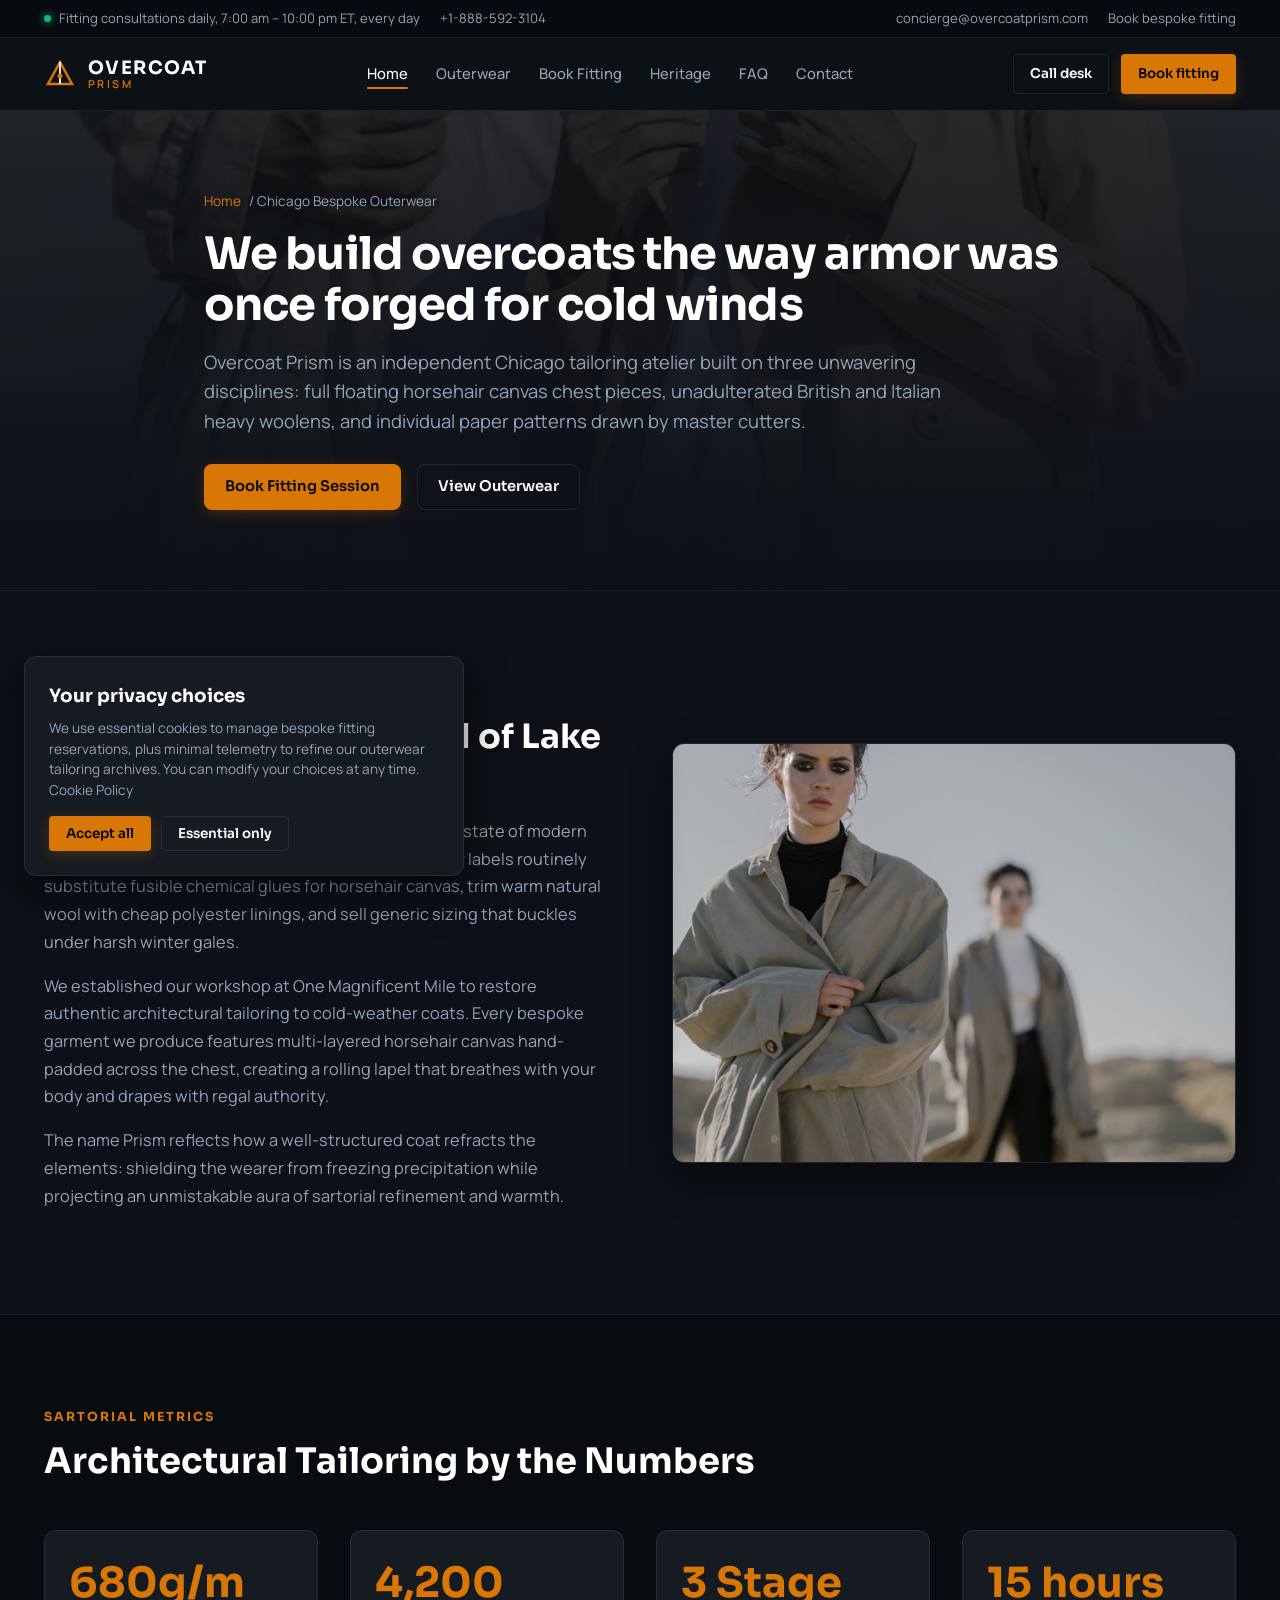
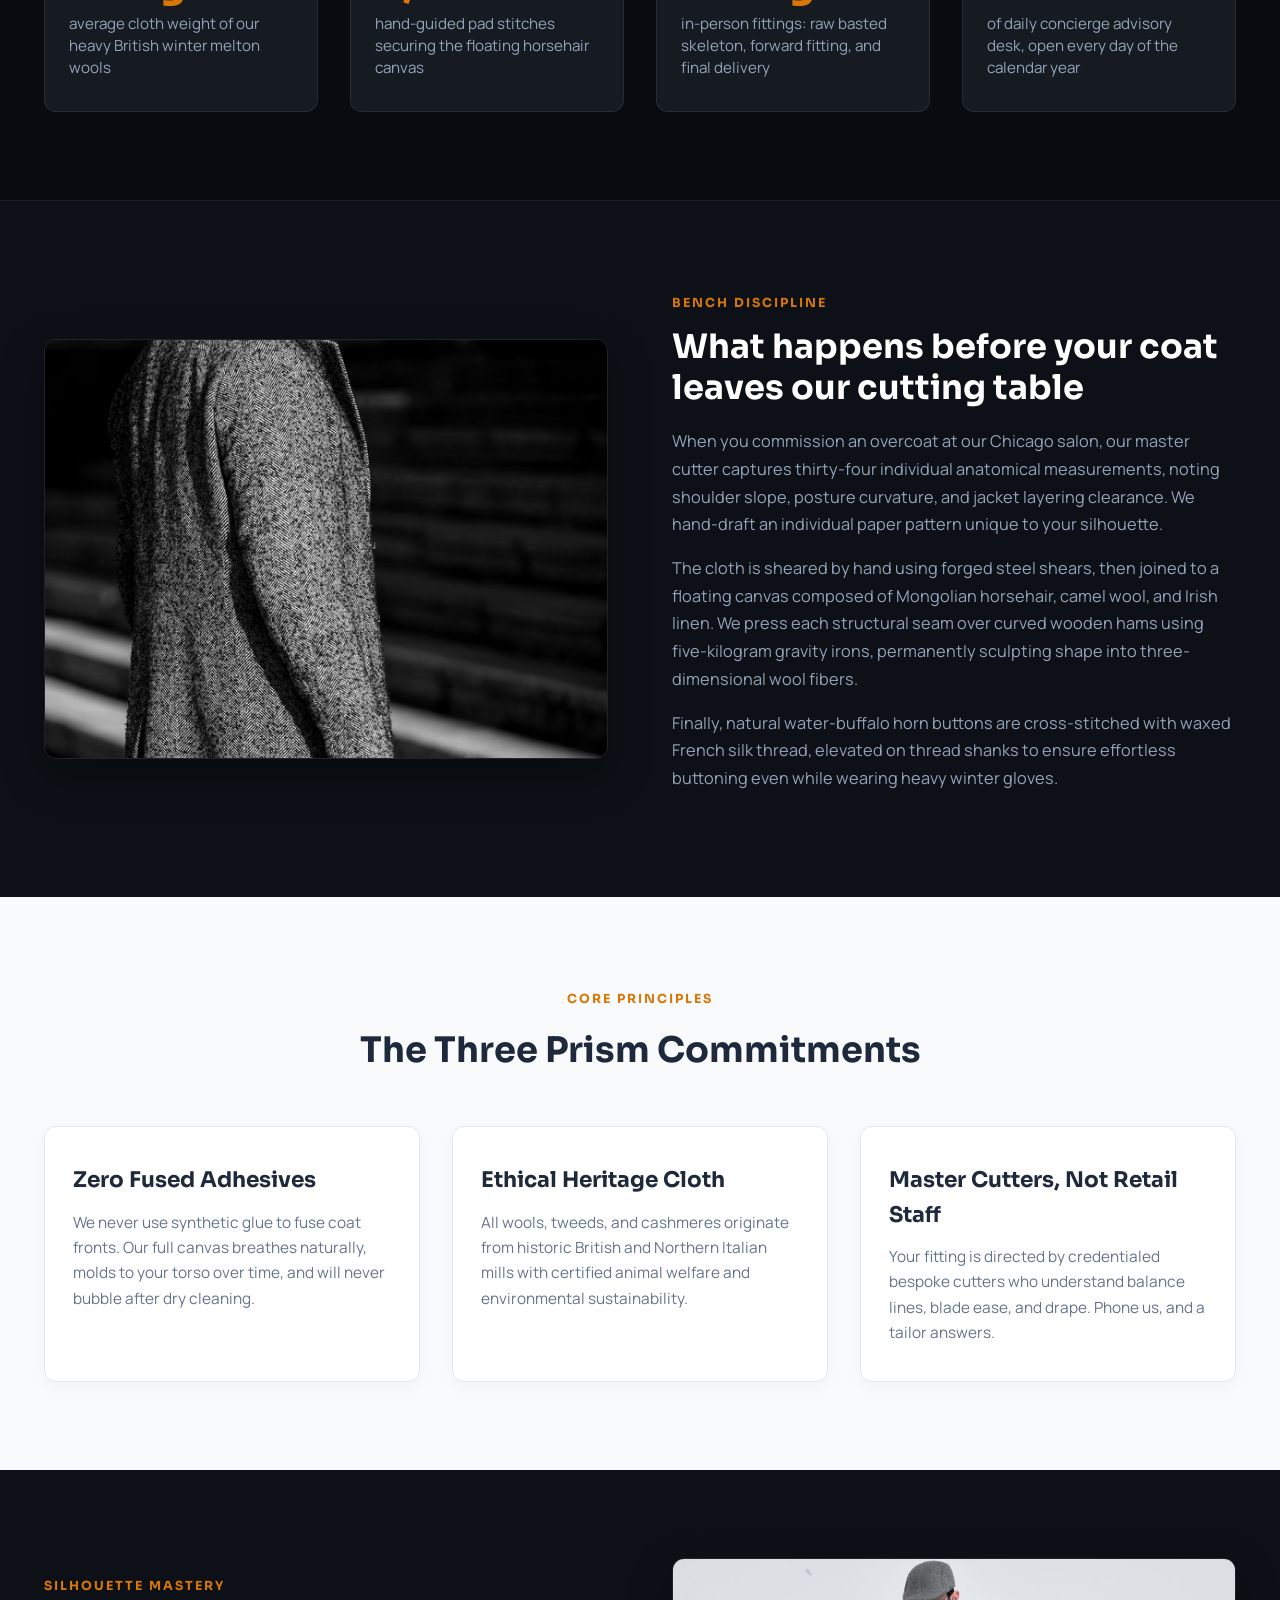
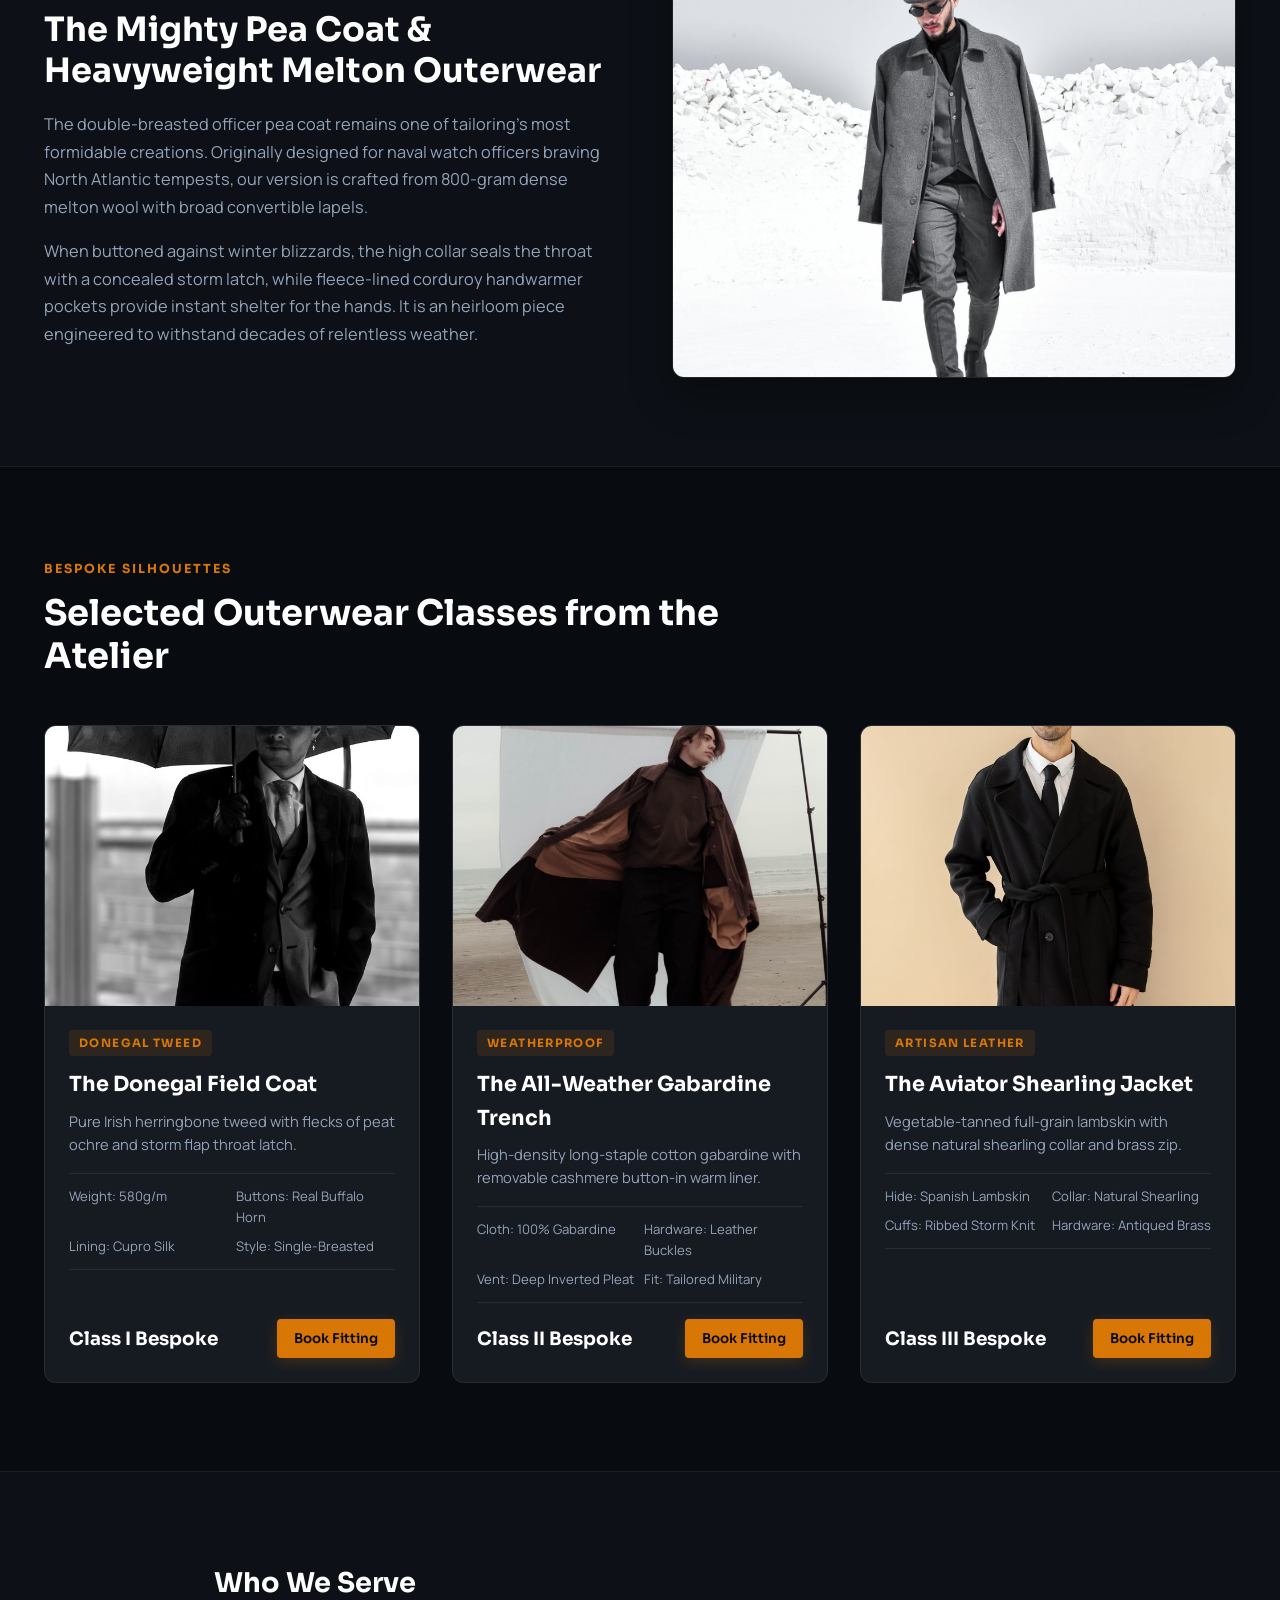
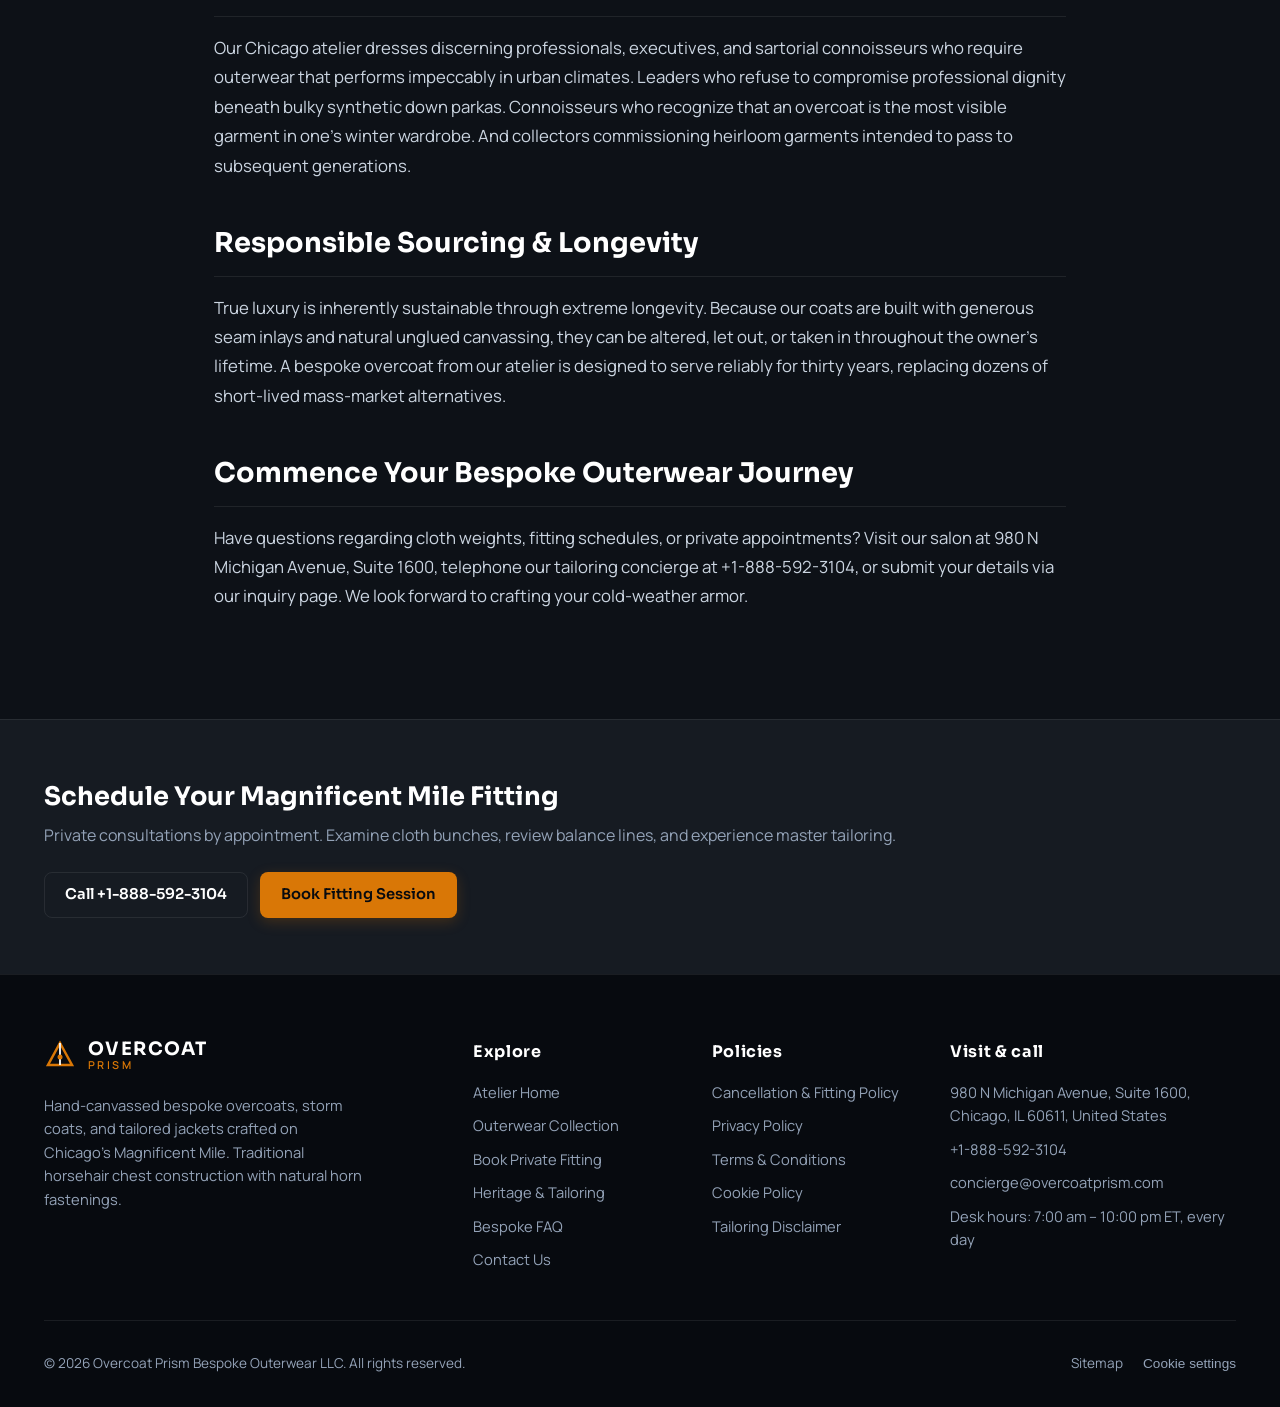
<file: index.html>
<!DOCTYPE html>
<html lang="en">
<head>
<meta charset="utf-8">
<meta name="viewport" content="width=device-width, initial-scale=1">
<title>Overcoat Prism | Bespoke Winter Overcoats &amp; Tailored Jackets Chicago</title>
<meta name="description" content="Discover Overcoat Prism: Chicago's premier bespoke outerwear atelier. Hand-canvassed melton wool greatcoats, cashmere balmacaans, and storm jackets.">
<meta name="robots" content="index, follow">
<link rel="canonical" href="https://overcoatprism.com/index.html">
<meta property="og:type" content="website">
<meta property="og:site_name" content="Overcoat Prism">
<meta property="og:title" content="Overcoat Prism | Bespoke Winter Overcoats &amp; Tailored Jackets">
<meta property="og:description" content="Handcrafted bespoke outerwear, storm overcoats, and wool tailoring from our Chicago Magnificent Mile atelier.">
<meta property="og:url" content="https://overcoatprism.com/index.html">
<meta property="og:image" content="https://overcoatprism.com/assets/images/overcoatprism_asset_1.jpg">
<meta name="theme-color" content="#0D1117">
<link rel="preconnect" href="https://fonts.googleapis.com">
<link rel="preconnect" href="https://fonts.gstatic.com" crossorigin>
<link href="https://fonts.googleapis.com/css2?family=Manrope:wght@400;500;600;700&family=Sora:wght@500;600;700&display=swap" rel="stylesheet">
<link rel="stylesheet" href="assets/css/style.css">
<!-- Google tag (gtag.js) -->
<script async src="https://www.googletagmanager.com/gtag/js?id=G-0LY0HY7L01"></script>
<script>
  window.dataLayer = window.dataLayer || [];
  function gtag(){dataLayer.push(arguments);}
  gtag('js', new Date());
  gtag('config', 'G-0LY0HY7L01');
</script>
</head>
<body>
<a class="skip" href="#main">Skip to content</a>
<div class="utility"><div class="wrap">
  <div class="u-left"><span><span class="dot" aria-hidden="true"></span>Fitting consultations daily, 7:00 am – 10:00 pm ET, every day</span><a href="tel:+18885923104">+1-888-592-3104</a></div>
  <div class="u-right"><a href="mailto:concierge@overcoatprism.com">concierge@overcoatprism.com</a><a href="booking.html">Book bespoke fitting</a></div>
</div></div>
<header class="site-header"><div class="wrap">
  <a class="brand" href="index.html" aria-label="Overcoat Prism home"><span class="brand-mark"><svg viewBox="0 0 32 32" aria-hidden="true"><polygon points="16,4 28,26 4,26" fill="none" stroke="#D97706" stroke-width="2.5"/><line x1="16" y1="4" x2="16" y2="26" stroke="#fff" stroke-width="1.8"/><circle cx="16" cy="18" r="2.5" fill="#D97706"/></svg></span><span class="brand-text"><strong>OVERCOAT</strong><span>PRISM</span></span></a>
  <nav class="main-nav" id="main-nav" aria-label="Main"><ul><li><a href="index.html" aria-current="page">Home</a></li><li><a href="products.html">Outerwear</a></li><li><a href="booking.html">Book Fitting</a></li><li><a href="about.html">Heritage</a></li><li><a href="faq.html">FAQ</a></li><li><a href="contact.html">Contact</a></li><li class="nav-only-mobile"><a href="booking.html">Book Fitting</a></li></ul></nav>
  <div class="header-cta"><a class="btn btn-ghost btn-sm" href="tel:+18885923104">Call desk</a><a class="btn btn-accent btn-sm" href="booking.html">Book fitting</a>
  <button class="nav-toggle" type="button" aria-label="Open menu" aria-controls="main-nav" aria-expanded="false"><span></span></button></div>
</div></header>
<main id="main">

<section class="page-hero">
  <img src="assets/images/overcoatprism_asset_1.jpg" alt="Man and woman in tailored camel wool overcoats posing in outdoor winter daylight" width="1400" height="900" fetchpriority="high">
  <div class="wrap">
    <nav class="crumbs" aria-label="Breadcrumb"><a href="index.html">Home</a> / Chicago Bespoke Outerwear</nav>
    <h1>We build overcoats the way armor was once forged for cold winds</h1>
    <p>Overcoat Prism is an independent Chicago tailoring atelier built on three unwavering disciplines: full floating horsehair canvas chest pieces, unadulterated British and Italian heavy woolens, and individual paper patterns drawn by master cutters.</p>
    <div style="display:flex;gap:16px;margin-top:28px;flex-wrap:wrap">
      <a class="btn btn-accent" href="booking.html">Book Fitting Session</a>
      <a class="btn btn-ghost" href="products.html">View Outerwear</a>
    </div>
  </div>
</section>

<section class="section">
  <div class="wrap split">
    <div>
      <span class="kicker">Atelier Genesis</span>
      <h2>Born from the bitter chill of Lake Michigan winds</h2>
      <p>Overcoat Prism was founded in response to the fragile state of modern commercial outerwear. High-street coats and designer labels routinely substitute fusible chemical glues for horsehair canvas, trim warm natural wool with cheap polyester linings, and sell generic sizing that buckles under harsh winter gales.</p>
      <p>We established our workshop at One Magnificent Mile to restore authentic architectural tailoring to cold-weather coats. Every bespoke garment we produce features multi-layered horsehair canvas hand-padded across the chest, creating a rolling lapel that breathes with your body and drapes with regal authority.</p>
      <p>The name Prism reflects how a well-structured coat refracts the elements: shielding the wearer from freezing precipitation while projecting an unmistakable aura of sartorial refinement and warmth.</p>
    </div>
    <img src="assets/images/overcoatprism_asset_2.jpg" alt="Bespoke tailored wool overcoat showing hand-sewn lapel pick stitching and structure" width="1000" height="667" loading="lazy">
  </div>
</section>

<section class="section section-dark">
  <div class="wrap">
    <div class="sec-head"><div class="intro"><span class="kicker">Sartorial Metrics</span><h2 style="color:#fff">Architectural Tailoring by the Numbers</h2></div></div>
    <div class="numbers">
      <div class="number"><b>680g/m</b><span>average cloth weight of our heavy British winter melton wools</span></div>
      <div class="number"><b>4,200</b><span>hand-guided pad stitches securing the floating horsehair canvas</span></div>
      <div class="number"><b>3 Stage</b><span>in-person fittings: raw basted skeleton, forward fitting, and final delivery</span></div>
      <div class="number"><b>15 hours</b><span>of daily concierge advisory desk, open every day of the calendar year</span></div>
    </div>
  </div>
</section>

<section class="section">
  <div class="wrap split">
    <img src="assets/images/overcoatprism_asset_3.jpg" alt="Master tailor fitting a structured cashmere jacket on canvas mannequin in atelier" width="1000" height="667" loading="lazy">
    <div>
      <span class="kicker">Bench Discipline</span>
      <h2>What happens before your coat leaves our cutting table</h2>
      <p>When you commission an overcoat at our Chicago salon, our master cutter captures thirty-four individual anatomical measurements, noting shoulder slope, posture curvature, and jacket layering clearance. We hand-draft an individual paper pattern unique to your silhouette.</p>
      <p>The cloth is sheared by hand using forged steel shears, then joined to a floating canvas composed of Mongolian horsehair, camel wool, and Irish linen. We press each structural seam over curved wooden hams using five-kilogram gravity irons, permanently sculpting shape into three-dimensional wool fibers.</p>
      <p>Finally, natural water-buffalo horn buttons are cross-stitched with waxed French silk thread, elevated on thread shanks to ensure effortless buttoning even while wearing heavy winter gloves.</p>
    </div>
  </div>
</section>

<section class="section section-white">
  <div class="wrap">
    <div class="sec-center"><span class="kicker">Core Principles</span><h2>The Three Prism Commitments</h2></div>
    <div class="values">
      <div class="value"><h3>Zero Fused Adhesives</h3><p>We never use synthetic glue to fuse coat fronts. Our full canvas breathes naturally, molds to your torso over time, and will never bubble after dry cleaning.</p></div>
      <div class="value"><h3>Ethical Heritage Cloth</h3><p>All wools, tweeds, and cashmeres originate from historic British and Northern Italian mills with certified animal welfare and environmental sustainability.</p></div>
      <div class="value"><h3>Master Cutters, Not Retail Staff</h3><p>Your fitting is directed by credentialed bespoke cutters who understand balance lines, blade ease, and drape. Phone us, and a tailor answers.</p></div>
    </div>
  </div>
</section>

<section class="section">
  <div class="wrap split">
    <div>
      <span class="kicker">Silhouette Mastery</span>
      <h2>The Mighty Pea Coat &amp; Heavyweight Melton Outerwear</h2>
      <p>The double-breasted officer pea coat remains one of tailoring's most formidable creations. Originally designed for naval watch officers braving North Atlantic tempests, our version is crafted from 800-gram dense melton wool with broad convertible lapels.</p>
      <p>When buttoned against winter blizzards, the high collar seals the throat with a concealed storm latch, while fleece-lined corduroy handwarmer pockets provide instant shelter for the hands. It is an heirloom piece engineered to withstand decades of relentless weather.</p>
    </div>
    <img src="assets/images/overcoatprism_asset_4.jpg" alt="Heavyweight charcoal melton wool pea coat with double-breasted horn button closure" width="1000" height="667" loading="lazy">
  </div>
</section>

<section class="section section-dark">
  <div class="wrap">
    <div class="sec-head"><div class="intro"><span class="kicker">Bespoke Silhouettes</span><h2 style="color:#fff">Selected Outerwear Classes from the Atelier</h2></div></div>
    <div class="jacket-grid">
      <div class="jacket-card">
        <img class="jacket-img" src="assets/images/overcoatprism_asset_5.jpg" alt="Tailored herringbone tweed overcoat draped over arm of client" loading="lazy">
        <div class="jacket-body">
          <span class="jacket-badge">Donegal Tweed</span>
          <h3>The Donegal Field Coat</h3>
          <p style="color:var(--text-muted);font-size:0.92rem">Pure Irish herringbone tweed with flecks of peat ochre and storm flap throat latch.</p>
          <div class="jacket-specs">
            <span>Weight: 580g/m</span>
            <span>Buttons: Real Buffalo Horn</span>
            <span>Lining: Cupro Silk</span>
            <span>Style: Single-Breasted</span>
          </div>
          <div class="jacket-footer">
            <span class="jacket-tier">Class I Bespoke</span>
            <a class="btn btn-accent btn-sm" href="booking.html">Book Fitting</a>
          </div>
        </div>
      </div>
      <div class="jacket-card">
        <img class="jacket-img" src="assets/images/overcoatprism_asset_6.jpg" alt="Classic trench coat with storm flap, buckled waist belt, and water-repellent gabardine" loading="lazy">
        <div class="jacket-body">
          <span class="jacket-badge">Weatherproof</span>
          <h3>The All-Weather Gabardine Trench</h3>
          <p style="color:var(--text-muted);font-size:0.92rem">High-density long-staple cotton gabardine with removable cashmere button-in warm liner.</p>
          <div class="jacket-specs">
            <span>Cloth: 100% Gabardine</span>
            <span>Hardware: Leather Buckles</span>
            <span>Vent: Deep Inverted Pleat</span>
            <span>Fit: Tailored Military</span>
          </div>
          <div class="jacket-footer">
            <span class="jacket-tier">Class II Bespoke</span>
            <a class="btn btn-accent btn-sm" href="booking.html">Book Fitting</a>
          </div>
        </div>
      </div>
      <div class="jacket-card">
        <img class="jacket-img" src="assets/images/overcoatprism_asset_7.jpg" alt="Handcrafted leather flight jacket with shearling fur collar and ribbed storm cuffs" loading="lazy">
        <div class="jacket-body">
          <span class="jacket-badge">Artisan Leather</span>
          <h3>The Aviator Shearling Jacket</h3>
          <p style="color:var(--text-muted);font-size:0.92rem">Vegetable-tanned full-grain lambskin with dense natural shearling collar and brass zip.</p>
          <div class="jacket-specs">
            <span>Hide: Spanish Lambskin</span>
            <span>Collar: Natural Shearling</span>
            <span>Cuffs: Ribbed Storm Knit</span>
            <span>Hardware: Antiqued Brass</span>
          </div>
          <div class="jacket-footer">
            <span class="jacket-tier">Class III Bespoke</span>
            <a class="btn btn-accent btn-sm" href="booking.html">Book Fitting</a>
          </div>
        </div>
      </div>
    </div>
  </div>
</section>

<section class="section">
  <div class="wrap" style="max-width:900px">
    <div class="prose">
      <h2>Who We Serve</h2>
      <p>Our Chicago atelier dresses discerning professionals, executives, and sartorial connoisseurs who require outerwear that performs impeccably in urban climates. Leaders who refuse to compromise professional dignity beneath bulky synthetic down parkas. Connoisseurs who recognize that an overcoat is the most visible garment in one's winter wardrobe. And collectors commissioning heirloom garments intended to pass to subsequent generations.</p>
      <h2>Responsible Sourcing &amp; Longevity</h2>
      <p>True luxury is inherently sustainable through extreme longevity. Because our coats are built with generous seam inlays and natural unglued canvassing, they can be altered, let out, or taken in throughout the owner's lifetime. A bespoke overcoat from our atelier is designed to serve reliably for thirty years, replacing dozens of short-lived mass-market alternatives.</p>
      <h2>Commence Your Bespoke Outerwear Journey</h2>
      <p>Have questions regarding cloth weights, fitting schedules, or private appointments? Visit our salon at 980 N Michigan Avenue, Suite 1600, telephone our tailoring concierge at <a href="tel:+18885923104">+1-888-592-3104</a>, or submit your details via our <a href="contact.html">inquiry page</a>. We look forward to crafting your cold-weather armor.</p>
    </div>
  </div>
</section>

<section class="section-tight" style="background:var(--surface);border-top:1px solid var(--surface-border)">
  <div class="wrap" style="display:flex;justify-content:space-between;align-items:center;flex-wrap:wrap;gap:24px">
    <div>
      <h3 style="font-family:var(--font-heading);font-size:1.6rem;color:#fff;margin-bottom:6px">Schedule Your Magnificent Mile Fitting</h3>
      <p style="color:var(--text-muted)">Private consultations by appointment. Examine cloth bunches, review balance lines, and experience master tailoring.</p>
    </div>
    <div style="display:flex;gap:12px">
      <a class="btn btn-ghost" href="tel:+18885923104">Call +1-888-592-3104</a>
      <a class="btn btn-accent" href="booking.html">Book Fitting Session</a>
    </div>
  </div>
</section>

</main>
<footer class="site-footer"><div class="wrap">
  <div class="f-top">
    <div>
      <a class="brand" href="index.html" aria-label="Overcoat Prism home"><span class="brand-mark"><svg viewBox="0 0 32 32" aria-hidden="true"><polygon points="16,4 28,26 4,26" fill="none" stroke="#D97706" stroke-width="2.5"/><line x1="16" y1="4" x2="16" y2="26" stroke="#fff" stroke-width="1.8"/><circle cx="16" cy="18" r="2.5" fill="#D97706"/></svg></span><span class="brand-text"><strong>OVERCOAT</strong><span>PRISM</span></span></a>
      <p class="f-about">Hand-canvassed bespoke overcoats, storm coats, and tailored jackets crafted on Chicago's Magnificent Mile. Traditional horsehair chest construction with natural horn fastenings.</p>
    </div>
    <div><h2>Explore</h2><ul>
      <li><a href="index.html">Atelier Home</a></li><li><a href="products.html">Outerwear Collection</a></li><li><a href="booking.html">Book Private Fitting</a></li>
      <li><a href="about.html">Heritage &amp; Tailoring</a></li><li><a href="faq.html">Bespoke FAQ</a></li><li><a href="contact.html">Contact Us</a></li></ul></div>
    <div><h2>Policies</h2><ul>
      <li><a href="cancellation-refund-policy.html">Cancellation &amp; Fitting Policy</a></li><li><a href="privacy-policy.html">Privacy Policy</a></li>
      <li><a href="terms-and-conditions.html">Terms &amp; Conditions</a></li><li><a href="cookie-policy.html">Cookie Policy</a></li>
      <li><a href="disclaimer.html">Tailoring Disclaimer</a></li></ul></div>
    <div><h2>Visit &amp; call</h2><ul>
      <li>980 N Michigan Avenue, Suite 1600, Chicago, IL 60611, United States</li>
      <li><a href="tel:+18885923104">+1-888-592-3104</a></li><li><a href="mailto:concierge@overcoatprism.com">concierge@overcoatprism.com</a></li>
      <li>Desk hours: 7:00 am – 10:00 pm ET, every day</li></ul></div>
  </div>
  <div class="f-bottom"><span>&copy; <span data-year>2026</span> Overcoat Prism Bespoke Outerwear LLC. All rights reserved.</span>
    <ul><li><a href="sitemap.xml">Sitemap</a></li><li><button class="link-btn" type="button" data-open-cookies>Cookie settings</button></li></ul></div>
</div></footer>
<div class="cookie" role="dialog" aria-labelledby="cookie-title" aria-live="polite">
  <h2 id="cookie-title">Your privacy choices</h2>
  <p>We use essential cookies to manage bespoke fitting reservations, plus minimal telemetry to refine our outerwear tailoring archives. You can modify your choices at any time. <a href="cookie-policy.html">Cookie Policy</a></p>
  <div class="row"><button class="btn btn-accent btn-sm" type="button" data-consent="all">Accept all</button><button class="btn btn-ghost btn-sm" type="button" data-consent="essential">Essential only</button></div>
</div>
<button class="to-top" type="button" aria-label="Back to top"><svg width="20" height="20" viewBox="0 0 24 24" fill="none" stroke="currentColor" stroke-width="2.5" aria-hidden="true"><path d="M12 19V5M5 12l7-7 7 7"/></svg></button>
<script src="assets/js/main.js" defer></script>
</body>
</html>
</file>
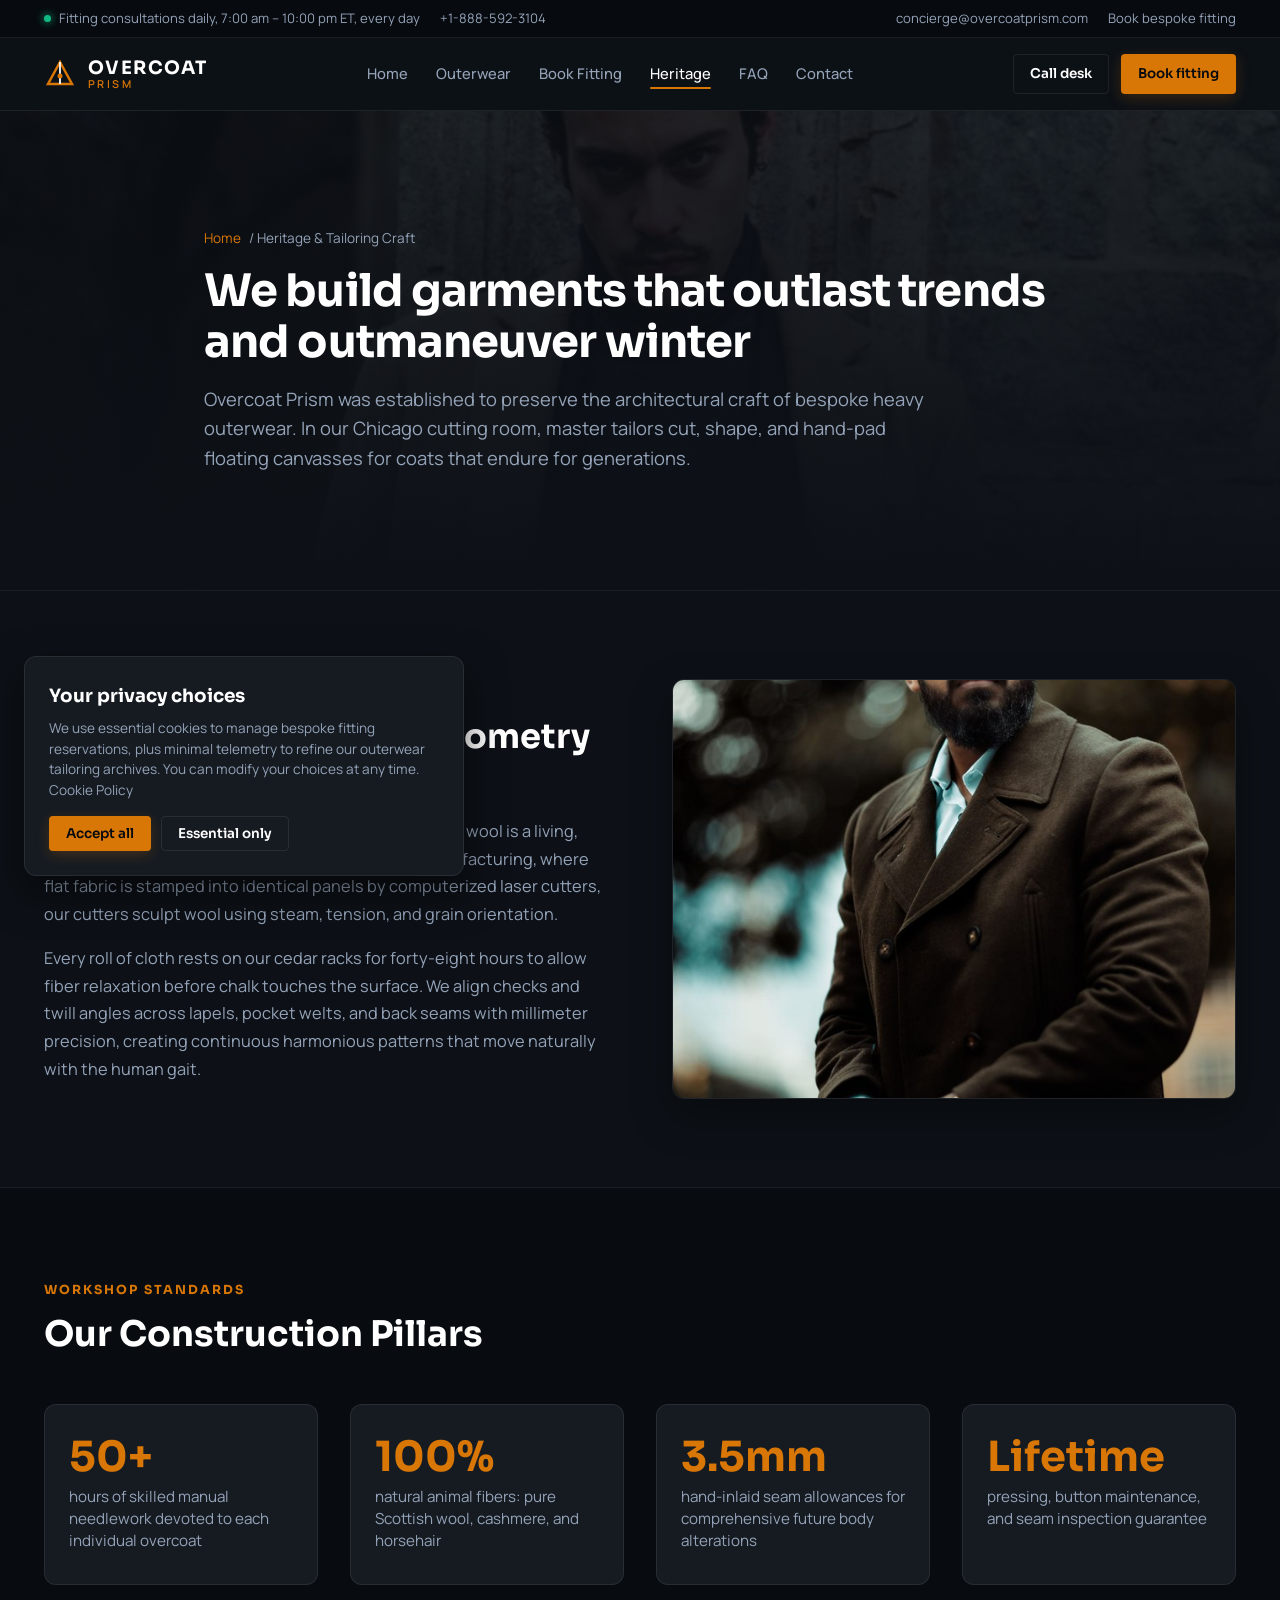
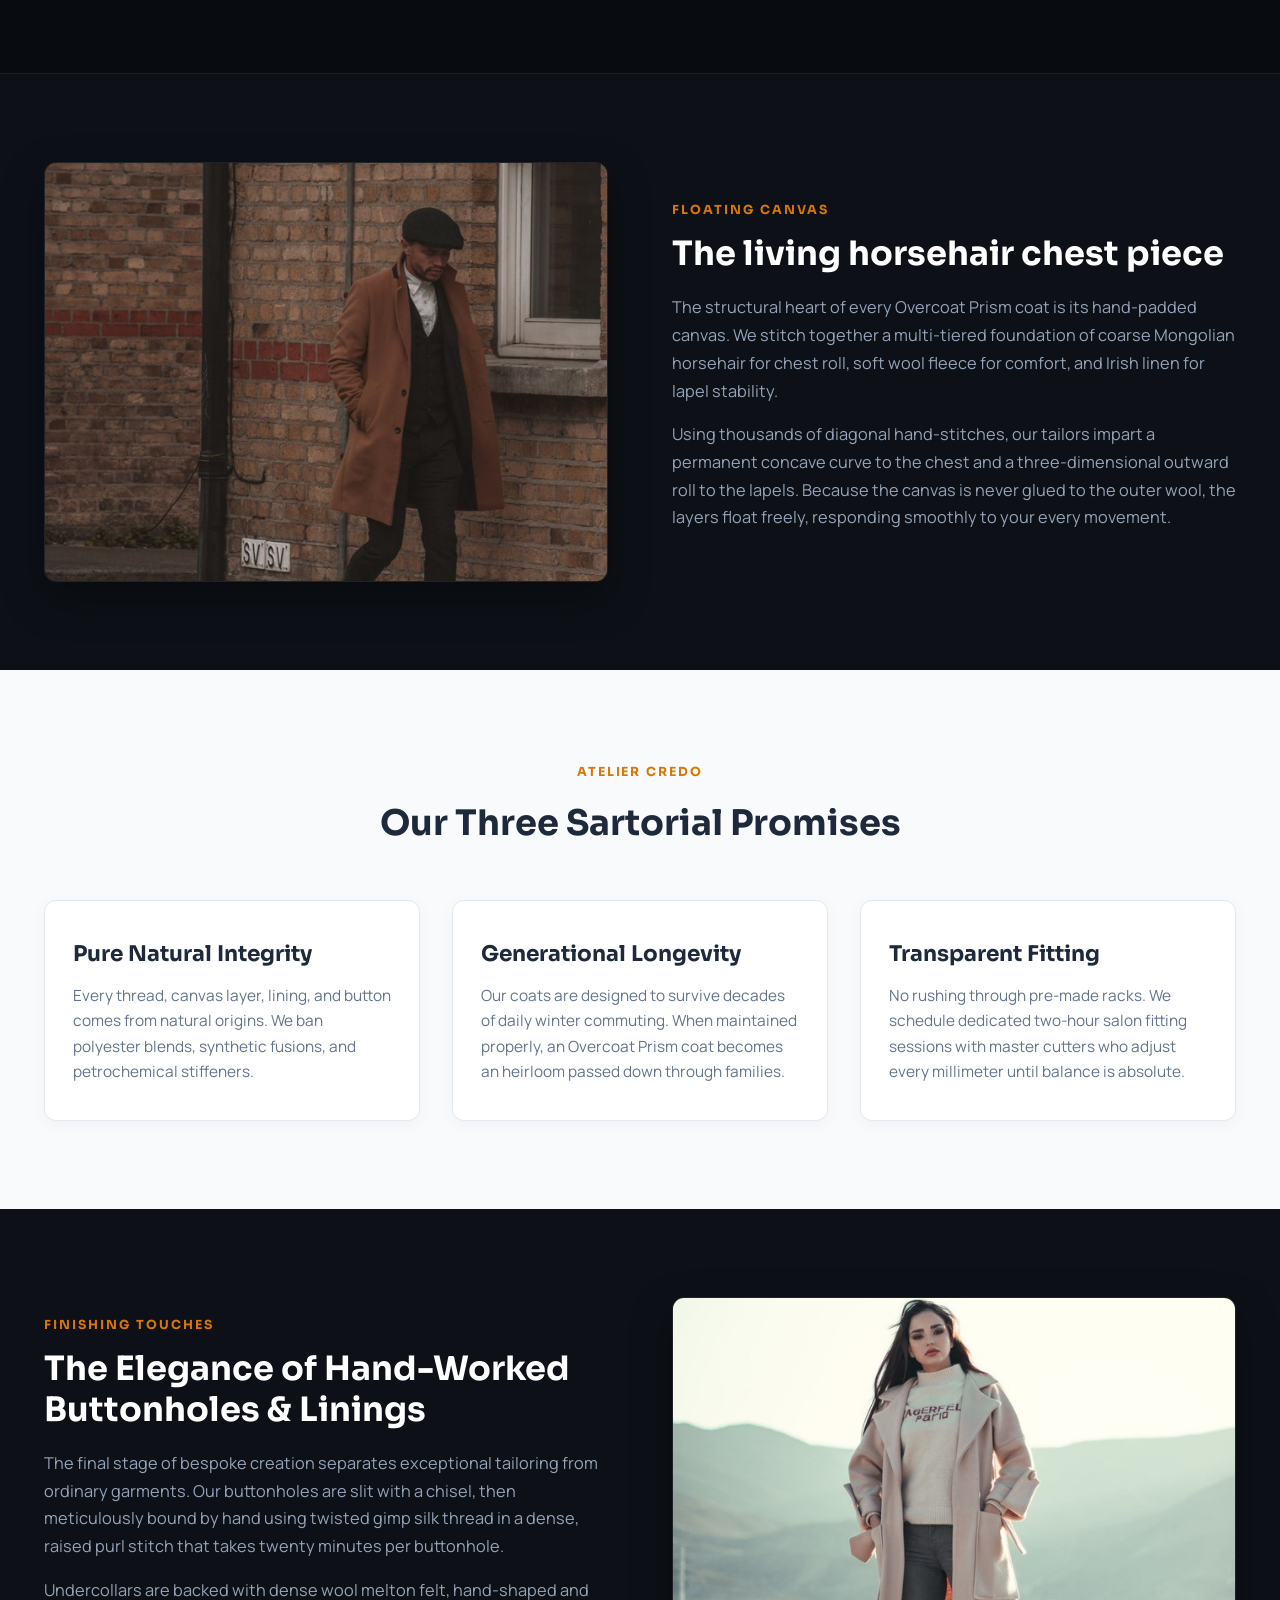
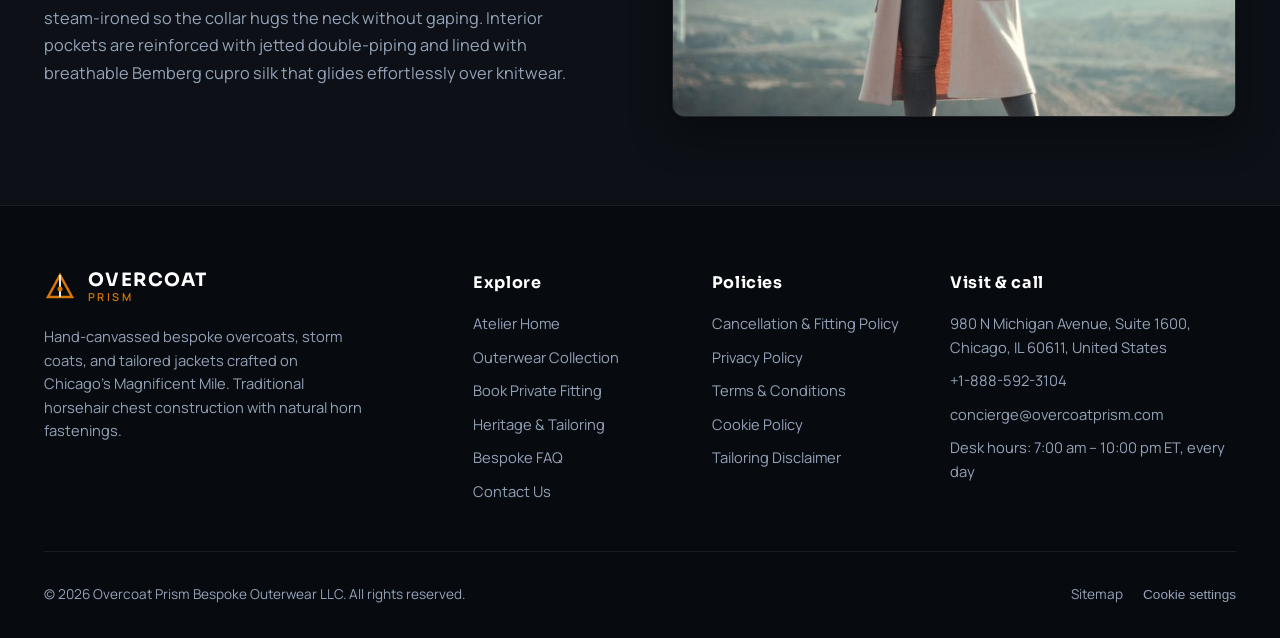
<file: about.html>
<!DOCTYPE html>
<html lang="en">
<head>
<meta charset="utf-8">
<meta name="viewport" content="width=device-width, initial-scale=1">
<title>Heritage &amp; Tailoring Craft | Overcoat Prism Chicago</title>
<meta name="description" content="Discover the bespoke tailoring heritage, floating horsehair canvas craftsmanship, and wool provenance of Overcoat Prism in Chicago.">
<meta name="robots" content="index, follow">
<link rel="canonical" href="https://overcoatprism.com/about.html">
<meta property="og:type" content="website">
<meta property="og:site_name" content="Overcoat Prism">
<meta property="og:title" content="Heritage &amp; Tailoring Craft | Overcoat Prism">
<meta property="og:description" content="Learn about our Chicago bespoke tailoring workshop, British wool provenance, and hand-canvassed overcoats.">
<meta property="og:url" content="https://overcoatprism.com/about.html">
<meta property="og:image" content="https://overcoatprism.com/assets/images/overcoatprism_asset_8.jpg">
<meta name="theme-color" content="#0D1117">
<link rel="preconnect" href="https://fonts.googleapis.com">
<link rel="preconnect" href="https://fonts.gstatic.com" crossorigin>
<link href="https://fonts.googleapis.com/css2?family=Manrope:wght@400;500;600;700&family=Sora:wght@500;600;700&display=swap" rel="stylesheet">
<link rel="stylesheet" href="assets/css/style.css">
<!-- Google tag (gtag.js) -->
<script async src="https://www.googletagmanager.com/gtag/js?id=G-0LY0HY7L01"></script>
<script>
  window.dataLayer = window.dataLayer || [];
  function gtag(){dataLayer.push(arguments);}
  gtag('js', new Date());
  gtag('config', 'G-0LY0HY7L01');
</script>
</head>
<body>
<a class="skip" href="#main">Skip to content</a>
<div class="utility"><div class="wrap">
  <div class="u-left"><span><span class="dot" aria-hidden="true"></span>Fitting consultations daily, 7:00 am – 10:00 pm ET, every day</span><a href="tel:+18885923104">+1-888-592-3104</a></div>
  <div class="u-right"><a href="mailto:concierge@overcoatprism.com">concierge@overcoatprism.com</a><a href="booking.html">Book bespoke fitting</a></div>
</div></div>
<header class="site-header"><div class="wrap">
  <a class="brand" href="index.html" aria-label="Overcoat Prism home"><span class="brand-mark"><svg viewBox="0 0 32 32" aria-hidden="true"><polygon points="16,4 28,26 4,26" fill="none" stroke="#D97706" stroke-width="2.5"/><line x1="16" y1="4" x2="16" y2="26" stroke="#fff" stroke-width="1.8"/><circle cx="16" cy="18" r="2.5" fill="#D97706"/></svg></span><span class="brand-text"><strong>OVERCOAT</strong><span>PRISM</span></span></a>
  <nav class="main-nav" id="main-nav" aria-label="Main"><ul><li><a href="index.html">Home</a></li><li><a href="products.html">Outerwear</a></li><li><a href="booking.html">Book Fitting</a></li><li><a href="about.html" aria-current="page">Heritage</a></li><li><a href="faq.html">FAQ</a></li><li><a href="contact.html">Contact</a></li><li class="nav-only-mobile"><a href="booking.html">Book Fitting</a></li></ul></nav>
  <div class="header-cta"><a class="btn btn-ghost btn-sm" href="tel:+18885923104">Call desk</a><a class="btn btn-accent btn-sm" href="booking.html">Book fitting</a>
  <button class="nav-toggle" type="button" aria-label="Open menu" aria-controls="main-nav" aria-expanded="false"><span></span></button></div>
</div></header>
<main id="main">

<section class="page-hero">
  <img src="assets/images/overcoatprism_asset_8.jpg" alt="Bespoke navy cashmere overcoat tailored with sharp roped shoulders and ticket pocket" width="1400" height="900" fetchpriority="high">
  <div class="wrap">
    <nav class="crumbs" aria-label="Breadcrumb"><a href="index.html">Home</a> / Heritage &amp; Tailoring Craft</nav>
    <h1>We build garments that outlast trends and outmaneuver winter</h1>
    <p>Overcoat Prism was established to preserve the architectural craft of bespoke heavy outerwear. In our Chicago cutting room, master tailors cut, shape, and hand-pad floating canvasses for coats that endure for generations.</p>
  </div>
</section>

<section class="section">
  <div class="wrap split">
    <div>
      <span class="kicker">The Cutting Bench</span>
      <h2>Honoring the ancient geometry of cloth manipulation</h2>
      <p>True bespoke tailoring begins with understanding that wool is a living, responsive organic fiber. Unlike automated mass manufacturing, where flat fabric is stamped into identical panels by computerized laser cutters, our cutters sculpt wool using steam, tension, and grain orientation.</p>
      <p>Every roll of cloth rests on our cedar racks for forty-eight hours to allow fiber relaxation before chalk touches the surface. We align checks and twill angles across lapels, pocket welts, and back seams with millimeter precision, creating continuous harmonious patterns that move naturally with the human gait.</p>
    </div>
    <img src="assets/images/overcoatprism_asset_9.jpg" alt="Tailoring workbench flat lay: heavy forged fabric shears, chalk, measuring tape, and wool swatches" width="1000" height="667" loading="lazy">
  </div>
</section>

<section class="section section-dark">
  <div class="wrap">
    <div class="sec-head"><div class="intro"><span class="kicker">Workshop Standards</span><h2 style="color:#fff">Our Construction Pillars</h2></div></div>
    <div class="numbers">
      <div class="number"><b>50+</b><span>hours of skilled manual needlework devoted to each individual overcoat</span></div>
      <div class="number"><b>100%</b><span>natural animal fibers: pure Scottish wool, cashmere, and horsehair</span></div>
      <div class="number"><b>3.5mm</b><span>hand-inlaid seam allowances for comprehensive future body alterations</span></div>
      <div class="number"><b>Lifetime</b><span>pressing, button maintenance, and seam inspection guarantee</span></div>
    </div>
  </div>
</section>

<section class="section">
  <div class="wrap split">
    <img src="assets/images/overcoatprism_asset_10.jpg" alt="Tailor hand-basting canvas chest piece into wool overcoat body with contrast silk thread" width="1000" height="667" loading="lazy">
    <div>
      <span class="kicker">Floating Canvas</span>
      <h2>The living horsehair chest piece</h2>
      <p>The structural heart of every Overcoat Prism coat is its hand-padded canvas. We stitch together a multi-tiered foundation of coarse Mongolian horsehair for chest roll, soft wool fleece for comfort, and Irish linen for lapel stability.</p>
      <p>Using thousands of diagonal hand-stitches, our tailors impart a permanent concave curve to the chest and a three-dimensional outward roll to the lapels. Because the canvas is never glued to the outer wool, the layers float freely, responding smoothly to your every movement.</p>
    </div>
  </div>
</section>

<section class="section section-white">
  <div class="wrap">
    <div class="sec-center"><span class="kicker">Atelier Credo</span><h2>Our Three Sartorial Promises</h2></div>
    <div class="values">
      <div class="value"><h3>Pure Natural Integrity</h3><p>Every thread, canvas layer, lining, and button comes from natural origins. We ban polyester blends, synthetic fusions, and petrochemical stiffeners.</p></div>
      <div class="value"><h3>Generational Longevity</h3><p>Our coats are designed to survive decades of daily winter commuting. When maintained properly, an Overcoat Prism coat becomes an heirloom passed down through families.</p></div>
      <div class="value"><h3>Transparent Fitting</h3><p>No rushing through pre-made racks. We schedule dedicated two-hour salon fitting sessions with master cutters who adjust every millimeter until balance is absolute.</p></div>
    </div>
  </div>
</section>

<section class="section">
  <div class="wrap split">
    <div>
      <span class="kicker">Finishing Touches</span>
      <h2>The Elegance of Hand-Worked Buttonholes &amp; Linings</h2>
      <p>The final stage of bespoke creation separates exceptional tailoring from ordinary garments. Our buttonholes are slit with a chisel, then meticulously bound by hand using twisted gimp silk thread in a dense, raised purl stitch that takes twenty minutes per buttonhole.</p>
      <p>Undercollars are backed with dense wool melton felt, hand-shaped and steam-ironed so the collar hugs the neck without gaping. Interior pockets are reinforced with jetted double-piping and lined with breathable Bemberg cupro silk that glides effortlessly over knitwear.</p>
    </div>
    <img src="assets/images/overcoatprism_asset_11.jpg" alt="Elegant camel cashmere coat with notched lapels and hand-finished buttonholes" width="1000" height="667" loading="lazy">
  </div>
</section>

</main>
<footer class="site-footer"><div class="wrap">
  <div class="f-top">
    <div>
      <a class="brand" href="index.html" aria-label="Overcoat Prism home"><span class="brand-mark"><svg viewBox="0 0 32 32" aria-hidden="true"><polygon points="16,4 28,26 4,26" fill="none" stroke="#D97706" stroke-width="2.5"/><line x1="16" y1="4" x2="16" y2="26" stroke="#fff" stroke-width="1.8"/><circle cx="16" cy="18" r="2.5" fill="#D97706"/></svg></span><span class="brand-text"><strong>OVERCOAT</strong><span>PRISM</span></span></a>
      <p class="f-about">Hand-canvassed bespoke overcoats, storm coats, and tailored jackets crafted on Chicago's Magnificent Mile. Traditional horsehair chest construction with natural horn fastenings.</p>
    </div>
    <div><h2>Explore</h2><ul>
      <li><a href="index.html">Atelier Home</a></li><li><a href="products.html">Outerwear Collection</a></li><li><a href="booking.html">Book Private Fitting</a></li>
      <li><a href="about.html">Heritage &amp; Tailoring</a></li><li><a href="faq.html">Bespoke FAQ</a></li><li><a href="contact.html">Contact Us</a></li></ul></div>
    <div><h2>Policies</h2><ul>
      <li><a href="cancellation-refund-policy.html">Cancellation &amp; Fitting Policy</a></li><li><a href="privacy-policy.html">Privacy Policy</a></li>
      <li><a href="terms-and-conditions.html">Terms &amp; Conditions</a></li><li><a href="cookie-policy.html">Cookie Policy</a></li>
      <li><a href="disclaimer.html">Tailoring Disclaimer</a></li></ul></div>
    <div><h2>Visit &amp; call</h2><ul>
      <li>980 N Michigan Avenue, Suite 1600, Chicago, IL 60611, United States</li>
      <li><a href="tel:+18885923104">+1-888-592-3104</a></li><li><a href="mailto:concierge@overcoatprism.com">concierge@overcoatprism.com</a></li>
      <li>Desk hours: 7:00 am – 10:00 pm ET, every day</li></ul></div>
  </div>
  <div class="f-bottom"><span>&copy; <span data-year>2026</span> Overcoat Prism Bespoke Outerwear LLC. All rights reserved.</span>
    <ul><li><a href="sitemap.xml">Sitemap</a></li><li><button class="link-btn" type="button" data-open-cookies>Cookie settings</button></li></ul></div>
</div></footer>
<div class="cookie" role="dialog" aria-labelledby="cookie-title" aria-live="polite">
  <h2 id="cookie-title">Your privacy choices</h2>
  <p>We use essential cookies to manage bespoke fitting reservations, plus minimal telemetry to refine our outerwear tailoring archives. You can modify your choices at any time. <a href="cookie-policy.html">Cookie Policy</a></p>
  <div class="row"><button class="btn btn-accent btn-sm" type="button" data-consent="all">Accept all</button><button class="btn btn-ghost btn-sm" type="button" data-consent="essential">Essential only</button></div>
</div>
<button class="to-top" type="button" aria-label="Back to top"><svg width="20" height="20" viewBox="0 0 24 24" fill="none" stroke="currentColor" stroke-width="2.5" aria-hidden="true"><path d="M12 19V5M5 12l7-7 7 7"/></svg></button>
<script src="assets/js/main.js" defer></script>
</body>
</html>
</file>
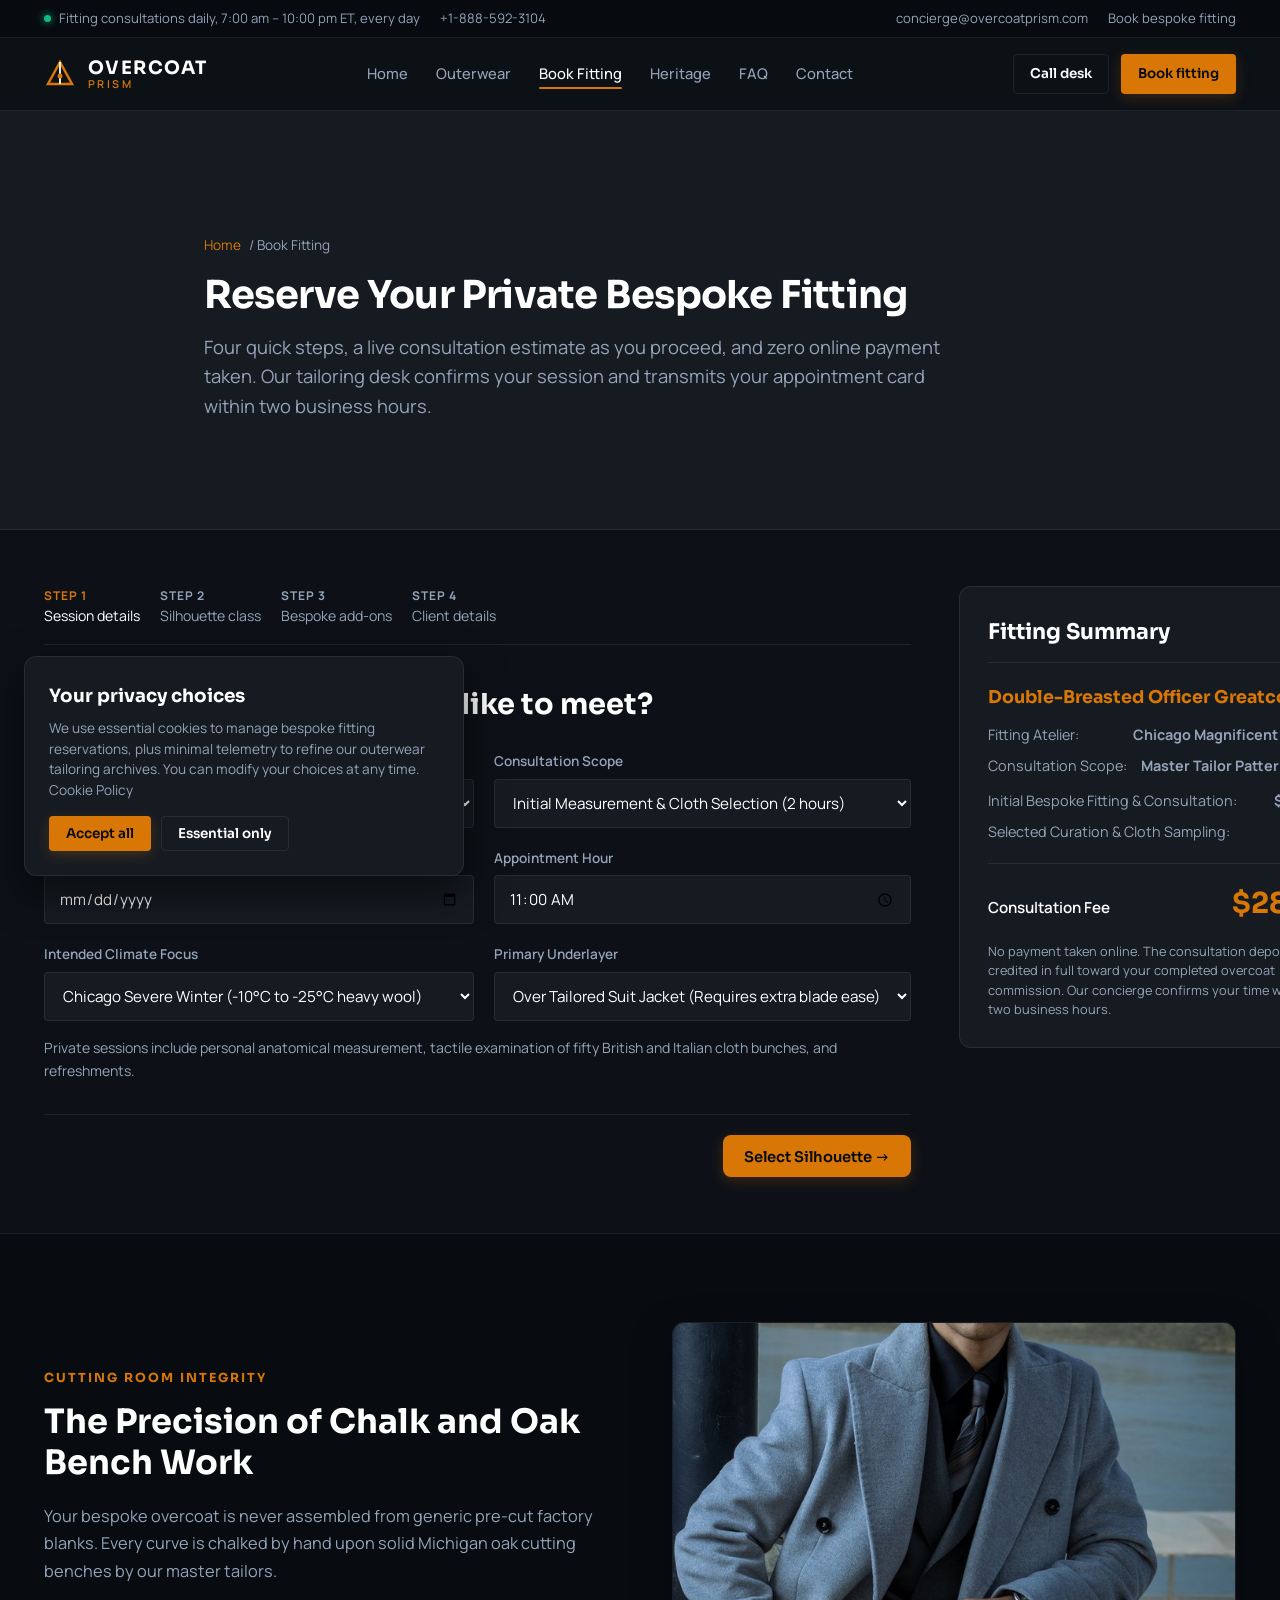
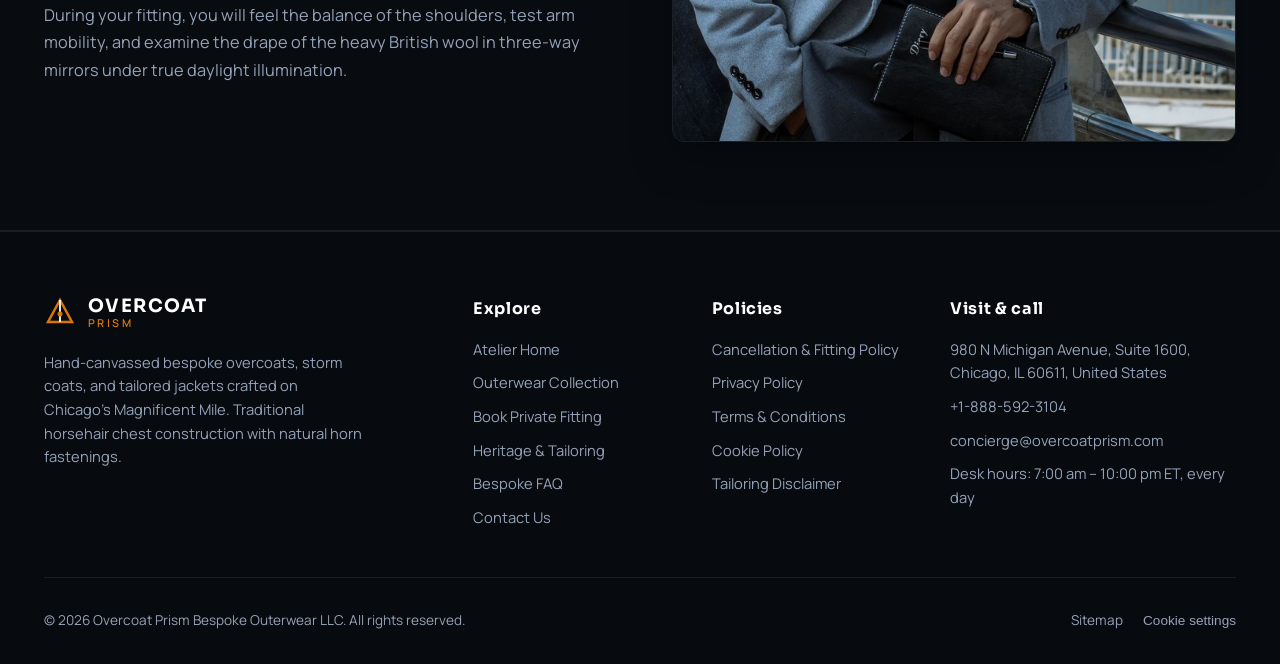
<file: booking.html>
<!DOCTYPE html>
<html lang="en">
<head>
<meta charset="utf-8">
<meta name="viewport" content="width=device-width, initial-scale=1">
<title>Book a Bespoke Fitting Appointment | Overcoat Prism Chicago</title>
<meta name="description" content="Reserve a private bespoke fitting session at our Chicago Magnificent Mile atelier in four simple steps with real-time consultation estimate. No payment taken online.">
<meta name="robots" content="index, follow">
<link rel="canonical" href="https://overcoatprism.com/booking.html">
<meta property="og:type" content="website">
<meta property="og:site_name" content="Overcoat Prism">
<meta property="og:title" content="Book a Bespoke Fitting Appointment | Overcoat Prism">
<meta property="og:description" content="Schedule your private bespoke fitting and wool consultation with master tailors on Chicago's Magnificent Mile.">
<meta property="og:url" content="https://overcoatprism.com/booking.html">
<meta property="og:image" content="https://overcoatprism.com/assets/images/overcoatprism_asset_18.jpg">
<meta name="theme-color" content="#0D1117">
<link rel="preconnect" href="https://fonts.googleapis.com">
<link rel="preconnect" href="https://fonts.gstatic.com" crossorigin>
<link href="https://fonts.googleapis.com/css2?family=Manrope:wght@400;500;600;700&family=Sora:wght@500;600;700&display=swap" rel="stylesheet">
<link rel="stylesheet" href="assets/css/style.css">
<!-- Google tag (gtag.js) -->
<script async src="https://www.googletagmanager.com/gtag/js?id=G-0LY0HY7L01"></script>
<script>
  window.dataLayer = window.dataLayer || [];
  function gtag(){dataLayer.push(arguments);}
  gtag('js', new Date());
  gtag('config', 'G-0LY0HY7L01');
</script>
</head>
<body>
<a class="skip" href="#main">Skip to content</a>
<div class="utility"><div class="wrap">
  <div class="u-left"><span><span class="dot" aria-hidden="true"></span>Fitting consultations daily, 7:00 am – 10:00 pm ET, every day</span><a href="tel:+18885923104">+1-888-592-3104</a></div>
  <div class="u-right"><a href="mailto:concierge@overcoatprism.com">concierge@overcoatprism.com</a><a href="booking.html">Book bespoke fitting</a></div>
</div></div>
<header class="site-header"><div class="wrap">
  <a class="brand" href="index.html" aria-label="Overcoat Prism home"><span class="brand-mark"><svg viewBox="0 0 32 32" aria-hidden="true"><polygon points="16,4 28,26 4,26" fill="none" stroke="#D97706" stroke-width="2.5"/><line x1="16" y1="4" x2="16" y2="26" stroke="#fff" stroke-width="1.8"/><circle cx="16" cy="18" r="2.5" fill="#D97706"/></svg></span><span class="brand-text"><strong>OVERCOAT</strong><span>PRISM</span></span></a>
  <nav class="main-nav" id="main-nav" aria-label="Main"><ul><li><a href="index.html">Home</a></li><li><a href="products.html">Outerwear</a></li><li><a href="booking.html" aria-current="page">Book Fitting</a></li><li><a href="about.html">Heritage</a></li><li><a href="faq.html">FAQ</a></li><li><a href="contact.html">Contact</a></li><li class="nav-only-mobile"><a href="booking.html">Book Fitting</a></li></ul></nav>
  <div class="header-cta"><a class="btn btn-ghost btn-sm" href="tel:+18885923104">Call desk</a><a class="btn btn-accent btn-sm" href="booking.html">Book fitting</a>
  <button class="nav-toggle" type="button" aria-label="Open menu" aria-controls="main-nav" aria-expanded="false"><span></span></button></div>
</div></header>
<main id="main">

<section class="page-hero plain">
  <div class="wrap">
    <nav class="crumbs" aria-label="Breadcrumb"><a href="index.html">Home</a> / Book Fitting</nav>
    <h1>Reserve Your Private Bespoke Fitting</h1>
    <p>Four quick steps, a live consultation estimate as you proceed, and zero online payment taken. Our tailoring desk confirms your session and transmits your appointment card within two business hours.</p>
  </div>
</section>

<section class="section-tight">
  <div class="wrap booking-layout">
    <form id="booking-form" novalidate>
      <ol class="stepper" aria-label="Fitting progress">
        <li data-step="1" class="active"><b>Step 1</b>Session details</li>
        <li data-step="2"><b>Step 2</b>Silhouette class</li>
        <li data-step="3"><b>Step 3</b>Bespoke add-ons</li>
        <li data-step="4"><b>Step 4</b>Client details</li>
      </ol>

      <fieldset class="b-panel active" data-step="1" style="margin:0">
        <h2>When and where would you like to meet?</h2>
        <div class="form-grid">
          <div class="field"><label for="b-loc">Fitting Location</label><select id="b-loc"><option>Chicago Magnificent Mile Salon (980 N Michigan Ave)</option><option>Private Residence Fitting (Greater Chicago Area)</option><option>Executive Office Consultation (The Loop / River North)</option></select></div>
          <div class="field"><label for="b-party">Consultation Scope</label><select id="b-party"><option>Initial Measurement &amp; Cloth Selection (2 hours)</option><option>Skeleton Baste Fitting (Existing Client)</option><option>Forward Fitting &amp; Hemming (Existing Commission)</option></select></div>
          <div class="field"><label for="b-date">Preferred Date</label><input type="date" id="b-date" required><span class="err-msg">Please choose an upcoming calendar date.</span></div>
          <div class="field"><label for="b-time">Appointment Hour</label><input type="time" id="b-time" value="11:00" step="1800"></div>
          <div class="field"><label for="b-climate">Intended Climate Focus</label><select id="b-climate"><option>Chicago Severe Winter (-10&deg;C to -25&deg;C heavy wool)</option><option>Moderate Mid-Season &amp; Rain (Trench / Gabardine)</option><option>Mild Autumn &amp; Evening Cashmere (5&deg;C to 15&deg;C)</option></select></div>
          <div class="field"><label for="b-layer">Primary Underlayer</label><select id="b-layer"><option>Over Tailored Suit Jacket (Requires extra blade ease)</option><option>Over Heavy Knitwear / Chunky Cardigan</option><option>Over Light Dress Shirt Only</option></select></div>
        </div>
        <p style="font-size:.88rem;color:var(--text-muted);margin:16px 0 0">Private sessions include personal anatomical measurement, tactile examination of fifty British and Italian cloth bunches, and refreshments.</p>
        <div class="b-nav"><span></span><button type="button" class="btn btn-accent" data-next>Select Silhouette &rarr;</button></div>
      </fieldset>

      <fieldset class="b-panel" data-step="2" style="margin:0">
        <h2>Select outerwear class</h2>
        <p style="color:var(--text-muted)">Compare weights and design details on our <a href="products.html">outerwear page</a>.</p>
        <div class="vehicle-pick" id="vehicle-pick" role="group" aria-label="Silhouette classes">
          <div class="pick-card selected" data-rate="280">
            <h4>Double-Breasted Officer Greatcoat</h4>
            <p style="font-size:0.85rem;color:var(--text-muted);margin-top:4px">Heavy 750g melton wool with peak lapels and back martingala. $280 consultation.</p>
          </div>
          <div class="pick-card" data-rate="250">
            <h4>Raglan Balmacaan Coat</h4>
            <p style="font-size:0.85rem;color:var(--text-muted);margin-top:4px">Seamless raglan shoulders in Irish tweed with fly front. $250 consultation.</p>
          </div>
          <div class="pick-card" data-rate="290">
            <h4>Single-Breasted Chesterfield</h4>
            <p style="font-size:0.85rem;color:var(--text-muted);margin-top:4px">Formal wool-cashmere with velvet collar and clean lines. $290 consultation.</p>
          </div>
          <div class="pick-card" data-rate="350">
            <h4>Pure Cashmere Polo Coat</h4>
            <p style="font-size:0.85rem;color:var(--text-muted);margin-top:4px">Double-faced Italian cashmere with envelope patch pockets. $350 consultation.</p>
          </div>
        </div>
        <div class="b-nav"><button type="button" class="btn btn-ghost" data-prev>&larr; Back</button><button type="button" class="btn btn-accent" data-next>Add Bespoke Details &rarr;</button></div>
      </fieldset>

      <fieldset class="b-panel" data-step="3" style="margin:0">
        <h2>Optional curatorial details</h2>
        <p style="color:var(--text-muted)">All optional. Full floating horsehair canvas and Bemberg cupro lining are already standard.</p>
        <div class="extras" id="extras-list">
          <div class="extra-item">
            <label class="check"><input type="checkbox" value="95"> <span><b>Removable Button-In Cashmere Storm Lining</b><br><small style="color:var(--text-muted)">Detachable pure cashmere insulated liner for extreme sub-zero weather versatility.</small></span></label>
            <span style="font-weight:700;color:var(--accent)">+$95</span>
          </div>
          <div class="extra-item">
            <label class="check"><input type="checkbox" value="65"> <span><b>Hand-Carved Water Buffalo Horn Buttons</b><br><small style="color:var(--text-muted)">Bespoke genuine horn buttons individually laser-engraved with your initials on the underside.</small></span></label>
            <span style="font-weight:700;color:var(--accent)">+$65</span>
          </div>
          <div class="extra-item">
            <label class="check"><input type="checkbox" value="45"> <span><b>Corduroy Lined Handwarmer Pockets</b><br><small style="color:var(--text-muted)">English heavy needlecord lining inside upper slash pockets for instant hand warmth.</small></span></label>
            <span style="font-weight:700;color:var(--accent)">+$45</span>
          </div>
        </div>
        <div class="b-nav"><button type="button" class="btn btn-ghost" data-prev>&larr; Back</button><button type="button" class="btn btn-accent" data-next>Client Details &rarr;</button></div>
      </fieldset>

      <fieldset class="b-panel" data-step="4" style="margin:0">
        <h2>Client coordinates</h2>
        <div class="form-grid">
          <div class="field"><label for="b-name">Full Name (as on fitting record)</label><input id="b-name" autocomplete="name" required><span class="err-msg">Please enter your full name.</span></div>
          <div class="field"><label for="b-email">Email Address</label><input id="b-email" type="email" autocomplete="email" required><span class="err-msg">Please enter a valid email.</span></div>
          <div class="field"><label for="b-phone">Mobile Phone</label><input id="b-phone" type="tel" autocomplete="tel" required><span class="err-msg">Please provide a phone number for appointment confirmations.</span></div>
          <div class="field"><label for="b-height">Approximate Height &amp; Weight</label><input id="b-height" placeholder="e.g. 6 ft 1 in, 185 lbs"></div>
          <div class="field full"><label for="b-notes">Special posture or fit considerations (optional)</label><textarea id="b-notes" placeholder="e.g. Broad athletic shoulders, preference for deep interior cigar pocket, travel coat needs…"></textarea></div>
          <div class="full"><label class="check"><input type="checkbox" id="b-terms"> <span>I confirm that I have reviewed and agree to the <a href="cancellation-refund-policy.html" target="_blank">Cancellation &amp; Fitting Policy</a>, <a href="terms-and-conditions.html" target="_blank">Terms &amp; Conditions</a>, and <a href="privacy-policy.html" target="_blank">Privacy Policy</a>.</span></label></div>
        </div>
        <div class="b-nav"><button type="button" class="btn btn-ghost" data-prev>&larr; Back</button><button type="submit" class="btn btn-accent" id="b-submit">Request Bespoke Fitting</button></div>
      </fieldset>
    </form>

    <aside class="summary" aria-labelledby="sum-title" aria-live="polite">
      <h2 id="sum-title">Fitting Summary</h2>
      <div class="sum-car" id="sum-car">Double-Breasted Officer Greatcoat</div>
      <ul class="sum-lines" id="sum-trip">
        <li><span>Fitting Atelier:</span> <b>Chicago Magnificent Mile</b></li>
        <li><span>Consultation Scope:</span> <b>Master Tailor Patterning</b></li>
      </ul>
      <ul class="sum-lines" id="sum-lines" style="margin-top:12px">
        <li><span>Initial Bespoke Consultation:</span> <b>$280</b></li>
        <li><span>Cloth swatch presentation:</span> <b>Included</b></li>
      </ul>
      <div class="sum-total"><span>Consultation Fee</span><b id="sum-total">$280</b></div>
      <p class="sum-note">No payment taken online. The consultation deposit is credited in full toward your completed overcoat commission. Our concierge confirms your time within two business hours.</p>
    </aside>
  </div>
</section>

<section class="section section-dark">
  <div class="wrap split">
    <div>
      <span class="kicker">Cutting Room Integrity</span>
      <h2>The Precision of Chalk and Oak Bench Work</h2>
      <p>Your bespoke overcoat is never assembled from generic pre-cut factory blanks. Every curve is chalked by hand upon solid Michigan oak cutting benches by our master tailors.</p>
      <p>During your fitting, you will feel the balance of the shoulders, test arm mobility, and examine the drape of the heavy British wool in three-way mirrors under true daylight illumination.</p>
    </div>
    <img src="assets/images/overcoatprism_asset_18.jpg" alt="Tailor chalking cutting lines on heavy melton wool cloth on solid oak cutting table" width="1000" height="667" loading="lazy">
  </div>
</section>

</main>
<footer class="site-footer"><div class="wrap">
  <div class="f-top">
    <div>
      <a class="brand" href="index.html" aria-label="Overcoat Prism home"><span class="brand-mark"><svg viewBox="0 0 32 32" aria-hidden="true"><polygon points="16,4 28,26 4,26" fill="none" stroke="#D97706" stroke-width="2.5"/><line x1="16" y1="4" x2="16" y2="26" stroke="#fff" stroke-width="1.8"/><circle cx="16" cy="18" r="2.5" fill="#D97706"/></svg></span><span class="brand-text"><strong>OVERCOAT</strong><span>PRISM</span></span></a>
      <p class="f-about">Hand-canvassed bespoke overcoats, storm coats, and tailored jackets crafted on Chicago's Magnificent Mile. Traditional horsehair chest construction with natural horn fastenings.</p>
    </div>
    <div><h2>Explore</h2><ul>
      <li><a href="index.html">Atelier Home</a></li><li><a href="products.html">Outerwear Collection</a></li><li><a href="booking.html">Book Private Fitting</a></li>
      <li><a href="about.html">Heritage &amp; Tailoring</a></li><li><a href="faq.html">Bespoke FAQ</a></li><li><a href="contact.html">Contact Us</a></li></ul></div>
    <div><h2>Policies</h2><ul>
      <li><a href="cancellation-refund-policy.html">Cancellation &amp; Fitting Policy</a></li><li><a href="privacy-policy.html">Privacy Policy</a></li>
      <li><a href="terms-and-conditions.html">Terms &amp; Conditions</a></li><li><a href="cookie-policy.html">Cookie Policy</a></li>
      <li><a href="disclaimer.html">Tailoring Disclaimer</a></li></ul></div>
    <div><h2>Visit &amp; call</h2><ul>
      <li>980 N Michigan Avenue, Suite 1600, Chicago, IL 60611, United States</li>
      <li><a href="tel:+18885923104">+1-888-592-3104</a></li><li><a href="mailto:concierge@overcoatprism.com">concierge@overcoatprism.com</a></li>
      <li>Desk hours: 7:00 am – 10:00 pm ET, every day</li></ul></div>
  </div>
  <div class="f-bottom"><span>&copy; <span data-year>2026</span> Overcoat Prism Bespoke Outerwear LLC. All rights reserved.</span>
    <ul><li><a href="sitemap.xml">Sitemap</a></li><li><button class="link-btn" type="button" data-open-cookies>Cookie settings</button></li></ul></div>
</div></footer>
<div class="cookie" role="dialog" aria-labelledby="cookie-title" aria-live="polite">
  <h2 id="cookie-title">Your privacy choices</h2>
  <p>We use essential cookies to manage bespoke fitting reservations, plus minimal telemetry to refine our outerwear tailoring archives. You can modify your choices at any time. <a href="cookie-policy.html">Cookie Policy</a></p>
  <div class="row"><button class="btn btn-accent btn-sm" type="button" data-consent="all">Accept all</button><button class="btn btn-ghost btn-sm" type="button" data-consent="essential">Essential only</button></div>
</div>
<button class="to-top" type="button" aria-label="Back to top"><svg width="20" height="20" viewBox="0 0 24 24" fill="none" stroke="currentColor" stroke-width="2.5" aria-hidden="true"><path d="M12 19V5M5 12l7-7 7 7"/></svg></button>
<script src="assets/js/main.js" defer></script>
</body>
</html>
</file>
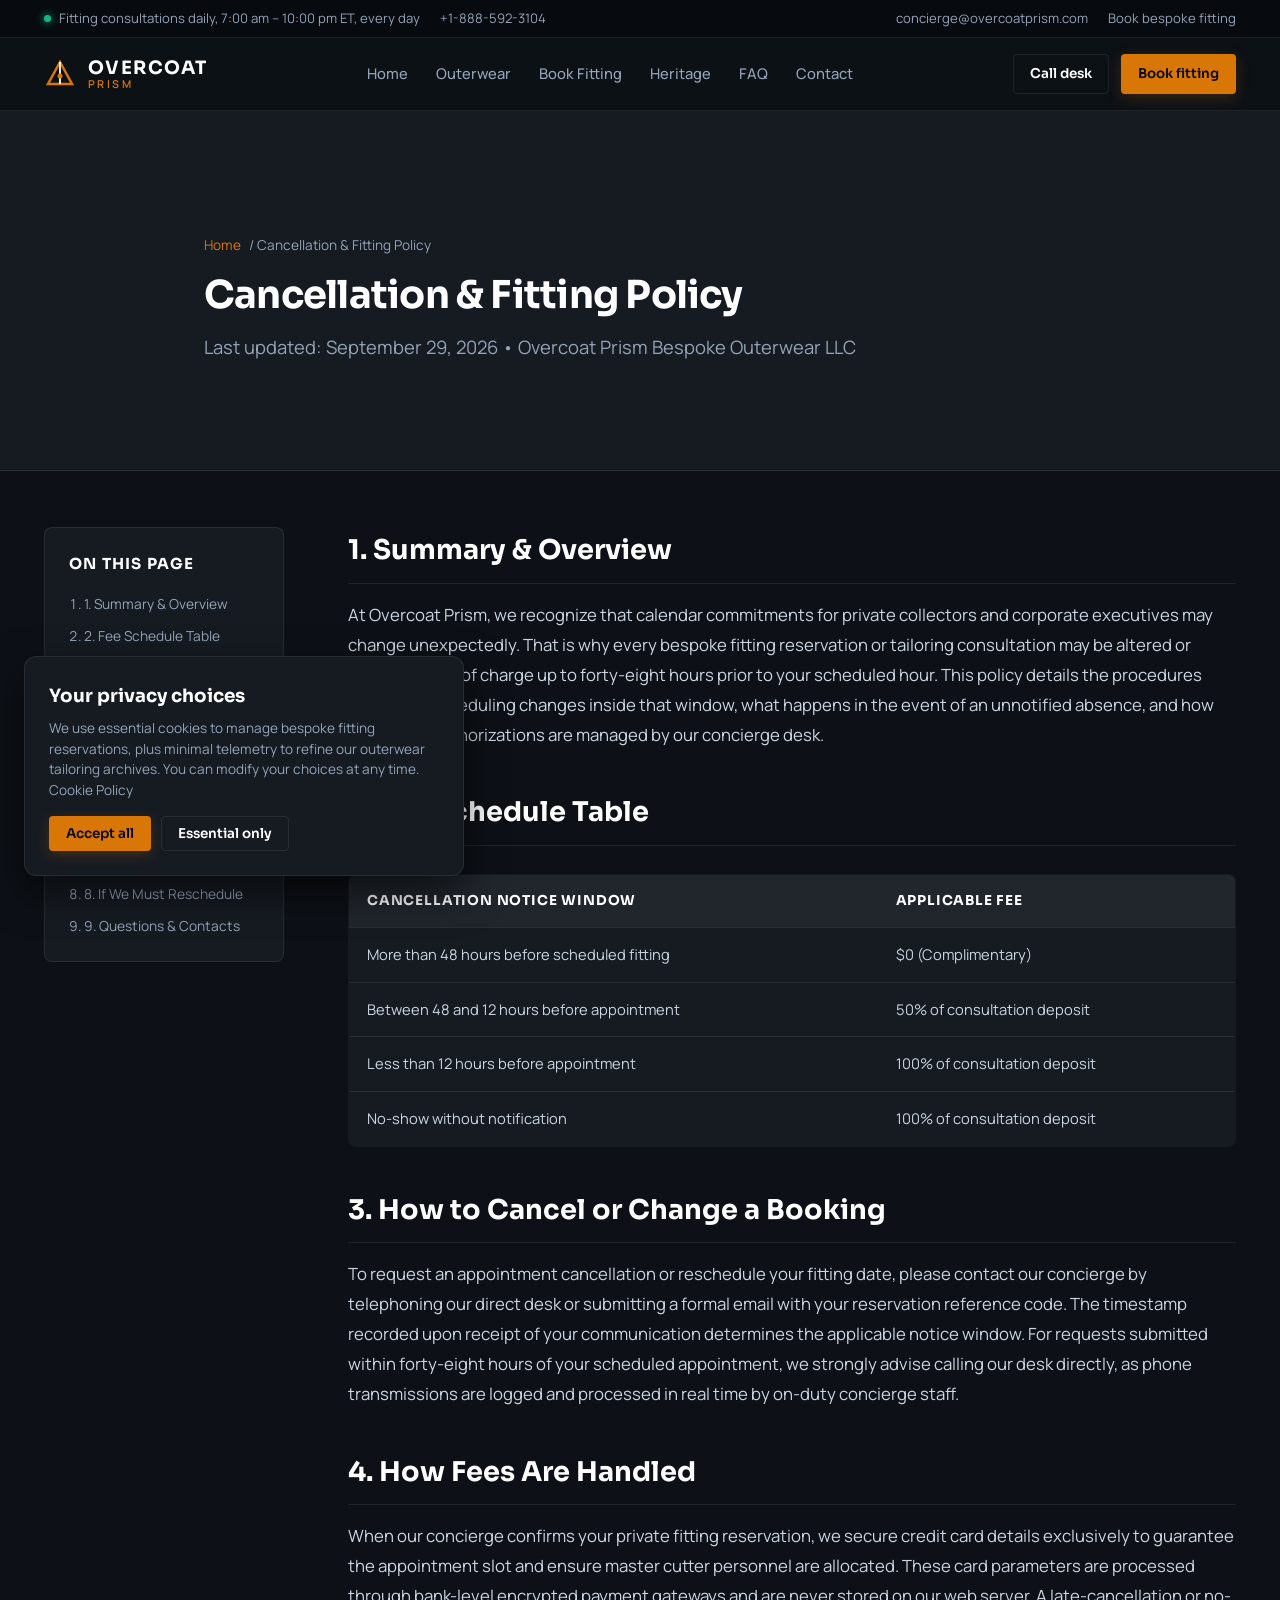
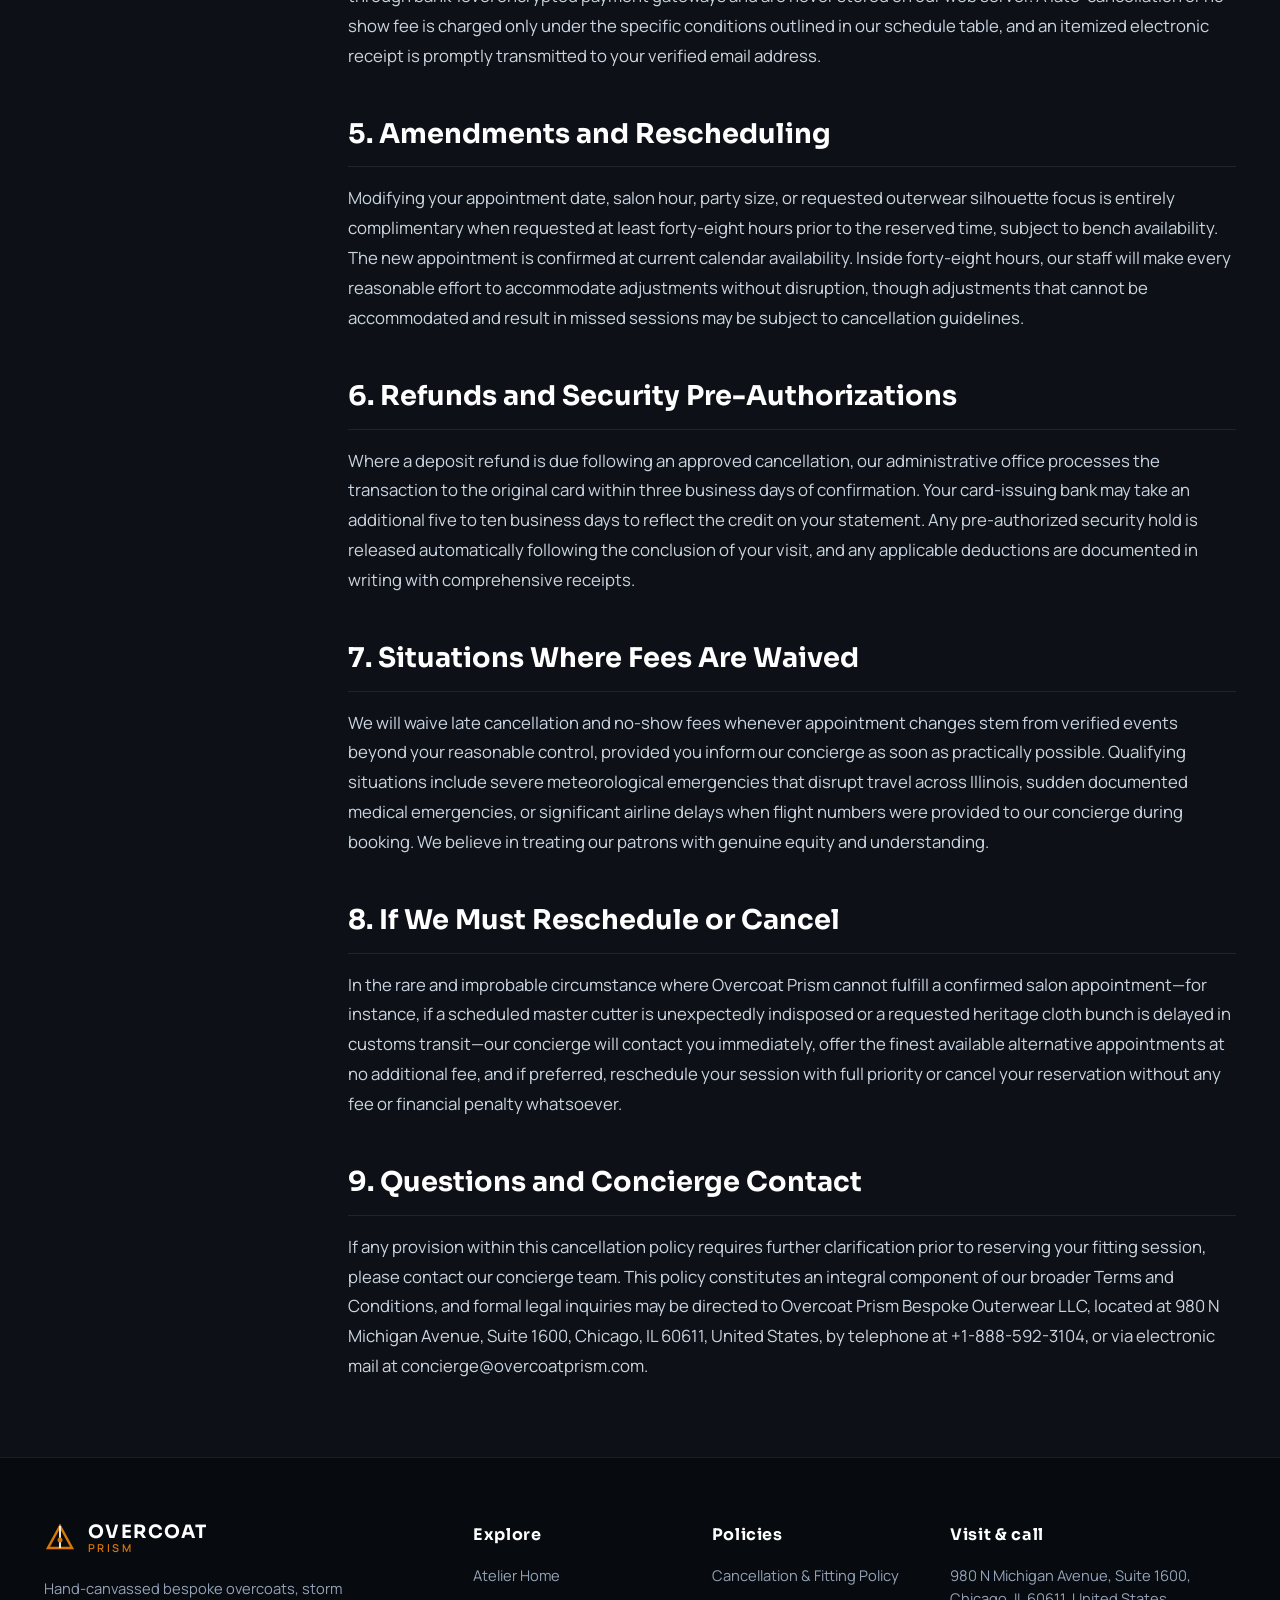
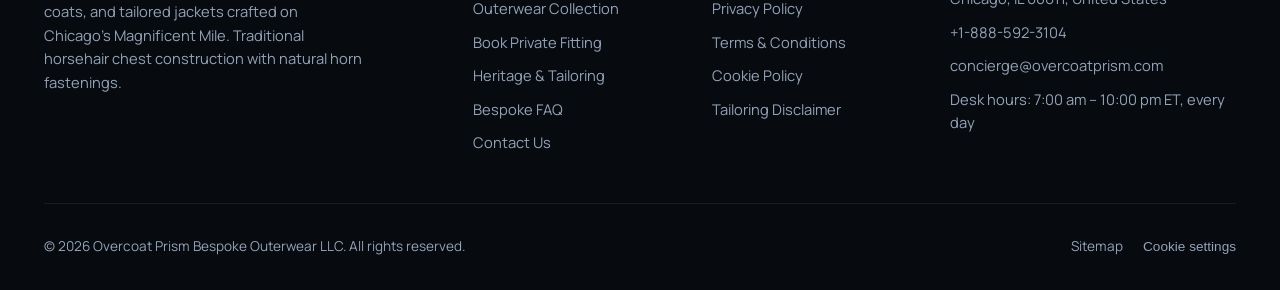
<file: cancellation-refund-policy.html>
<!DOCTYPE html>
<html lang="en">
<head>
<meta charset="utf-8">
<meta name="viewport" content="width=device-width, initial-scale=1">
<title>Cancellation &amp; Fitting Policy | Overcoat Prism Chicago</title>
<meta name="description" content="Free changes and cancellations up to 48 hours before your bespoke fitting. Review rescheduling terms, waivers, and refund timelines at Overcoat Prism.">
<meta name="robots" content="index, follow">
<link rel="canonical" href="https://overcoatprism.com/cancellation-refund-policy.html">
<meta property="og:type" content="website">
<meta property="og:site_name" content="Overcoat Prism">
<meta property="og:title" content="Cancellation &amp; Fitting Policy | Overcoat Prism">
<meta property="og:description" content="Cancellation &amp; Fitting Policy for bespoke outerwear appointments at Overcoat Prism in Chicago.">
<meta property="og:url" content="https://overcoatprism.com/cancellation-refund-policy.html">
<meta property="og:image" content="https://overcoatprism.com/assets/images/overcoatprism_asset_1.jpg">
<meta name="theme-color" content="#0D1117">
<link rel="preconnect" href="https://fonts.googleapis.com">
<link rel="preconnect" href="https://fonts.gstatic.com" crossorigin>
<link href="https://fonts.googleapis.com/css2?family=Manrope:wght@400;500;600;700&family=Sora:wght@500;600;700&display=swap" rel="stylesheet">
<link rel="stylesheet" href="assets/css/style.css">
<!-- Google tag (gtag.js) -->
<script async src="https://www.googletagmanager.com/gtag/js?id=G-0LY0HY7L01"></script>
<script>
  window.dataLayer = window.dataLayer || [];
  function gtag(){dataLayer.push(arguments);}
  gtag('js', new Date());
  gtag('config', 'G-0LY0HY7L01');
</script>
</head>
<body>
<a class="skip" href="#main">Skip to content</a>
<div class="utility"><div class="wrap">
  <div class="u-left"><span><span class="dot" aria-hidden="true"></span>Fitting consultations daily, 7:00 am – 10:00 pm ET, every day</span><a href="tel:+18885923104">+1-888-592-3104</a></div>
  <div class="u-right"><a href="mailto:concierge@overcoatprism.com">concierge@overcoatprism.com</a><a href="booking.html">Book bespoke fitting</a></div>
</div></div>
<header class="site-header"><div class="wrap">
  <a class="brand" href="index.html" aria-label="Overcoat Prism home"><span class="brand-mark"><svg viewBox="0 0 32 32" aria-hidden="true"><polygon points="16,4 28,26 4,26" fill="none" stroke="#D97706" stroke-width="2.5"/><line x1="16" y1="4" x2="16" y2="26" stroke="#fff" stroke-width="1.8"/><circle cx="16" cy="18" r="2.5" fill="#D97706"/></svg></span><span class="brand-text"><strong>OVERCOAT</strong><span>PRISM</span></span></a>
  <nav class="main-nav" id="main-nav" aria-label="Main"><ul><li><a href="index.html">Home</a></li><li><a href="products.html">Outerwear</a></li><li><a href="booking.html">Book Fitting</a></li><li><a href="about.html">Heritage</a></li><li><a href="faq.html">FAQ</a></li><li><a href="contact.html">Contact</a></li><li class="nav-only-mobile"><a href="booking.html">Book Fitting</a></li></ul></nav>
  <div class="header-cta"><a class="btn btn-ghost btn-sm" href="tel:+18885923104">Call desk</a><a class="btn btn-accent btn-sm" href="booking.html">Book fitting</a>
  <button class="nav-toggle" type="button" aria-label="Open menu" aria-controls="main-nav" aria-expanded="false"><span></span></button></div>
</div></header>
<main id="main">

<section class="page-hero plain">
  <div class="wrap">
    <nav class="crumbs" aria-label="Breadcrumb"><a href="index.html">Home</a> / Cancellation &amp; Fitting Policy</nav>
    <h1>Cancellation &amp; Fitting Policy</h1>
    <p>Last updated: September 29, 2026 &bull; Overcoat Prism Bespoke Outerwear LLC</p>
  </div>
</section>

<section class="section-tight">
  <div class="wrap prose-wrap">
    <nav class="toc" aria-label="On this page">
      <b>On this page</b>
      <ol>
        <li><a href="#summary">1. Summary &amp; Overview</a></li>
        <li><a href="#table">2. Fee Schedule Table</a></li>
        <li><a href="#how">3. How to Cancel or Change</a></li>
        <li><a href="#guarantee">4. How Fees Are Handled</a></li>
        <li><a href="#amend">5. Amendments &amp; Rescheduling</a></li>
        <li><a href="#refunds">6. Refunds &amp; Security Hold</a></li>
        <li><a href="#exceptions">7. Situations Where Fees Are Waived</a></li>
        <li><a href="#atelier-cancel">8. If We Must Reschedule</a></li>
        <li><a href="#inquiries-canc">9. Questions &amp; Contacts</a></li>
      </ol>
    </nav>
    <article class="prose">
      <h2 id="summary">1. Summary &amp; Overview</h2>
      <p class="op-policy-p">At Overcoat Prism, we recognize that calendar commitments for private collectors and corporate executives may change unexpectedly. That is why every bespoke fitting reservation or tailoring consultation may be altered or cancelled free of charge up to forty-eight hours prior to your scheduled hour. This policy details the procedures governing scheduling changes inside that window, what happens in the event of an unnotified absence, and how guarantee authorizations are managed by our concierge desk.</p>

      <h2 id="table">2. Fee Schedule Table</h2>
      <table>
        <thead><tr><th>Cancellation Notice Window</th><th>Applicable Fee</th></tr></thead>
        <tbody>
          <tr><td>More than 48 hours before scheduled fitting</td><td>$0 (Complimentary)</td></tr>
          <tr><td>Between 48 and 12 hours before appointment</td><td>50% of consultation deposit</td></tr>
          <tr><td>Less than 12 hours before appointment</td><td>100% of consultation deposit</td></tr>
          <tr><td>No-show without notification</td><td>100% of consultation deposit</td></tr>
        </tbody>
      </table>

      <h2 id="how">3. How to Cancel or Change a Booking</h2>
      <p class="op-policy-p">To request an appointment cancellation or reschedule your fitting date, please contact our concierge by telephoning our direct desk or submitting a formal email with your reservation reference code. The timestamp recorded upon receipt of your communication determines the applicable notice window. For requests submitted within forty-eight hours of your scheduled appointment, we strongly advise calling our desk directly, as phone transmissions are logged and processed in real time by on-duty concierge staff.</p>

      <h2 id="guarantee">4. How Fees Are Handled</h2>
      <p class="op-policy-p">When our concierge confirms your private fitting reservation, we secure credit card details exclusively to guarantee the appointment slot and ensure master cutter personnel are allocated. These card parameters are processed through bank-level encrypted payment gateways and are never stored on our web server. A late-cancellation or no-show fee is charged only under the specific conditions outlined in our schedule table, and an itemized electronic receipt is promptly transmitted to your verified email address.</p>

      <h2 id="amend">5. Amendments and Rescheduling</h2>
      <p class="op-policy-p">Modifying your appointment date, salon hour, party size, or requested outerwear silhouette focus is entirely complimentary when requested at least forty-eight hours prior to the reserved time, subject to bench availability. The new appointment is confirmed at current calendar availability. Inside forty-eight hours, our staff will make every reasonable effort to accommodate adjustments without disruption, though adjustments that cannot be accommodated and result in missed sessions may be subject to cancellation guidelines.</p>

      <h2 id="refunds">6. Refunds and Security Pre-Authorizations</h2>
      <p class="op-policy-p">Where a deposit refund is due following an approved cancellation, our administrative office processes the transaction to the original card within three business days of confirmation. Your card-issuing bank may take an additional five to ten business days to reflect the credit on your statement. Any pre-authorized security hold is released automatically following the conclusion of your visit, and any applicable deductions are documented in writing with comprehensive receipts.</p>

      <h2 id="exceptions">7. Situations Where Fees Are Waived</h2>
      <p class="op-policy-p">We will waive late cancellation and no-show fees whenever appointment changes stem from verified events beyond your reasonable control, provided you inform our concierge as soon as practically possible. Qualifying situations include severe meteorological emergencies that disrupt travel across Illinois, sudden documented medical emergencies, or significant airline delays when flight numbers were provided to our concierge during booking. We believe in treating our patrons with genuine equity and understanding.</p>

      <h2 id="atelier-cancel">8. If We Must Reschedule or Cancel</h2>
      <p class="op-policy-p">In the rare and improbable circumstance where Overcoat Prism cannot fulfill a confirmed salon appointment—for instance, if a scheduled master cutter is unexpectedly indisposed or a requested heritage cloth bunch is delayed in customs transit—our concierge will contact you immediately, offer the finest available alternative appointments at no additional fee, and if preferred, reschedule your session with full priority or cancel your reservation without any fee or financial penalty whatsoever.</p>

      <h2 id="inquiries-canc">9. Questions and Concierge Contact</h2>
      <p class="op-policy-p">If any provision within this cancellation policy requires further clarification prior to reserving your fitting session, please contact our concierge team. This policy constitutes an integral component of our broader Terms and Conditions, and formal legal inquiries may be directed to Overcoat Prism Bespoke Outerwear LLC, located at 980 N Michigan Avenue, Suite 1600, Chicago, IL 60611, United States, by telephone at +1-888-592-3104, or via electronic mail at concierge@overcoatprism.com.</p>
    </article>
  </div>
</section>

</main>
<footer class="site-footer"><div class="wrap">
  <div class="f-top">
    <div>
      <a class="brand" href="index.html" aria-label="Overcoat Prism home"><span class="brand-mark"><svg viewBox="0 0 32 32" aria-hidden="true"><polygon points="16,4 28,26 4,26" fill="none" stroke="#D97706" stroke-width="2.5"/><line x1="16" y1="4" x2="16" y2="26" stroke="#fff" stroke-width="1.8"/><circle cx="16" cy="18" r="2.5" fill="#D97706"/></svg></span><span class="brand-text"><strong>OVERCOAT</strong><span>PRISM</span></span></a>
      <p class="f-about">Hand-canvassed bespoke overcoats, storm coats, and tailored jackets crafted on Chicago's Magnificent Mile. Traditional horsehair chest construction with natural horn fastenings.</p>
    </div>
    <div><h2>Explore</h2><ul>
      <li><a href="index.html">Atelier Home</a></li><li><a href="products.html">Outerwear Collection</a></li><li><a href="booking.html">Book Private Fitting</a></li>
      <li><a href="about.html">Heritage &amp; Tailoring</a></li><li><a href="faq.html">Bespoke FAQ</a></li><li><a href="contact.html">Contact Us</a></li></ul></div>
    <div><h2>Policies</h2><ul>
      <li><a href="cancellation-refund-policy.html">Cancellation &amp; Fitting Policy</a></li><li><a href="privacy-policy.html">Privacy Policy</a></li>
      <li><a href="terms-and-conditions.html">Terms &amp; Conditions</a></li><li><a href="cookie-policy.html">Cookie Policy</a></li>
      <li><a href="disclaimer.html">Tailoring Disclaimer</a></li></ul></div>
    <div><h2>Visit &amp; call</h2><ul>
      <li>980 N Michigan Avenue, Suite 1600, Chicago, IL 60611, United States</li>
      <li><a href="tel:+18885923104">+1-888-592-3104</a></li><li><a href="mailto:concierge@overcoatprism.com">concierge@overcoatprism.com</a></li>
      <li>Desk hours: 7:00 am – 10:00 pm ET, every day</li></ul></div>
  </div>
  <div class="f-bottom"><span>&copy; <span data-year>2026</span> Overcoat Prism Bespoke Outerwear LLC. All rights reserved.</span>
    <ul><li><a href="sitemap.xml">Sitemap</a></li><li><button class="link-btn" type="button" data-open-cookies>Cookie settings</button></li></ul></div>
</div></footer>
<div class="cookie" role="dialog" aria-labelledby="cookie-title" aria-live="polite">
  <h2 id="cookie-title">Your privacy choices</h2>
  <p>We use essential cookies to manage bespoke fitting reservations, plus minimal telemetry to refine our outerwear tailoring archives. You can modify your choices at any time. <a href="cookie-policy.html">Cookie Policy</a></p>
  <div class="row"><button class="btn btn-accent btn-sm" type="button" data-consent="all">Accept all</button><button class="btn btn-ghost btn-sm" type="button" data-consent="essential">Essential only</button></div>
</div>
<button class="to-top" type="button" aria-label="Back to top"><svg width="20" height="20" viewBox="0 0 24 24" fill="none" stroke="currentColor" stroke-width="2.5" aria-hidden="true"><path d="M12 19V5M5 12l7-7 7 7"/></svg></button>
<script src="assets/js/main.js" defer></script>
</body>
</html>
</file>
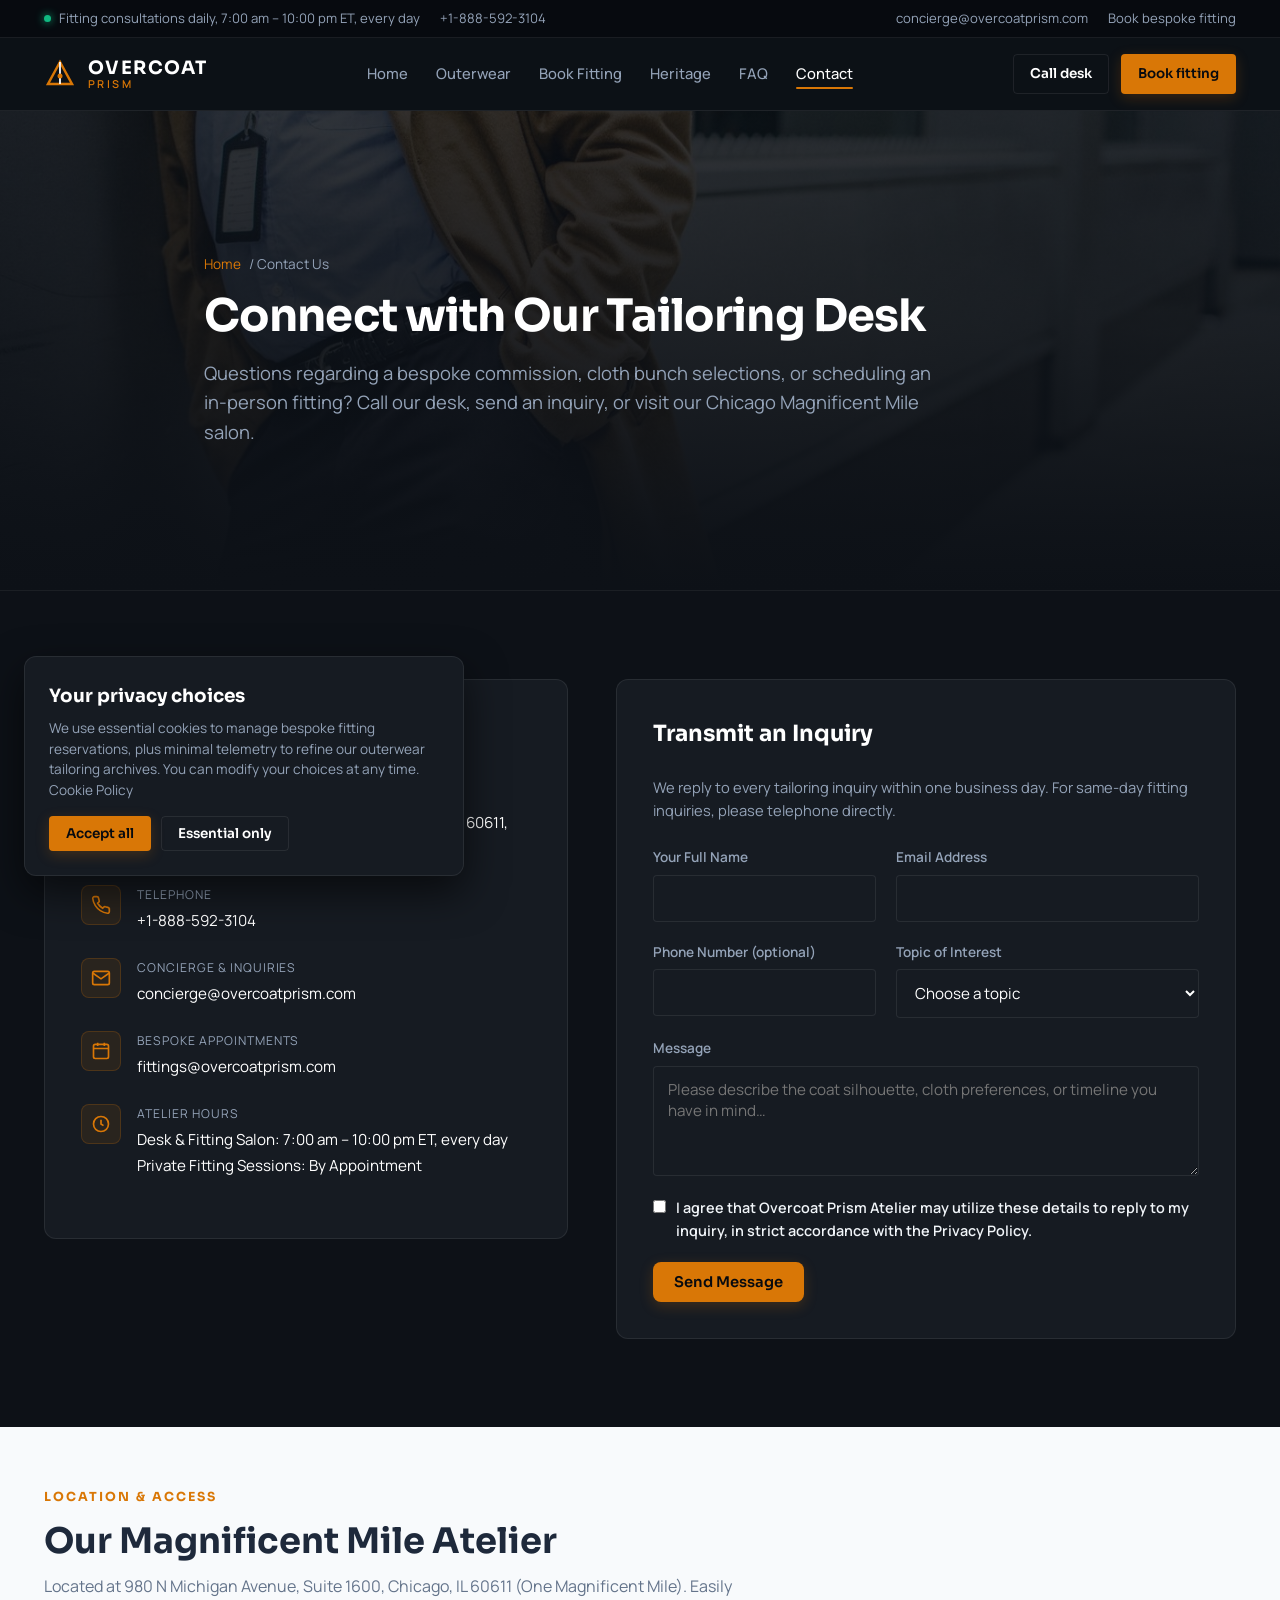
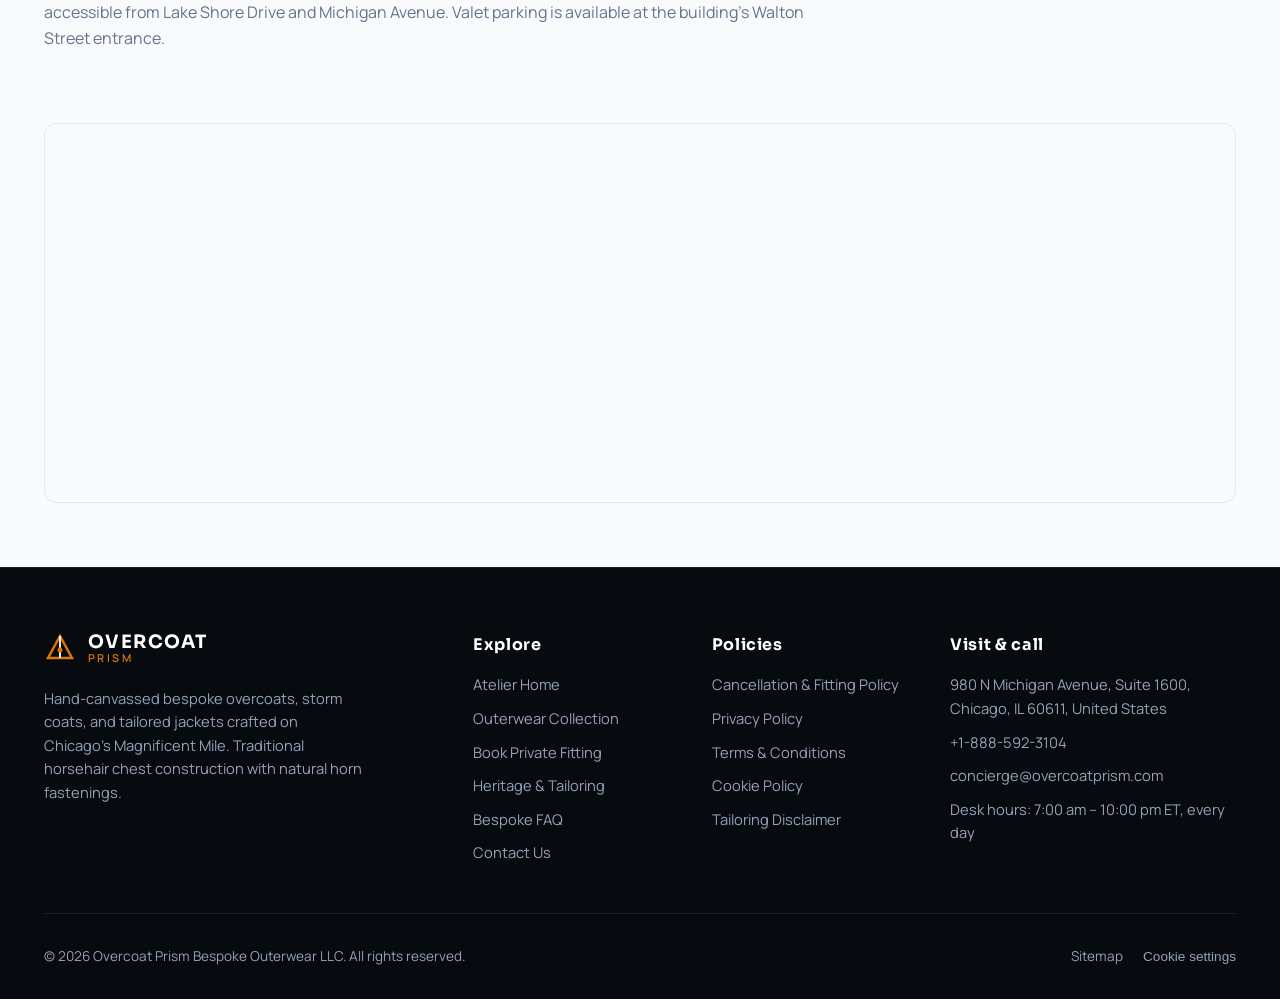
<file: contact.html>
<!DOCTYPE html>
<html lang="en">
<head>
<meta charset="utf-8">
<meta name="viewport" content="width=device-width, initial-scale=1">
<title>Contact Us | Overcoat Prism Bespoke Outerwear Chicago</title>
<meta name="description" content="Contact Overcoat Prism by phone, email, or visit our Chicago Magnificent Mile atelier at 980 N Michigan Avenue, Suite 1600. Open daily 7 am – 10 pm ET.">
<meta name="robots" content="index, follow">
<link rel="canonical" href="https://overcoatprism.com/contact.html">
<meta property="og:type" content="website">
<meta property="og:site_name" content="Overcoat Prism">
<meta property="og:title" content="Contact Us | Overcoat Prism Chicago">
<meta property="og:description" content="Contact Overcoat Prism bespoke tailors at One Magnificent Mile, Chicago. Telephone, email, atelier address, and contact form.">
<meta property="og:url" content="https://overcoatprism.com/contact.html">
<meta property="og:image" content="https://overcoatprism.com/assets/images/overcoatprism_asset_19.jpg">
<meta name="theme-color" content="#0D1117">
<link rel="preconnect" href="https://fonts.googleapis.com">
<link rel="preconnect" href="https://fonts.gstatic.com" crossorigin>
<link href="https://fonts.googleapis.com/css2?family=Manrope:wght@400;500;600;700&family=Sora:wght@500;600;700&display=swap" rel="stylesheet">
<link rel="stylesheet" href="assets/css/style.css">
<!-- Google tag (gtag.js) -->
<script async src="https://www.googletagmanager.com/gtag/js?id=G-0LY0HY7L01"></script>
<script>
  window.dataLayer = window.dataLayer || [];
  function gtag(){dataLayer.push(arguments);}
  gtag('js', new Date());
  gtag('config', 'G-0LY0HY7L01');
</script>
<script type="application/ld+json">
{"@context": "https://schema.org", "@type": "ClothingStore", "name": "Overcoat Prism Bespoke Outerwear", "url": "https://overcoatprism.com/", "telephone": "+1-888-592-3104", "email": "concierge@overcoatprism.com", "priceRange": "$$$$", "address": {"@type": "PostalAddress", "streetAddress": "980 N Michigan Avenue, Suite 1600", "addressLocality": "Chicago", "addressRegion": "IL", "postalCode": "60611", "addressCountry": "US"}, "openingHoursSpecification": [{"@type": "OpeningHoursSpecification", "dayOfWeek": ["Monday", "Tuesday", "Wednesday", "Thursday", "Friday", "Saturday", "Sunday"], "opens": "07:00", "closes": "22:00"}]}
</script>
</head>
<body>
<a class="skip" href="#main">Skip to content</a>
<div class="utility"><div class="wrap">
  <div class="u-left"><span><span class="dot" aria-hidden="true"></span>Fitting consultations daily, 7:00 am – 10:00 pm ET, every day</span><a href="tel:+18885923104">+1-888-592-3104</a></div>
  <div class="u-right"><a href="mailto:concierge@overcoatprism.com">concierge@overcoatprism.com</a><a href="booking.html">Book bespoke fitting</a></div>
</div></div>
<header class="site-header"><div class="wrap">
  <a class="brand" href="index.html" aria-label="Overcoat Prism home"><span class="brand-mark"><svg viewBox="0 0 32 32" aria-hidden="true"><polygon points="16,4 28,26 4,26" fill="none" stroke="#D97706" stroke-width="2.5"/><line x1="16" y1="4" x2="16" y2="26" stroke="#fff" stroke-width="1.8"/><circle cx="16" cy="18" r="2.5" fill="#D97706"/></svg></span><span class="brand-text"><strong>OVERCOAT</strong><span>PRISM</span></span></a>
  <nav class="main-nav" id="main-nav" aria-label="Main"><ul><li><a href="index.html">Home</a></li><li><a href="products.html">Outerwear</a></li><li><a href="booking.html">Book Fitting</a></li><li><a href="about.html">Heritage</a></li><li><a href="faq.html">FAQ</a></li><li><a href="contact.html" aria-current="page">Contact</a></li><li class="nav-only-mobile"><a href="booking.html">Book Fitting</a></li></ul></nav>
  <div class="header-cta"><a class="btn btn-ghost btn-sm" href="tel:+18885923104">Call desk</a><a class="btn btn-accent btn-sm" href="booking.html">Book fitting</a>
  <button class="nav-toggle" type="button" aria-label="Open menu" aria-controls="main-nav" aria-expanded="false"><span></span></button></div>
</div></header>
<main id="main">

<section class="page-hero">
  <img src="assets/images/overcoatprism_asset_19.jpg" alt="Hand-stitched undercollar melton felt and collar shaping on bespoke overcoat" width="1400" height="900" fetchpriority="high">
  <div class="wrap">
    <nav class="crumbs" aria-label="Breadcrumb"><a href="index.html">Home</a> / Contact Us</nav>
    <h1>Connect with Our Tailoring Desk</h1>
    <p>Questions regarding a bespoke commission, cloth bunch selections, or scheduling an in-person fitting? Call our desk, send an inquiry, or visit our Chicago Magnificent Mile salon.</p>
  </div>
</section>

<section class="section">
  <div class="wrap contact-grid">
    <div class="contact-card">
      <h2>Reach Our Chicago Salon</h2>
      <div class="c-item"><span class="ic"><svg width="20" height="20" viewBox="0 0 24 24" fill="none" stroke="currentColor" stroke-width="2" aria-hidden="true"><path d="M12 22s7-6.5 7-12a7 7 0 1 0-14 0c0 5.5 7 12 7 12z"/><circle cx="12" cy="10" r="2.5"/></svg></span><div><small>Atelier Address</small><span>980 N Michigan Avenue, Suite 1600, Chicago, IL 60611, United States</span></div></div>
      <div class="c-item"><span class="ic"><svg width="20" height="20" viewBox="0 0 24 24" fill="none" stroke="currentColor" stroke-width="2" aria-hidden="true"><path d="M22 16.9v3a2 2 0 0 1-2.2 2 19.8 19.8 0 0 1-8.6-3.1 19.5 19.5 0 0 1-6-6A19.8 19.8 0 0 1 2.1 4.2 2 2 0 0 1 4.1 2h3a2 2 0 0 1 2 1.7c.1 1 .4 1.9.7 2.8a2 2 0 0 1-.5 2.1L8 9.9a16 16 0 0 0 6 6l1.3-1.3a2 2 0 0 1 2.1-.4c.9.3 1.8.6 2.8.7a2 2 0 0 1 1.7 2z"/></svg></span><div><small>Telephone</small><a href="tel:+18885923104">+1-888-592-3104</a></div></div>
      <div class="c-item"><span class="ic"><svg width="20" height="20" viewBox="0 0 24 24" fill="none" stroke="currentColor" stroke-width="2" aria-hidden="true"><rect x="2" y="4" width="20" height="16" rx="2"/><path d="m22 6-10 7L2 6"/></svg></span><div><small>Concierge &amp; Inquiries</small><a href="mailto:concierge@overcoatprism.com">concierge@overcoatprism.com</a></div></div>
      <div class="c-item"><span class="ic"><svg width="20" height="20" viewBox="0 0 24 24" fill="none" stroke="currentColor" stroke-width="2" aria-hidden="true"><rect x="3" y="4" width="18" height="17" rx="2"/><path d="M3 9h18M8 2v4M16 2v4"/></svg></span><div><small>Bespoke Appointments</small><a href="mailto:fittings@overcoatprism.com">fittings@overcoatprism.com</a></div></div>
      <div class="c-item"><span class="ic"><svg width="20" height="20" viewBox="0 0 24 24" fill="none" stroke="currentColor" stroke-width="2" aria-hidden="true"><circle cx="12" cy="12" r="9"/><path d="M12 7v5l3 2"/></svg></span><div><small>Atelier Hours</small><span>Desk &amp; Fitting Salon: 7:00 am – 10:00 pm ET, every day<br>Private Fitting Sessions: By Appointment</span></div></div>
    </div>
    <form class="form-card" id="contact-form" novalidate>
      <h2 style="font-size:1.4rem">Transmit an Inquiry</h2>
      <p style="color:var(--text-muted);font-size:0.92rem;margin-bottom:20px">We reply to every tailoring inquiry within one business day. For same-day fitting inquiries, please telephone directly.</p>
      <div class="form-grid">
        <div class="field"><label for="c-name">Your Full Name</label><input id="c-name" autocomplete="name" required><span class="err-msg">Please provide your name.</span></div>
        <div class="field"><label for="c-email">Email Address</label><input id="c-email" type="email" autocomplete="email" required><span class="err-msg">Please enter a valid email address.</span></div>
        <div class="field"><label for="c-phone">Phone Number (optional)</label><input id="c-phone" type="tel" autocomplete="tel"></div>
        <div class="field"><label for="c-topic">Topic of Interest</label><select id="c-topic" required><option value="">Choose a topic</option><option>New Bespoke Overcoat Commission</option><option>Cloth Bunches &amp; Fabric Advice</option><option>Existing Commission Fitting Status</option><option>Alterations &amp; Lifetime Servicing</option><option>Other Tailoring Inquiries</option></select><span class="err-msg">Please select a topic.</span></div>
        <div class="field full"><label for="c-message">Message</label><textarea id="c-message" required rows="4" placeholder="Please describe the coat silhouette, cloth preferences, or timeline you have in mind…"></textarea><span class="err-msg">Please write a short message.</span></div>
        <div class="full field"><label class="check" style="color:var(--text-main);font-size:.9rem"><input type="checkbox" required id="c-consent"> <span>I agree that Overcoat Prism Atelier may utilize these details to reply to my inquiry, in strict accordance with the <a href="privacy-policy.html">Privacy Policy</a>.</span></label><span class="err-msg">Please accept the consent terms.</span></div>
        <div class="full"><button class="btn btn-accent" type="submit">Send Message</button></div>
      </div>
    </form>
  </div>
</section>

<section class="section-tight section-white">
  <div class="wrap">
    <div class="sec-head"><div class="intro"><span class="kicker">Location &amp; Access</span><h2>Our Magnificent Mile Atelier</h2><p>Located at 980 N Michigan Avenue, Suite 1600, Chicago, IL 60611 (One Magnificent Mile). Easily accessible from Lake Shore Drive and Michigan Avenue. Valet parking is available at the building's Walton Street entrance.</p></div></div>
    <iframe class="map-frame" title="Map showing 980 N Michigan Avenue, Chicago" loading="lazy" referrerpolicy="no-referrer-when-downgrade" src="https://www.google.com/maps?q=980+N+Michigan+Avenue,+Chicago,+IL+60611&amp;output=embed"></iframe>
  </div>
</section>

</main>
<footer class="site-footer"><div class="wrap">
  <div class="f-top">
    <div>
      <a class="brand" href="index.html" aria-label="Overcoat Prism home"><span class="brand-mark"><svg viewBox="0 0 32 32" aria-hidden="true"><polygon points="16,4 28,26 4,26" fill="none" stroke="#D97706" stroke-width="2.5"/><line x1="16" y1="4" x2="16" y2="26" stroke="#fff" stroke-width="1.8"/><circle cx="16" cy="18" r="2.5" fill="#D97706"/></svg></span><span class="brand-text"><strong>OVERCOAT</strong><span>PRISM</span></span></a>
      <p class="f-about">Hand-canvassed bespoke overcoats, storm coats, and tailored jackets crafted on Chicago's Magnificent Mile. Traditional horsehair chest construction with natural horn fastenings.</p>
    </div>
    <div><h2>Explore</h2><ul>
      <li><a href="index.html">Atelier Home</a></li><li><a href="products.html">Outerwear Collection</a></li><li><a href="booking.html">Book Private Fitting</a></li>
      <li><a href="about.html">Heritage &amp; Tailoring</a></li><li><a href="faq.html">Bespoke FAQ</a></li><li><a href="contact.html">Contact Us</a></li></ul></div>
    <div><h2>Policies</h2><ul>
      <li><a href="cancellation-refund-policy.html">Cancellation &amp; Fitting Policy</a></li><li><a href="privacy-policy.html">Privacy Policy</a></li>
      <li><a href="terms-and-conditions.html">Terms &amp; Conditions</a></li><li><a href="cookie-policy.html">Cookie Policy</a></li>
      <li><a href="disclaimer.html">Tailoring Disclaimer</a></li></ul></div>
    <div><h2>Visit &amp; call</h2><ul>
      <li>980 N Michigan Avenue, Suite 1600, Chicago, IL 60611, United States</li>
      <li><a href="tel:+18885923104">+1-888-592-3104</a></li><li><a href="mailto:concierge@overcoatprism.com">concierge@overcoatprism.com</a></li>
      <li>Desk hours: 7:00 am – 10:00 pm ET, every day</li></ul></div>
  </div>
  <div class="f-bottom"><span>&copy; <span data-year>2026</span> Overcoat Prism Bespoke Outerwear LLC. All rights reserved.</span>
    <ul><li><a href="sitemap.xml">Sitemap</a></li><li><button class="link-btn" type="button" data-open-cookies>Cookie settings</button></li></ul></div>
</div></footer>
<div class="cookie" role="dialog" aria-labelledby="cookie-title" aria-live="polite">
  <h2 id="cookie-title">Your privacy choices</h2>
  <p>We use essential cookies to manage bespoke fitting reservations, plus minimal telemetry to refine our outerwear tailoring archives. You can modify your choices at any time. <a href="cookie-policy.html">Cookie Policy</a></p>
  <div class="row"><button class="btn btn-accent btn-sm" type="button" data-consent="all">Accept all</button><button class="btn btn-ghost btn-sm" type="button" data-consent="essential">Essential only</button></div>
</div>
<button class="to-top" type="button" aria-label="Back to top"><svg width="20" height="20" viewBox="0 0 24 24" fill="none" stroke="currentColor" stroke-width="2.5" aria-hidden="true"><path d="M12 19V5M5 12l7-7 7 7"/></svg></button>
<script src="assets/js/main.js" defer></script>
</body>
</html>
</file>
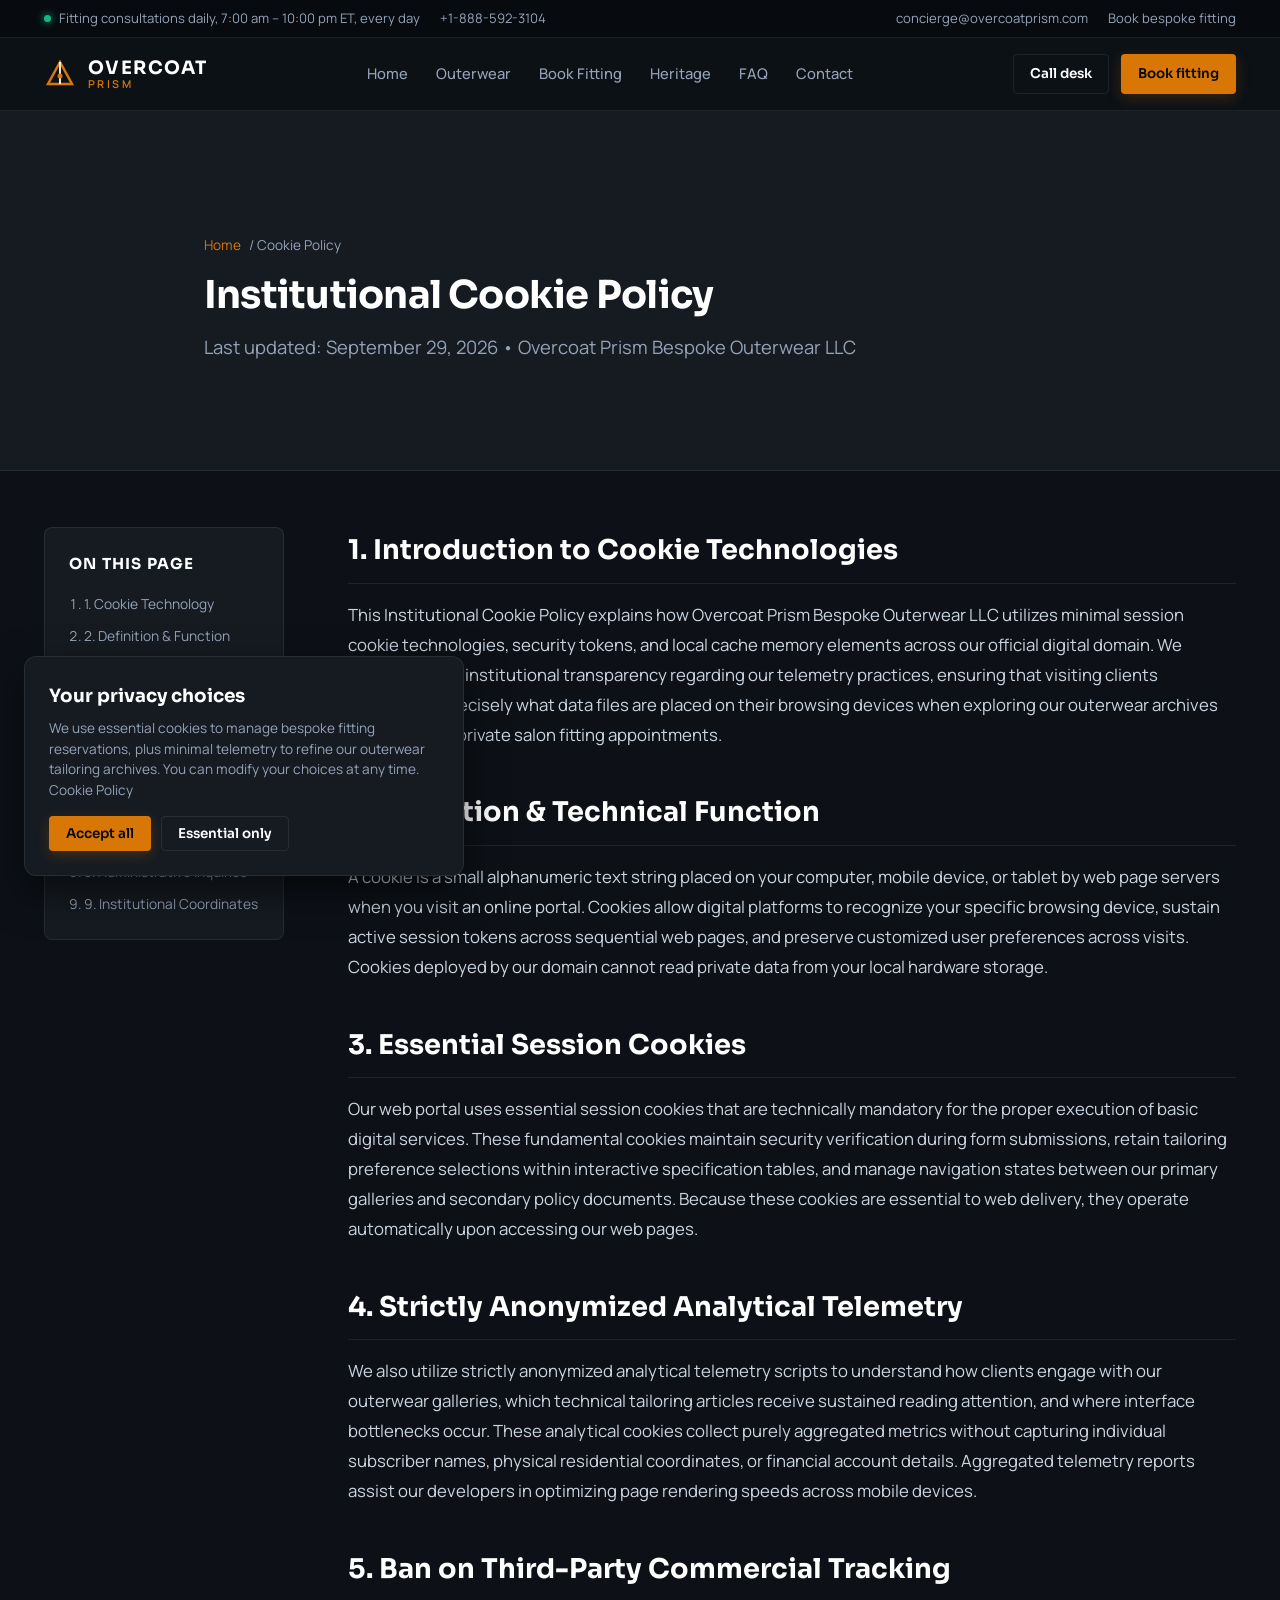
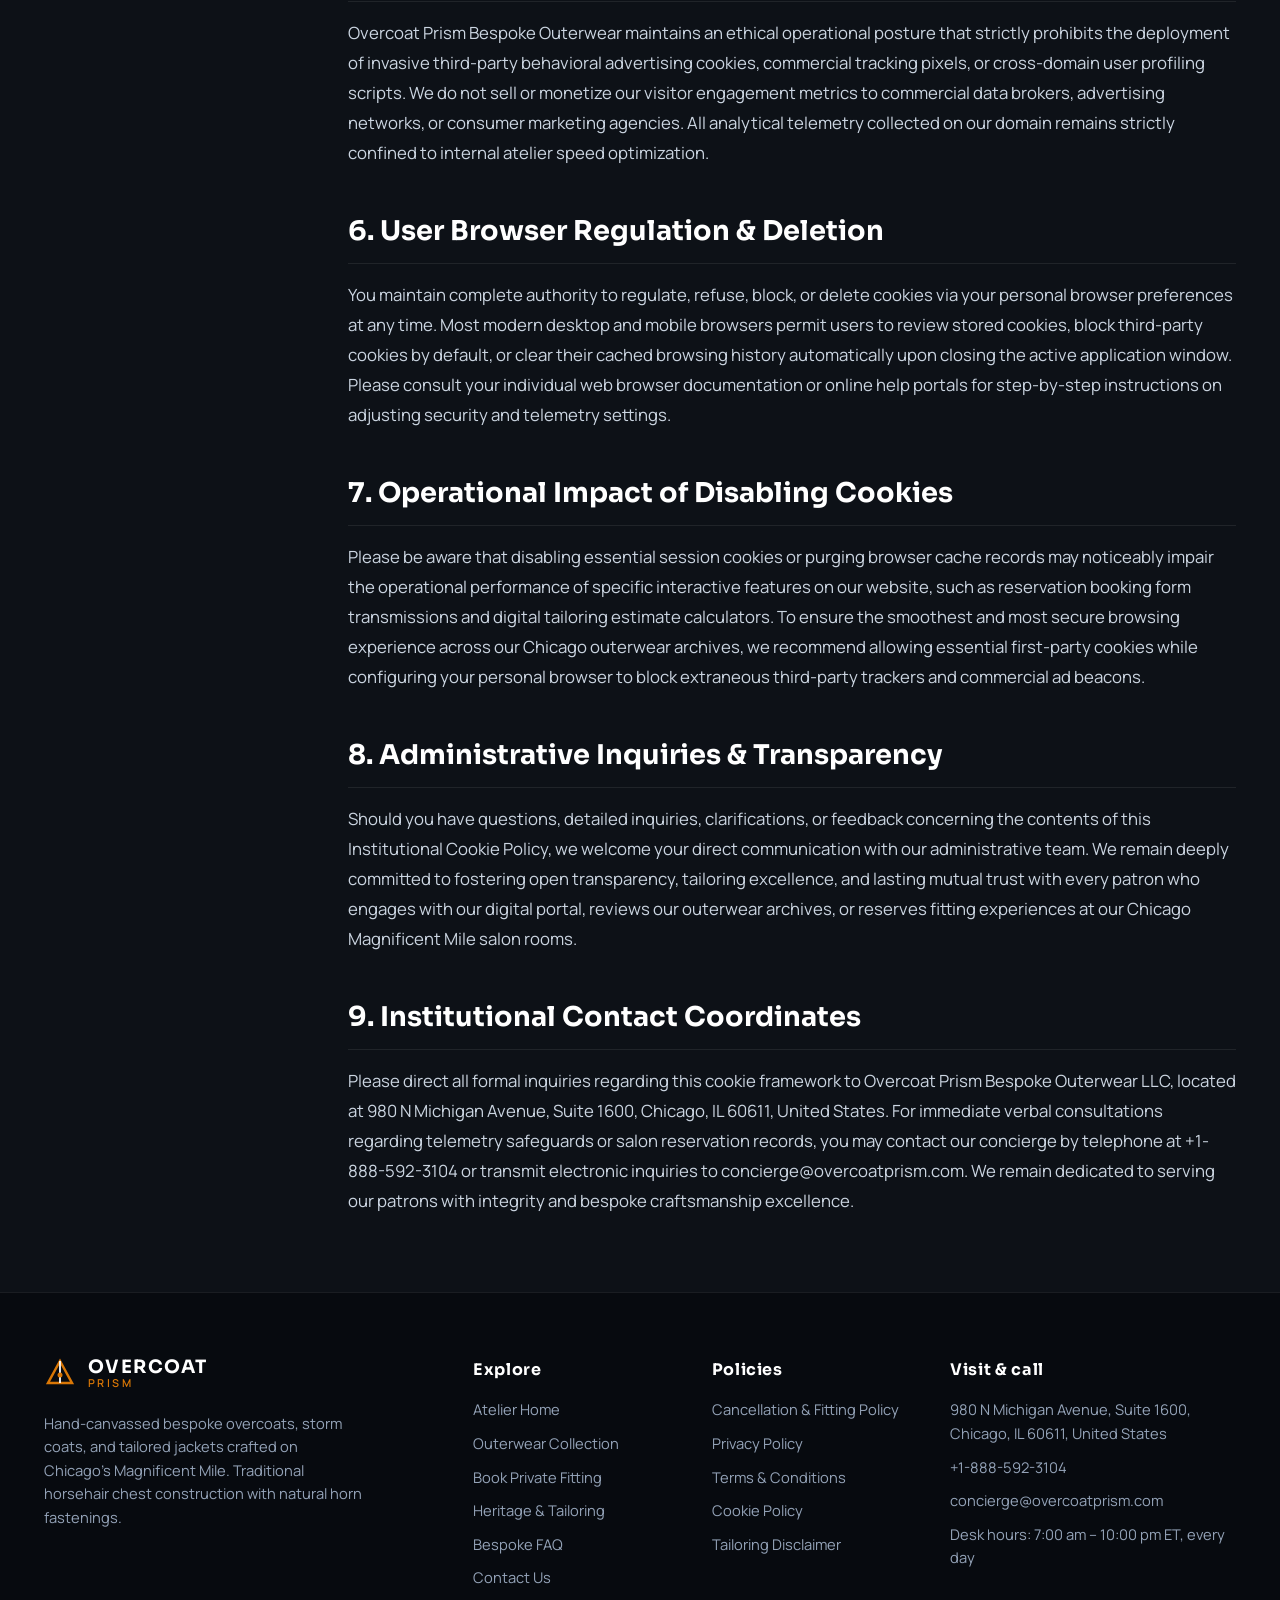
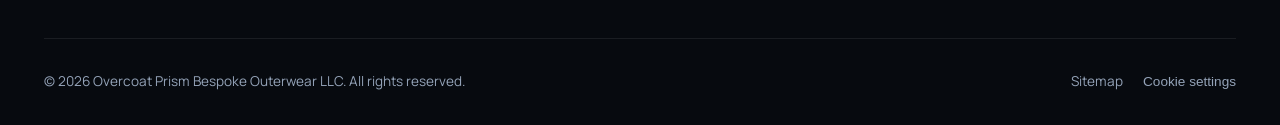
<file: cookie-policy.html>
<!DOCTYPE html>
<html lang="en">
<head>
<meta charset="utf-8">
<meta name="viewport" content="width=device-width, initial-scale=1">
<title>Cookie Policy | Overcoat Prism Bespoke Outerwear</title>
<meta name="description" content="Cookie Policy for Overcoat Prism Bespoke Outerwear LLC. Learn about our minimal session cookies, zero tracking sale policy, and consent options.">
<meta name="robots" content="index, follow">
<link rel="canonical" href="https://overcoatprism.com/cookie-policy.html">
<meta property="og:type" content="website">
<meta property="og:site_name" content="Overcoat Prism">
<meta property="og:title" content="Cookie Policy | Overcoat Prism">
<meta property="og:description" content="Institutional Cookie Policy for Overcoat Prism Bespoke Outerwear in Chicago, Illinois.">
<meta property="og:url" content="https://overcoatprism.com/cookie-policy.html">
<meta property="og:image" content="https://overcoatprism.com/assets/images/overcoatprism_asset_1.jpg">
<meta name="theme-color" content="#0D1117">
<link rel="preconnect" href="https://fonts.googleapis.com">
<link rel="preconnect" href="https://fonts.gstatic.com" crossorigin>
<link href="https://fonts.googleapis.com/css2?family=Manrope:wght@400;500;600;700&family=Sora:wght@500;600;700&display=swap" rel="stylesheet">
<link rel="stylesheet" href="assets/css/style.css">
<!-- Google tag (gtag.js) -->
<script async src="https://www.googletagmanager.com/gtag/js?id=G-0LY0HY7L01"></script>
<script>
  window.dataLayer = window.dataLayer || [];
  function gtag(){dataLayer.push(arguments);}
  gtag('js', new Date());
  gtag('config', 'G-0LY0HY7L01');
</script>
</head>
<body>
<a class="skip" href="#main">Skip to content</a>
<div class="utility"><div class="wrap">
  <div class="u-left"><span><span class="dot" aria-hidden="true"></span>Fitting consultations daily, 7:00 am – 10:00 pm ET, every day</span><a href="tel:+18885923104">+1-888-592-3104</a></div>
  <div class="u-right"><a href="mailto:concierge@overcoatprism.com">concierge@overcoatprism.com</a><a href="booking.html">Book bespoke fitting</a></div>
</div></div>
<header class="site-header"><div class="wrap">
  <a class="brand" href="index.html" aria-label="Overcoat Prism home"><span class="brand-mark"><svg viewBox="0 0 32 32" aria-hidden="true"><polygon points="16,4 28,26 4,26" fill="none" stroke="#D97706" stroke-width="2.5"/><line x1="16" y1="4" x2="16" y2="26" stroke="#fff" stroke-width="1.8"/><circle cx="16" cy="18" r="2.5" fill="#D97706"/></svg></span><span class="brand-text"><strong>OVERCOAT</strong><span>PRISM</span></span></a>
  <nav class="main-nav" id="main-nav" aria-label="Main"><ul><li><a href="index.html">Home</a></li><li><a href="products.html">Outerwear</a></li><li><a href="booking.html">Book Fitting</a></li><li><a href="about.html">Heritage</a></li><li><a href="faq.html">FAQ</a></li><li><a href="contact.html">Contact</a></li><li class="nav-only-mobile"><a href="booking.html">Book Fitting</a></li></ul></nav>
  <div class="header-cta"><a class="btn btn-ghost btn-sm" href="tel:+18885923104">Call desk</a><a class="btn btn-accent btn-sm" href="booking.html">Book fitting</a>
  <button class="nav-toggle" type="button" aria-label="Open menu" aria-controls="main-nav" aria-expanded="false"><span></span></button></div>
</div></header>
<main id="main">

<section class="page-hero plain">
  <div class="wrap">
    <nav class="crumbs" aria-label="Breadcrumb"><a href="index.html">Home</a> / Cookie Policy</nav>
    <h1>Institutional Cookie Policy</h1>
    <p>Last updated: September 29, 2026 &bull; Overcoat Prism Bespoke Outerwear LLC</p>
  </div>
</section>

<section class="section-tight">
  <div class="wrap prose-wrap">
    <nav class="toc" aria-label="On this page">
      <b>On this page</b>
      <ol>
        <li><a href="#tech">1. Cookie Technology</a></li>
        <li><a href="#definition">2. Definition &amp; Function</a></li>
        <li><a href="#essential">3. Essential Session Cookies</a></li>
        <li><a href="#analytics">4. Anonymized Telemetry</a></li>
        <li><a href="#third-party">5. No Third-Party Ads</a></li>
        <li><a href="#control">6. User Browser Controls</a></li>
        <li><a href="#impact">7. Potential Impact of Disabling</a></li>
        <li><a href="#inquiries-cookie">8. Administrative Inquiries</a></li>
        <li><a href="#coords-cookie">9. Institutional Coordinates</a></li>
      </ol>
    </nav>
    <article class="prose">
      <h2 id="tech">1. Introduction to Cookie Technologies</h2>
      <p class="op-policy-p">This Institutional Cookie Policy explains how Overcoat Prism Bespoke Outerwear LLC utilizes minimal session cookie technologies, security tokens, and local cache memory elements across our official digital domain. We believe in total institutional transparency regarding our telemetry practices, ensuring that visiting clients understand precisely what data files are placed on their browsing devices when exploring our outerwear archives and reserving private salon fitting appointments.</p>

      <h2 id="definition">2. Definition &amp; Technical Function</h2>
      <p class="op-policy-p">A cookie is a small alphanumeric text string placed on your computer, mobile device, or tablet by web page servers when you visit an online portal. Cookies allow digital platforms to recognize your specific browsing device, sustain active session tokens across sequential web pages, and preserve customized user preferences across visits. Cookies deployed by our domain cannot read private data from your local hardware storage.</p>

      <h2 id="essential">3. Essential Session Cookies</h2>
      <p class="op-policy-p">Our web portal uses essential session cookies that are technically mandatory for the proper execution of basic digital services. These fundamental cookies maintain security verification during form submissions, retain tailoring preference selections within interactive specification tables, and manage navigation states between our primary galleries and secondary policy documents. Because these cookies are essential to web delivery, they operate automatically upon accessing our web pages.</p>

      <h2 id="analytics">4. Strictly Anonymized Analytical Telemetry</h2>
      <p class="op-policy-p">We also utilize strictly anonymized analytical telemetry scripts to understand how clients engage with our outerwear galleries, which technical tailoring articles receive sustained reading attention, and where interface bottlenecks occur. These analytical cookies collect purely aggregated metrics without capturing individual subscriber names, physical residential coordinates, or financial account details. Aggregated telemetry reports assist our developers in optimizing page rendering speeds across mobile devices.</p>

      <h2 id="third-party">5. Ban on Third-Party Commercial Tracking</h2>
      <p class="op-policy-p">Overcoat Prism Bespoke Outerwear maintains an ethical operational posture that strictly prohibits the deployment of invasive third-party behavioral advertising cookies, commercial tracking pixels, or cross-domain user profiling scripts. We do not sell or monetize our visitor engagement metrics to commercial data brokers, advertising networks, or consumer marketing agencies. All analytical telemetry collected on our domain remains strictly confined to internal atelier speed optimization.</p>

      <h2 id="control">6. User Browser Regulation &amp; Deletion</h2>
      <p class="op-policy-p">You maintain complete authority to regulate, refuse, block, or delete cookies via your personal browser preferences at any time. Most modern desktop and mobile browsers permit users to review stored cookies, block third-party cookies by default, or clear their cached browsing history automatically upon closing the active application window. Please consult your individual web browser documentation or online help portals for step-by-step instructions on adjusting security and telemetry settings.</p>

      <h2 id="impact">7. Operational Impact of Disabling Cookies</h2>
      <p class="op-policy-p">Please be aware that disabling essential session cookies or purging browser cache records may noticeably impair the operational performance of specific interactive features on our website, such as reservation booking form transmissions and digital tailoring estimate calculators. To ensure the smoothest and most secure browsing experience across our Chicago outerwear archives, we recommend allowing essential first-party cookies while configuring your personal browser to block extraneous third-party trackers and commercial ad beacons.</p>

      <h2 id="inquiries-cookie">8. Administrative Inquiries &amp; Transparency</h2>
      <p class="op-policy-p">Should you have questions, detailed inquiries, clarifications, or feedback concerning the contents of this Institutional Cookie Policy, we welcome your direct communication with our administrative team. We remain deeply committed to fostering open transparency, tailoring excellence, and lasting mutual trust with every patron who engages with our digital portal, reviews our outerwear archives, or reserves fitting experiences at our Chicago Magnificent Mile salon rooms.</p>

      <h2 id="coords-cookie">9. Institutional Contact Coordinates</h2>
      <p class="op-policy-p">Please direct all formal inquiries regarding this cookie framework to Overcoat Prism Bespoke Outerwear LLC, located at 980 N Michigan Avenue, Suite 1600, Chicago, IL 60611, United States. For immediate verbal consultations regarding telemetry safeguards or salon reservation records, you may contact our concierge by telephone at +1-888-592-3104 or transmit electronic inquiries to concierge@overcoatprism.com. We remain dedicated to serving our patrons with integrity and bespoke craftsmanship excellence.</p>
    </article>
  </div>
</section>

</main>
<footer class="site-footer"><div class="wrap">
  <div class="f-top">
    <div>
      <a class="brand" href="index.html" aria-label="Overcoat Prism home"><span class="brand-mark"><svg viewBox="0 0 32 32" aria-hidden="true"><polygon points="16,4 28,26 4,26" fill="none" stroke="#D97706" stroke-width="2.5"/><line x1="16" y1="4" x2="16" y2="26" stroke="#fff" stroke-width="1.8"/><circle cx="16" cy="18" r="2.5" fill="#D97706"/></svg></span><span class="brand-text"><strong>OVERCOAT</strong><span>PRISM</span></span></a>
      <p class="f-about">Hand-canvassed bespoke overcoats, storm coats, and tailored jackets crafted on Chicago's Magnificent Mile. Traditional horsehair chest construction with natural horn fastenings.</p>
    </div>
    <div><h2>Explore</h2><ul>
      <li><a href="index.html">Atelier Home</a></li><li><a href="products.html">Outerwear Collection</a></li><li><a href="booking.html">Book Private Fitting</a></li>
      <li><a href="about.html">Heritage &amp; Tailoring</a></li><li><a href="faq.html">Bespoke FAQ</a></li><li><a href="contact.html">Contact Us</a></li></ul></div>
    <div><h2>Policies</h2><ul>
      <li><a href="cancellation-refund-policy.html">Cancellation &amp; Fitting Policy</a></li><li><a href="privacy-policy.html">Privacy Policy</a></li>
      <li><a href="terms-and-conditions.html">Terms &amp; Conditions</a></li><li><a href="cookie-policy.html">Cookie Policy</a></li>
      <li><a href="disclaimer.html">Tailoring Disclaimer</a></li></ul></div>
    <div><h2>Visit &amp; call</h2><ul>
      <li>980 N Michigan Avenue, Suite 1600, Chicago, IL 60611, United States</li>
      <li><a href="tel:+18885923104">+1-888-592-3104</a></li><li><a href="mailto:concierge@overcoatprism.com">concierge@overcoatprism.com</a></li>
      <li>Desk hours: 7:00 am – 10:00 pm ET, every day</li></ul></div>
  </div>
  <div class="f-bottom"><span>&copy; <span data-year>2026</span> Overcoat Prism Bespoke Outerwear LLC. All rights reserved.</span>
    <ul><li><a href="sitemap.xml">Sitemap</a></li><li><button class="link-btn" type="button" data-open-cookies>Cookie settings</button></li></ul></div>
</div></footer>
<div class="cookie" role="dialog" aria-labelledby="cookie-title" aria-live="polite">
  <h2 id="cookie-title">Your privacy choices</h2>
  <p>We use essential cookies to manage bespoke fitting reservations, plus minimal telemetry to refine our outerwear tailoring archives. You can modify your choices at any time. <a href="cookie-policy.html">Cookie Policy</a></p>
  <div class="row"><button class="btn btn-accent btn-sm" type="button" data-consent="all">Accept all</button><button class="btn btn-ghost btn-sm" type="button" data-consent="essential">Essential only</button></div>
</div>
<button class="to-top" type="button" aria-label="Back to top"><svg width="20" height="20" viewBox="0 0 24 24" fill="none" stroke="currentColor" stroke-width="2.5" aria-hidden="true"><path d="M12 19V5M5 12l7-7 7 7"/></svg></button>
<script src="assets/js/main.js" defer></script>
</body>
</html>
</file>
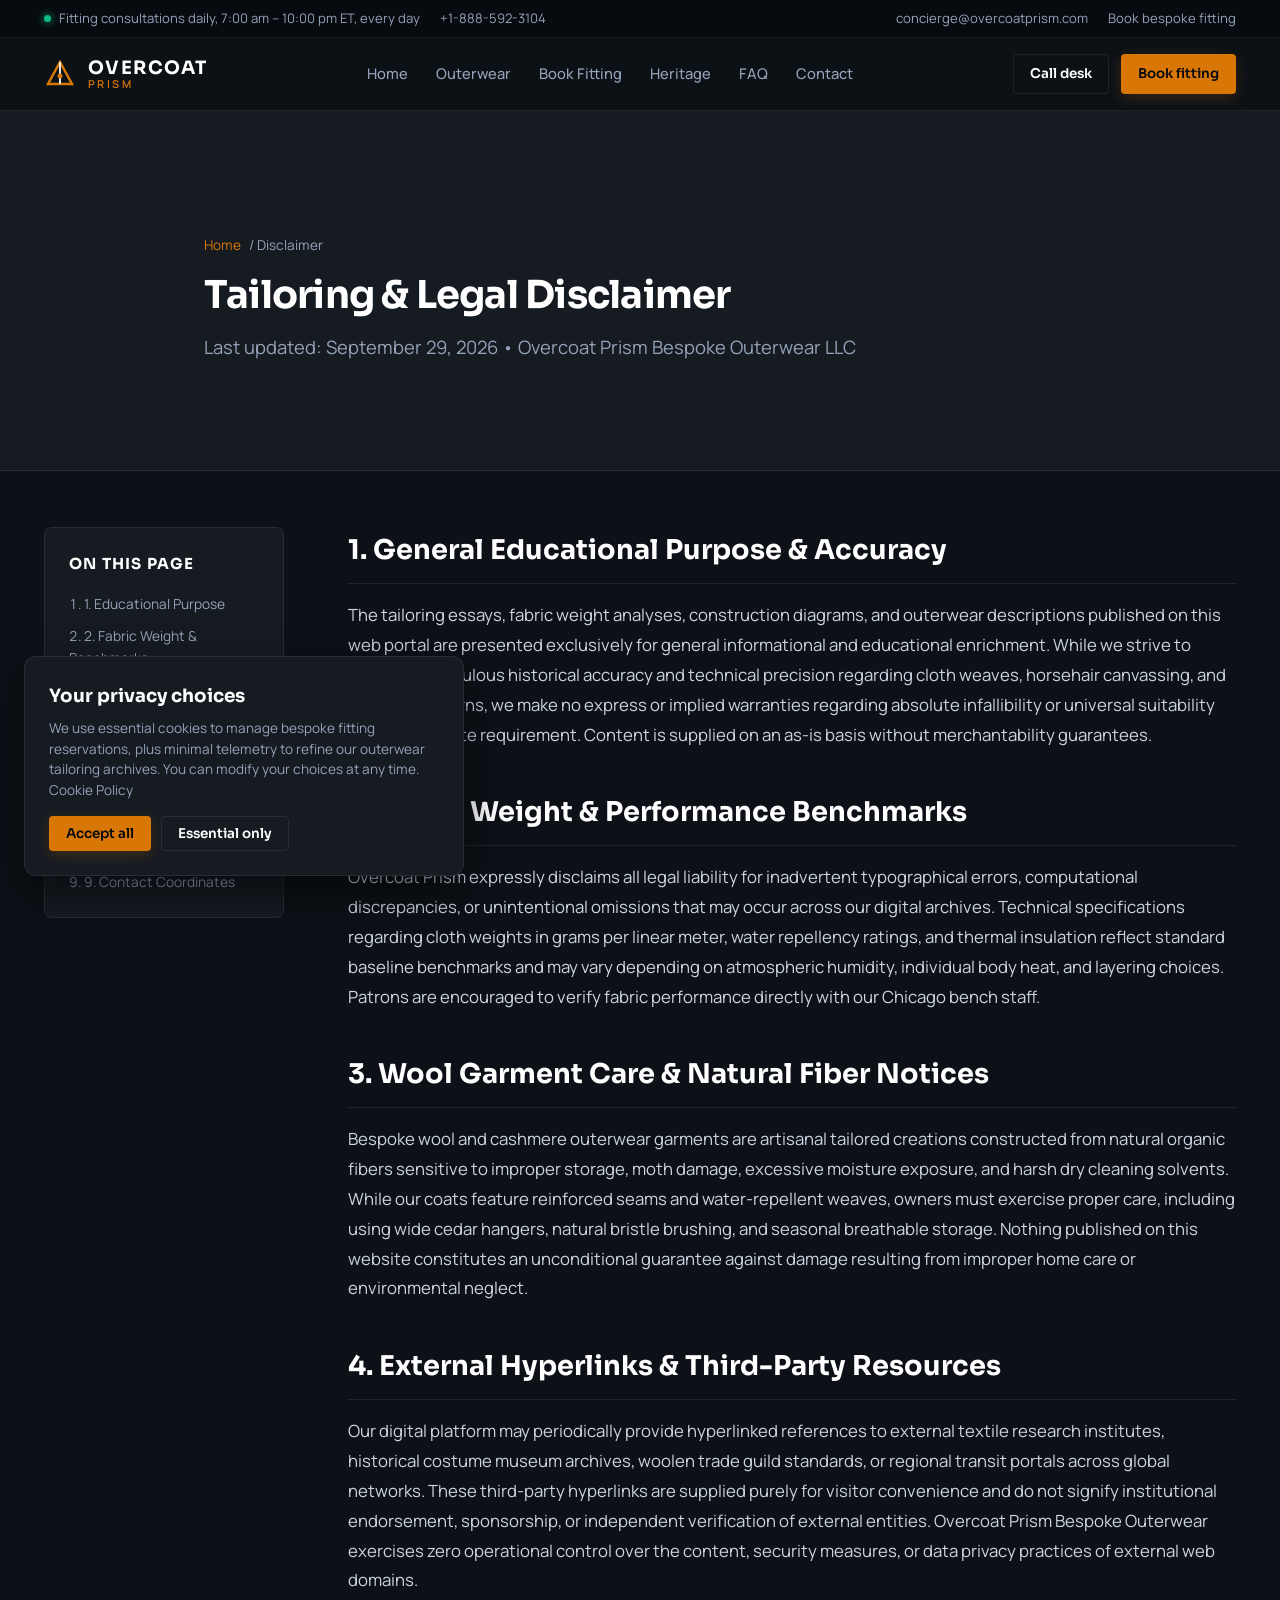
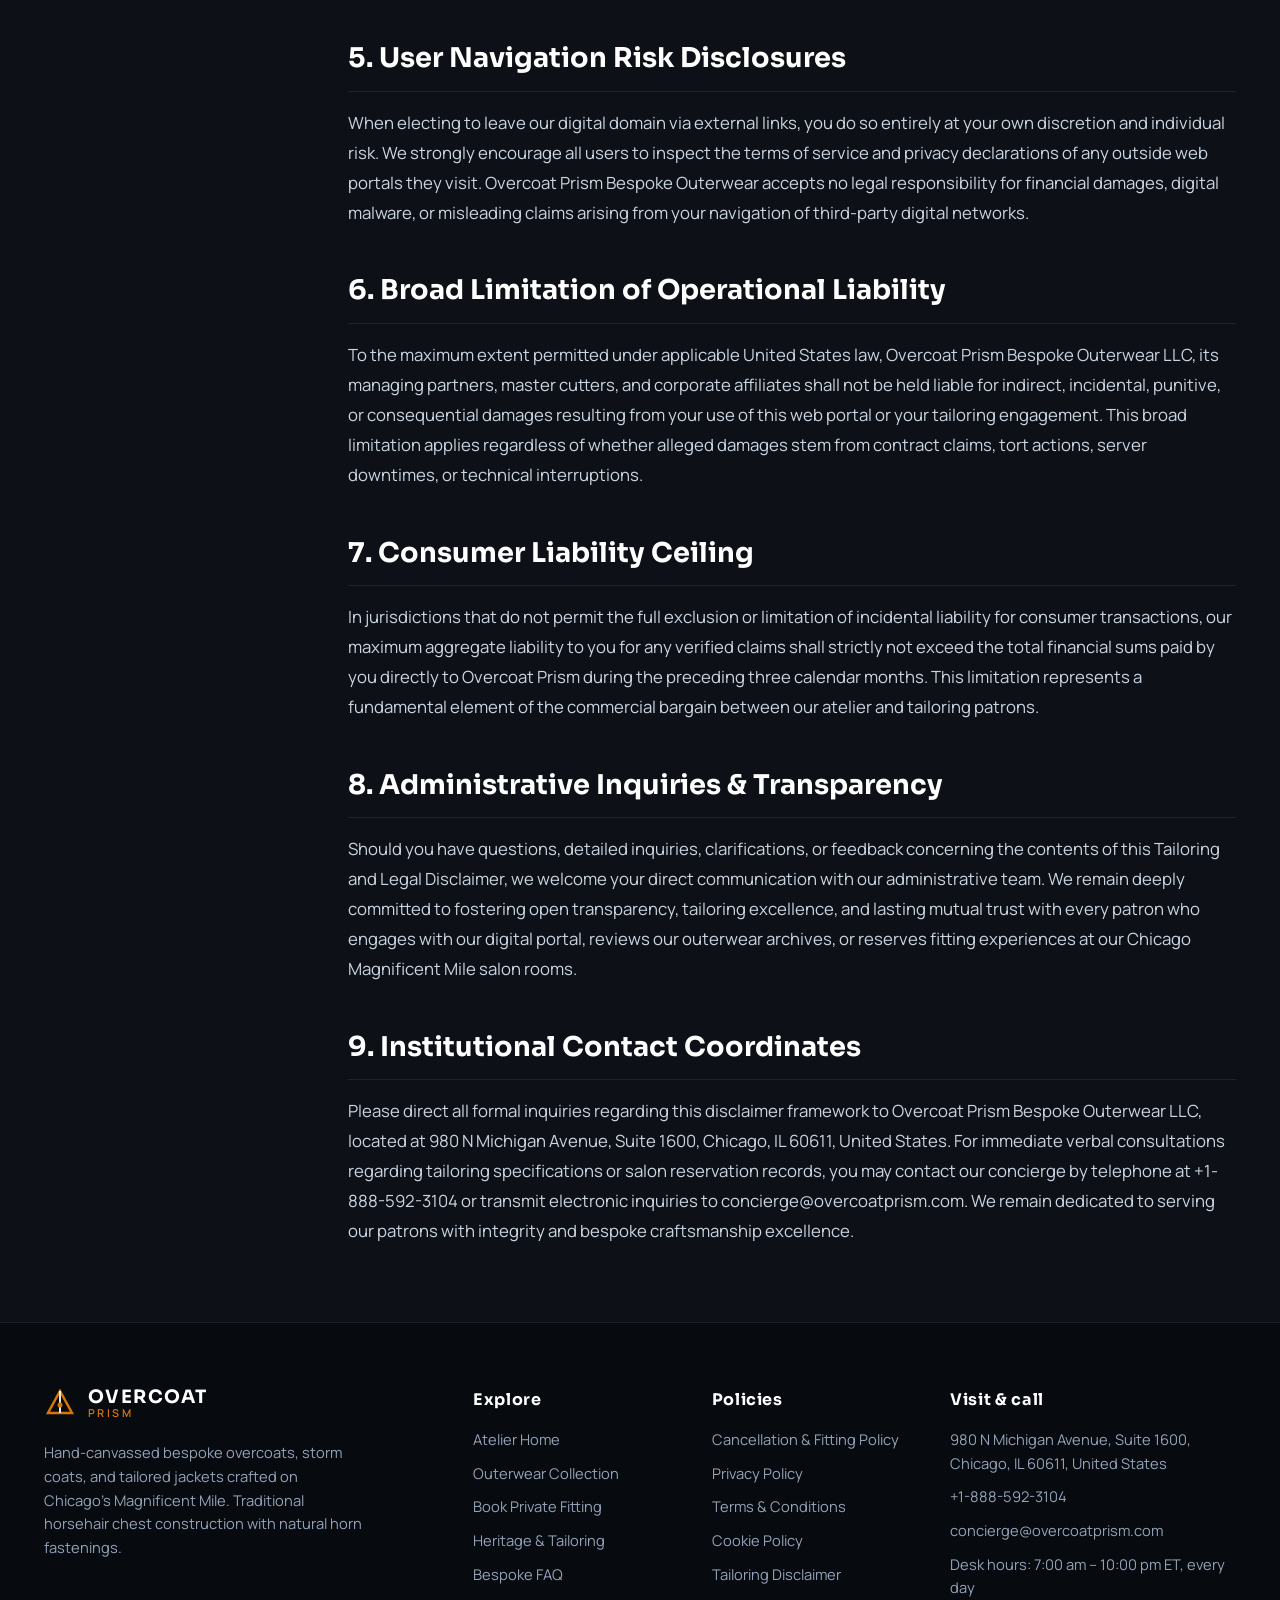
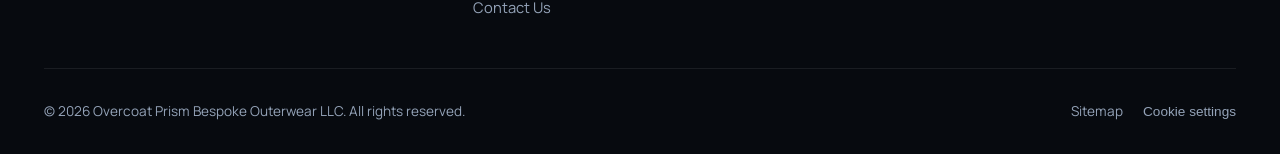
<file: disclaimer.html>
<!DOCTYPE html>
<html lang="en">
<head>
<meta charset="utf-8">
<meta name="viewport" content="width=device-width, initial-scale=1">
<title>Tailoring &amp; Legal Disclaimer | Overcoat Prism Chicago</title>
<meta name="description" content="Technical, tailoring, and legal disclaimer regarding wool performance, water resistance, garment care, and web content for Overcoat Prism.">
<meta name="robots" content="index, follow">
<link rel="canonical" href="https://overcoatprism.com/disclaimer.html">
<meta property="og:type" content="website">
<meta property="og:site_name" content="Overcoat Prism">
<meta property="og:title" content="Disclaimer | Overcoat Prism">
<meta property="og:description" content="Tailoring Disclaimer for Overcoat Prism Bespoke Outerwear LLC in Chicago, Illinois.">
<meta property="og:url" content="https://overcoatprism.com/disclaimer.html">
<meta property="og:image" content="https://overcoatprism.com/assets/images/overcoatprism_asset_1.jpg">
<meta name="theme-color" content="#0D1117">
<link rel="preconnect" href="https://fonts.googleapis.com">
<link rel="preconnect" href="https://fonts.gstatic.com" crossorigin>
<link href="https://fonts.googleapis.com/css2?family=Manrope:wght@400;500;600;700&family=Sora:wght@500;600;700&display=swap" rel="stylesheet">
<link rel="stylesheet" href="assets/css/style.css">
<!-- Google tag (gtag.js) -->
<script async src="https://www.googletagmanager.com/gtag/js?id=G-0LY0HY7L01"></script>
<script>
  window.dataLayer = window.dataLayer || [];
  function gtag(){dataLayer.push(arguments);}
  gtag('js', new Date());
  gtag('config', 'G-0LY0HY7L01');
</script>
</head>
<body>
<a class="skip" href="#main">Skip to content</a>
<div class="utility"><div class="wrap">
  <div class="u-left"><span><span class="dot" aria-hidden="true"></span>Fitting consultations daily, 7:00 am – 10:00 pm ET, every day</span><a href="tel:+18885923104">+1-888-592-3104</a></div>
  <div class="u-right"><a href="mailto:concierge@overcoatprism.com">concierge@overcoatprism.com</a><a href="booking.html">Book bespoke fitting</a></div>
</div></div>
<header class="site-header"><div class="wrap">
  <a class="brand" href="index.html" aria-label="Overcoat Prism home"><span class="brand-mark"><svg viewBox="0 0 32 32" aria-hidden="true"><polygon points="16,4 28,26 4,26" fill="none" stroke="#D97706" stroke-width="2.5"/><line x1="16" y1="4" x2="16" y2="26" stroke="#fff" stroke-width="1.8"/><circle cx="16" cy="18" r="2.5" fill="#D97706"/></svg></span><span class="brand-text"><strong>OVERCOAT</strong><span>PRISM</span></span></a>
  <nav class="main-nav" id="main-nav" aria-label="Main"><ul><li><a href="index.html">Home</a></li><li><a href="products.html">Outerwear</a></li><li><a href="booking.html">Book Fitting</a></li><li><a href="about.html">Heritage</a></li><li><a href="faq.html">FAQ</a></li><li><a href="contact.html">Contact</a></li><li class="nav-only-mobile"><a href="booking.html">Book Fitting</a></li></ul></nav>
  <div class="header-cta"><a class="btn btn-ghost btn-sm" href="tel:+18885923104">Call desk</a><a class="btn btn-accent btn-sm" href="booking.html">Book fitting</a>
  <button class="nav-toggle" type="button" aria-label="Open menu" aria-controls="main-nav" aria-expanded="false"><span></span></button></div>
</div></header>
<main id="main">

<section class="page-hero plain">
  <div class="wrap">
    <nav class="crumbs" aria-label="Breadcrumb"><a href="index.html">Home</a> / Disclaimer</nav>
    <h1>Tailoring &amp; Legal Disclaimer</h1>
    <p>Last updated: September 29, 2026 &bull; Overcoat Prism Bespoke Outerwear LLC</p>
  </div>
</section>

<section class="section-tight">
  <div class="wrap prose-wrap">
    <nav class="toc" aria-label="On this page">
      <b>On this page</b>
      <ol>
        <li><a href="#educational">1. Educational Purpose</a></li>
        <li><a href="#accuracy">2. Fabric Weight &amp; Benchmarks</a></li>
        <li><a href="#care">3. Wool &amp; Garment Care</a></li>
        <li><a href="#links">4. External Hyperlinks</a></li>
        <li><a href="#nav-risk">5. User Navigation Risk</a></li>
        <li><a href="#liability">6. Limitation of Liability</a></li>
        <li><a href="#cap">7. Liability Ceiling</a></li>
        <li><a href="#disc-inq">8. Administrative Inquiries</a></li>
        <li><a href="#disc-coords">9. Contact Coordinates</a></li>
      </ol>
    </nav>
    <article class="prose">
      <h2 id="educational">1. General Educational Purpose &amp; Accuracy</h2>
      <p class="op-policy-p">The tailoring essays, fabric weight analyses, construction diagrams, and outerwear descriptions published on this web portal are presented exclusively for general informational and educational enrichment. While we strive to maintain meticulous historical accuracy and technical precision regarding cloth weaves, horsehair canvassing, and bespoke patterns, we make no express or implied warranties regarding absolute infallibility or universal suitability for every climate requirement. Content is supplied on an as-is basis without merchantability guarantees.</p>

      <h2 id="accuracy">2. Fabric Weight &amp; Performance Benchmarks</h2>
      <p class="op-policy-p">Overcoat Prism expressly disclaims all legal liability for inadvertent typographical errors, computational discrepancies, or unintentional omissions that may occur across our digital archives. Technical specifications regarding cloth weights in grams per linear meter, water repellency ratings, and thermal insulation reflect standard baseline benchmarks and may vary depending on atmospheric humidity, individual body heat, and layering choices. Patrons are encouraged to verify fabric performance directly with our Chicago bench staff.</p>

      <h2 id="care">3. Wool Garment Care &amp; Natural Fiber Notices</h2>
      <p class="op-policy-p">Bespoke wool and cashmere outerwear garments are artisanal tailored creations constructed from natural organic fibers sensitive to improper storage, moth damage, excessive moisture exposure, and harsh dry cleaning solvents. While our coats feature reinforced seams and water-repellent weaves, owners must exercise proper care, including using wide cedar hangers, natural bristle brushing, and seasonal breathable storage. Nothing published on this website constitutes an unconditional guarantee against damage resulting from improper home care or environmental neglect.</p>

      <h2 id="links">4. External Hyperlinks &amp; Third-Party Resources</h2>
      <p class="op-policy-p">Our digital platform may periodically provide hyperlinked references to external textile research institutes, historical costume museum archives, woolen trade guild standards, or regional transit portals across global networks. These third-party hyperlinks are supplied purely for visitor convenience and do not signify institutional endorsement, sponsorship, or independent verification of external entities. Overcoat Prism Bespoke Outerwear exercises zero operational control over the content, security measures, or data privacy practices of external web domains.</p>

      <h2 id="nav-risk">5. User Navigation Risk Disclosures</h2>
      <p class="op-policy-p">When electing to leave our digital domain via external links, you do so entirely at your own discretion and individual risk. We strongly encourage all users to inspect the terms of service and privacy declarations of any outside web portals they visit. Overcoat Prism Bespoke Outerwear accepts no legal responsibility for financial damages, digital malware, or misleading claims arising from your navigation of third-party digital networks.</p>

      <h2 id="liability">6. Broad Limitation of Operational Liability</h2>
      <p class="op-policy-p">To the maximum extent permitted under applicable United States law, Overcoat Prism Bespoke Outerwear LLC, its managing partners, master cutters, and corporate affiliates shall not be held liable for indirect, incidental, punitive, or consequential damages resulting from your use of this web portal or your tailoring engagement. This broad limitation applies regardless of whether alleged damages stem from contract claims, tort actions, server downtimes, or technical interruptions.</p>

      <h2 id="cap">7. Consumer Liability Ceiling</h2>
      <p class="op-policy-p">In jurisdictions that do not permit the full exclusion or limitation of incidental liability for consumer transactions, our maximum aggregate liability to you for any verified claims shall strictly not exceed the total financial sums paid by you directly to Overcoat Prism during the preceding three calendar months. This limitation represents a fundamental element of the commercial bargain between our atelier and tailoring patrons.</p>

      <h2 id="disc-inq">8. Administrative Inquiries &amp; Transparency</h2>
      <p class="op-policy-p">Should you have questions, detailed inquiries, clarifications, or feedback concerning the contents of this Tailoring and Legal Disclaimer, we welcome your direct communication with our administrative team. We remain deeply committed to fostering open transparency, tailoring excellence, and lasting mutual trust with every patron who engages with our digital portal, reviews our outerwear archives, or reserves fitting experiences at our Chicago Magnificent Mile salon rooms.</p>

      <h2 id="disc-coords">9. Institutional Contact Coordinates</h2>
      <p class="op-policy-p">Please direct all formal inquiries regarding this disclaimer framework to Overcoat Prism Bespoke Outerwear LLC, located at 980 N Michigan Avenue, Suite 1600, Chicago, IL 60611, United States. For immediate verbal consultations regarding tailoring specifications or salon reservation records, you may contact our concierge by telephone at +1-888-592-3104 or transmit electronic inquiries to concierge@overcoatprism.com. We remain dedicated to serving our patrons with integrity and bespoke craftsmanship excellence.</p>
    </article>
  </div>
</section>

</main>
<footer class="site-footer"><div class="wrap">
  <div class="f-top">
    <div>
      <a class="brand" href="index.html" aria-label="Overcoat Prism home"><span class="brand-mark"><svg viewBox="0 0 32 32" aria-hidden="true"><polygon points="16,4 28,26 4,26" fill="none" stroke="#D97706" stroke-width="2.5"/><line x1="16" y1="4" x2="16" y2="26" stroke="#fff" stroke-width="1.8"/><circle cx="16" cy="18" r="2.5" fill="#D97706"/></svg></span><span class="brand-text"><strong>OVERCOAT</strong><span>PRISM</span></span></a>
      <p class="f-about">Hand-canvassed bespoke overcoats, storm coats, and tailored jackets crafted on Chicago's Magnificent Mile. Traditional horsehair chest construction with natural horn fastenings.</p>
    </div>
    <div><h2>Explore</h2><ul>
      <li><a href="index.html">Atelier Home</a></li><li><a href="products.html">Outerwear Collection</a></li><li><a href="booking.html">Book Private Fitting</a></li>
      <li><a href="about.html">Heritage &amp; Tailoring</a></li><li><a href="faq.html">Bespoke FAQ</a></li><li><a href="contact.html">Contact Us</a></li></ul></div>
    <div><h2>Policies</h2><ul>
      <li><a href="cancellation-refund-policy.html">Cancellation &amp; Fitting Policy</a></li><li><a href="privacy-policy.html">Privacy Policy</a></li>
      <li><a href="terms-and-conditions.html">Terms &amp; Conditions</a></li><li><a href="cookie-policy.html">Cookie Policy</a></li>
      <li><a href="disclaimer.html">Tailoring Disclaimer</a></li></ul></div>
    <div><h2>Visit &amp; call</h2><ul>
      <li>980 N Michigan Avenue, Suite 1600, Chicago, IL 60611, United States</li>
      <li><a href="tel:+18885923104">+1-888-592-3104</a></li><li><a href="mailto:concierge@overcoatprism.com">concierge@overcoatprism.com</a></li>
      <li>Desk hours: 7:00 am – 10:00 pm ET, every day</li></ul></div>
  </div>
  <div class="f-bottom"><span>&copy; <span data-year>2026</span> Overcoat Prism Bespoke Outerwear LLC. All rights reserved.</span>
    <ul><li><a href="sitemap.xml">Sitemap</a></li><li><button class="link-btn" type="button" data-open-cookies>Cookie settings</button></li></ul></div>
</div></footer>
<div class="cookie" role="dialog" aria-labelledby="cookie-title" aria-live="polite">
  <h2 id="cookie-title">Your privacy choices</h2>
  <p>We use essential cookies to manage bespoke fitting reservations, plus minimal telemetry to refine our outerwear tailoring archives. You can modify your choices at any time. <a href="cookie-policy.html">Cookie Policy</a></p>
  <div class="row"><button class="btn btn-accent btn-sm" type="button" data-consent="all">Accept all</button><button class="btn btn-ghost btn-sm" type="button" data-consent="essential">Essential only</button></div>
</div>
<button class="to-top" type="button" aria-label="Back to top"><svg width="20" height="20" viewBox="0 0 24 24" fill="none" stroke="currentColor" stroke-width="2.5" aria-hidden="true"><path d="M12 19V5M5 12l7-7 7 7"/></svg></button>
<script src="assets/js/main.js" defer></script>
</body>
</html>
</file>
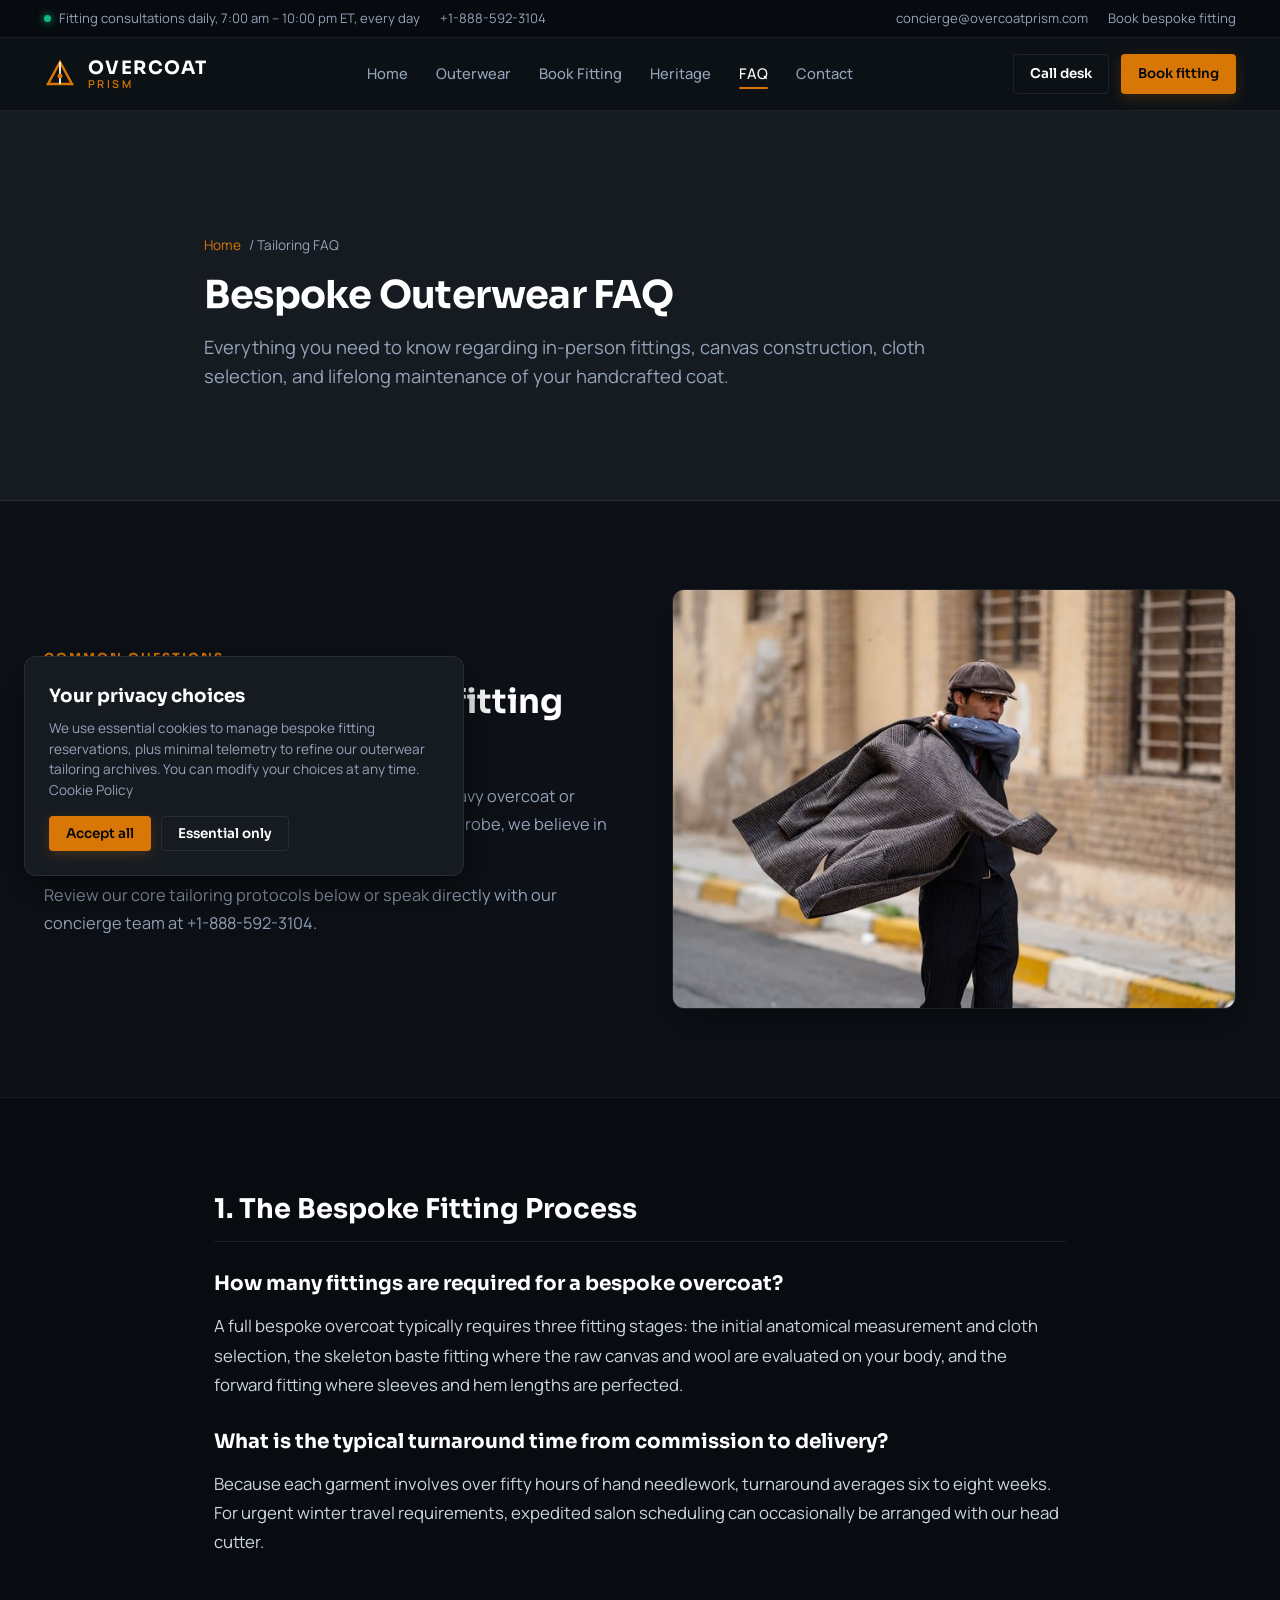
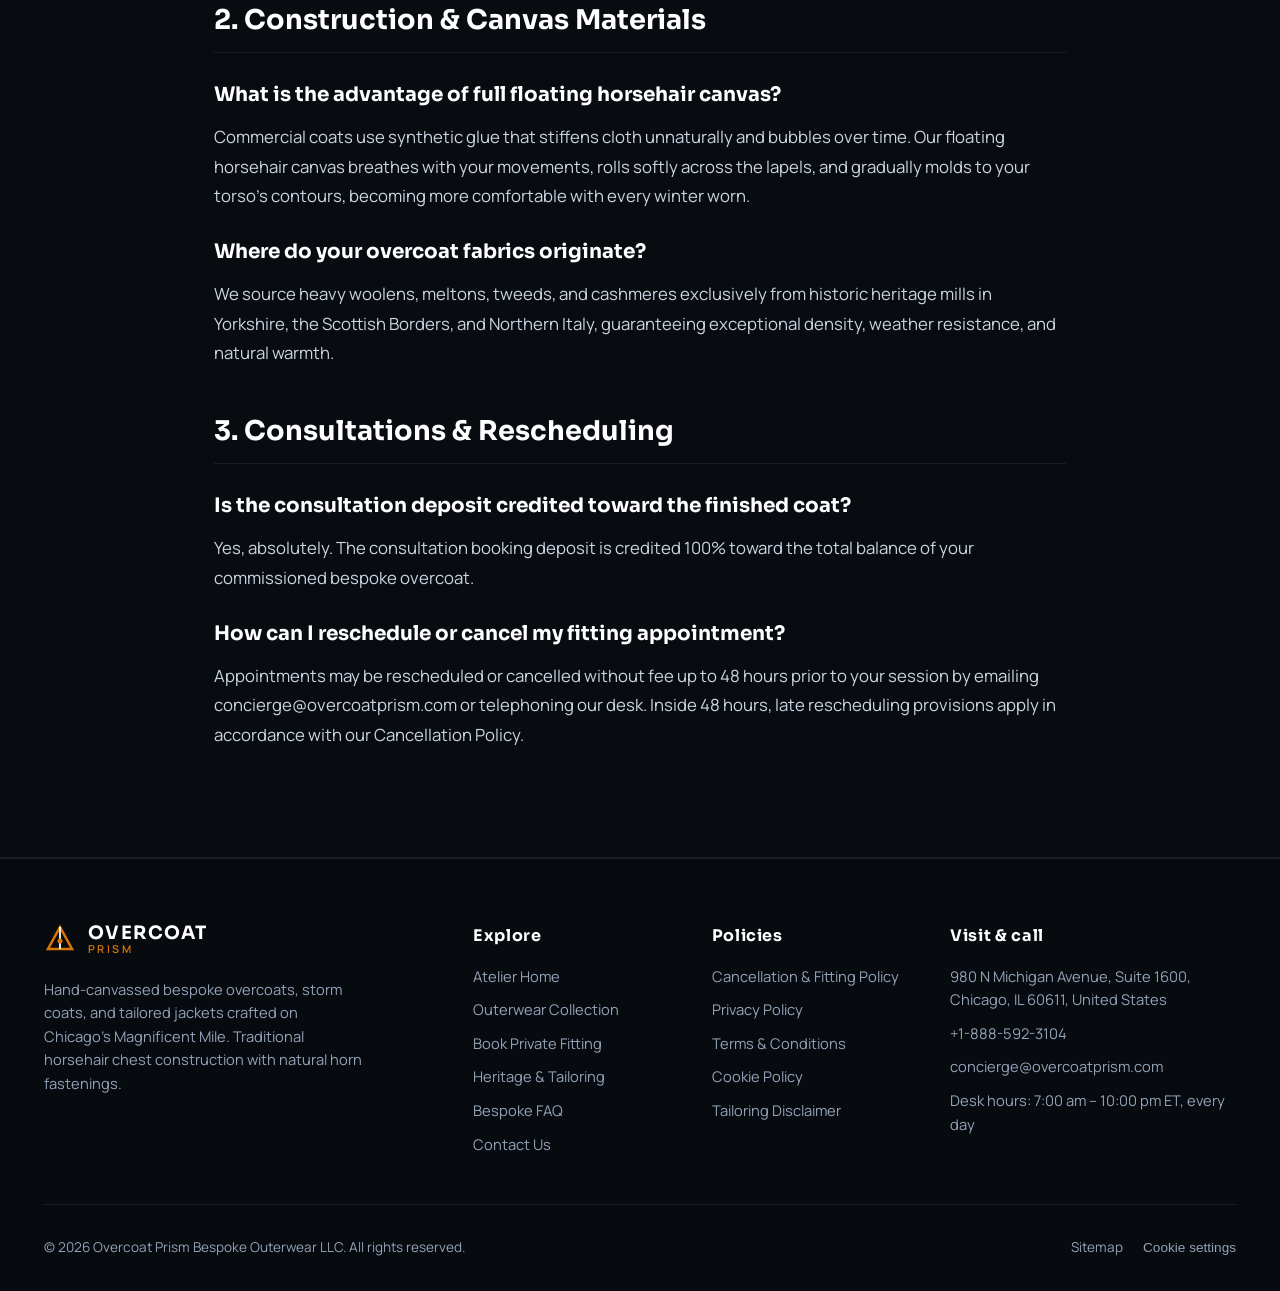
<file: faq.html>
<!DOCTYPE html>
<html lang="en">
<head>
<meta charset="utf-8">
<meta name="viewport" content="width=device-width, initial-scale=1">
<title>Bespoke Tailoring &amp; Outerwear FAQ | Overcoat Prism Chicago</title>
<meta name="description" content="Frequently asked questions concerning bespoke overcoat fittings, floating horsehair canvas, cloth weights, and lifetime alterations at Overcoat Prism.">
<meta name="robots" content="index, follow">
<link rel="canonical" href="https://overcoatprism.com/faq.html">
<meta property="og:type" content="website">
<meta property="og:site_name" content="Overcoat Prism">
<meta property="og:title" content="Bespoke Tailoring &amp; Outerwear FAQ | Overcoat Prism">
<meta property="og:description" content="Answers to common questions regarding bespoke coat fittings, turnaround times, and heavy British wools.">
<meta property="og:url" content="https://overcoatprism.com/faq.html">
<meta property="og:image" content="https://overcoatprism.com/assets/images/overcoatprism_asset_20.jpg">
<meta name="theme-color" content="#0D1117">
<link rel="preconnect" href="https://fonts.googleapis.com">
<link rel="preconnect" href="https://fonts.gstatic.com" crossorigin>
<link href="https://fonts.googleapis.com/css2?family=Manrope:wght@400;500;600;700&family=Sora:wght@500;600;700&display=swap" rel="stylesheet">
<link rel="stylesheet" href="assets/css/style.css">
<!-- Google tag (gtag.js) -->
<script async src="https://www.googletagmanager.com/gtag/js?id=G-0LY0HY7L01"></script>
<script>
  window.dataLayer = window.dataLayer || [];
  function gtag(){dataLayer.push(arguments);}
  gtag('js', new Date());
  gtag('config', 'G-0LY0HY7L01');
</script>
</head>
<body>
<a class="skip" href="#main">Skip to content</a>
<div class="utility"><div class="wrap">
  <div class="u-left"><span><span class="dot" aria-hidden="true"></span>Fitting consultations daily, 7:00 am – 10:00 pm ET, every day</span><a href="tel:+18885923104">+1-888-592-3104</a></div>
  <div class="u-right"><a href="mailto:concierge@overcoatprism.com">concierge@overcoatprism.com</a><a href="booking.html">Book bespoke fitting</a></div>
</div></div>
<header class="site-header"><div class="wrap">
  <a class="brand" href="index.html" aria-label="Overcoat Prism home"><span class="brand-mark"><svg viewBox="0 0 32 32" aria-hidden="true"><polygon points="16,4 28,26 4,26" fill="none" stroke="#D97706" stroke-width="2.5"/><line x1="16" y1="4" x2="16" y2="26" stroke="#fff" stroke-width="1.8"/><circle cx="16" cy="18" r="2.5" fill="#D97706"/></svg></span><span class="brand-text"><strong>OVERCOAT</strong><span>PRISM</span></span></a>
  <nav class="main-nav" id="main-nav" aria-label="Main"><ul><li><a href="index.html">Home</a></li><li><a href="products.html">Outerwear</a></li><li><a href="booking.html">Book Fitting</a></li><li><a href="about.html">Heritage</a></li><li><a href="faq.html" aria-current="page">FAQ</a></li><li><a href="contact.html">Contact</a></li><li class="nav-only-mobile"><a href="booking.html">Book Fitting</a></li></ul></nav>
  <div class="header-cta"><a class="btn btn-ghost btn-sm" href="tel:+18885923104">Call desk</a><a class="btn btn-accent btn-sm" href="booking.html">Book fitting</a>
  <button class="nav-toggle" type="button" aria-label="Open menu" aria-controls="main-nav" aria-expanded="false"><span></span></button></div>
</div></header>
<main id="main">

<section class="page-hero plain">
  <div class="wrap">
    <nav class="crumbs" aria-label="Breadcrumb"><a href="index.html">Home</a> / Tailoring FAQ</nav>
    <h1>Bespoke Outerwear FAQ</h1>
    <p>Everything you need to know regarding in-person fittings, canvas construction, cloth selection, and lifelong maintenance of your handcrafted coat.</p>
  </div>
</section>

<section class="section">
  <div class="wrap split">
    <div>
      <span class="kicker">Common Questions</span>
      <h2>Clarity before your first fitting session</h2>
      <p>Whether you are commissioning your first bespoke heavy overcoat or adding a specialized cashmere storm coat to your wardrobe, we believe in complete operational transparency.</p>
      <p>Review our core tailoring protocols below or speak directly with our concierge team at <a href="tel:+18885923104">+1-888-592-3104</a>.</p>
    </div>
    <img src="assets/images/overcoatprism_asset_20.jpg" alt="Finished bespoke overcoat hanging on solid cedar hanger with dust bag and brass tag" width="1000" height="667" loading="lazy">
  </div>
</section>

<section class="section section-dark">
  <div class="wrap" style="max-width:900px">
    <div class="prose">
      <h2>1. The Bespoke Fitting Process</h2>
      <h3>How many fittings are required for a bespoke overcoat?</h3>
      <p>A full bespoke overcoat typically requires three fitting stages: the initial anatomical measurement and cloth selection, the skeleton baste fitting where the raw canvas and wool are evaluated on your body, and the forward fitting where sleeves and hem lengths are perfected.</p>

      <h3>What is the typical turnaround time from commission to delivery?</h3>
      <p>Because each garment involves over fifty hours of hand needlework, turnaround averages six to eight weeks. For urgent winter travel requirements, expedited salon scheduling can occasionally be arranged with our head cutter.</p>

      <h2>2. Construction &amp; Canvas Materials</h2>
      <h3>What is the advantage of full floating horsehair canvas?</h3>
      <p>Commercial coats use synthetic glue that stiffens cloth unnaturally and bubbles over time. Our floating horsehair canvas breathes with your movements, rolls softly across the lapels, and gradually molds to your torso's contours, becoming more comfortable with every winter worn.</p>

      <h3>Where do your overcoat fabrics originate?</h3>
      <p>We source heavy woolens, meltons, tweeds, and cashmeres exclusively from historic heritage mills in Yorkshire, the Scottish Borders, and Northern Italy, guaranteeing exceptional density, weather resistance, and natural warmth.</p>

      <h2>3. Consultations &amp; Rescheduling</h2>
      <h3>Is the consultation deposit credited toward the finished coat?</h3>
      <p>Yes, absolutely. The consultation booking deposit is credited 100% toward the total balance of your commissioned bespoke overcoat.</p>

      <h3>How can I reschedule or cancel my fitting appointment?</h3>
      <p>Appointments may be rescheduled or cancelled without fee up to 48 hours prior to your session by emailing <a href="mailto:concierge@overcoatprism.com">concierge@overcoatprism.com</a> or telephoning our desk. Inside 48 hours, late rescheduling provisions apply in accordance with our <a href="cancellation-refund-policy.html">Cancellation Policy</a>.</p>
    </div>
  </div>
</section>

</main>
<footer class="site-footer"><div class="wrap">
  <div class="f-top">
    <div>
      <a class="brand" href="index.html" aria-label="Overcoat Prism home"><span class="brand-mark"><svg viewBox="0 0 32 32" aria-hidden="true"><polygon points="16,4 28,26 4,26" fill="none" stroke="#D97706" stroke-width="2.5"/><line x1="16" y1="4" x2="16" y2="26" stroke="#fff" stroke-width="1.8"/><circle cx="16" cy="18" r="2.5" fill="#D97706"/></svg></span><span class="brand-text"><strong>OVERCOAT</strong><span>PRISM</span></span></a>
      <p class="f-about">Hand-canvassed bespoke overcoats, storm coats, and tailored jackets crafted on Chicago's Magnificent Mile. Traditional horsehair chest construction with natural horn fastenings.</p>
    </div>
    <div><h2>Explore</h2><ul>
      <li><a href="index.html">Atelier Home</a></li><li><a href="products.html">Outerwear Collection</a></li><li><a href="booking.html">Book Private Fitting</a></li>
      <li><a href="about.html">Heritage &amp; Tailoring</a></li><li><a href="faq.html">Bespoke FAQ</a></li><li><a href="contact.html">Contact Us</a></li></ul></div>
    <div><h2>Policies</h2><ul>
      <li><a href="cancellation-refund-policy.html">Cancellation &amp; Fitting Policy</a></li><li><a href="privacy-policy.html">Privacy Policy</a></li>
      <li><a href="terms-and-conditions.html">Terms &amp; Conditions</a></li><li><a href="cookie-policy.html">Cookie Policy</a></li>
      <li><a href="disclaimer.html">Tailoring Disclaimer</a></li></ul></div>
    <div><h2>Visit &amp; call</h2><ul>
      <li>980 N Michigan Avenue, Suite 1600, Chicago, IL 60611, United States</li>
      <li><a href="tel:+18885923104">+1-888-592-3104</a></li><li><a href="mailto:concierge@overcoatprism.com">concierge@overcoatprism.com</a></li>
      <li>Desk hours: 7:00 am – 10:00 pm ET, every day</li></ul></div>
  </div>
  <div class="f-bottom"><span>&copy; <span data-year>2026</span> Overcoat Prism Bespoke Outerwear LLC. All rights reserved.</span>
    <ul><li><a href="sitemap.xml">Sitemap</a></li><li><button class="link-btn" type="button" data-open-cookies>Cookie settings</button></li></ul></div>
</div></footer>
<div class="cookie" role="dialog" aria-labelledby="cookie-title" aria-live="polite">
  <h2 id="cookie-title">Your privacy choices</h2>
  <p>We use essential cookies to manage bespoke fitting reservations, plus minimal telemetry to refine our outerwear tailoring archives. You can modify your choices at any time. <a href="cookie-policy.html">Cookie Policy</a></p>
  <div class="row"><button class="btn btn-accent btn-sm" type="button" data-consent="all">Accept all</button><button class="btn btn-ghost btn-sm" type="button" data-consent="essential">Essential only</button></div>
</div>
<button class="to-top" type="button" aria-label="Back to top"><svg width="20" height="20" viewBox="0 0 24 24" fill="none" stroke="currentColor" stroke-width="2.5" aria-hidden="true"><path d="M12 19V5M5 12l7-7 7 7"/></svg></button>
<script src="assets/js/main.js" defer></script>
</body>
</html>
</file>
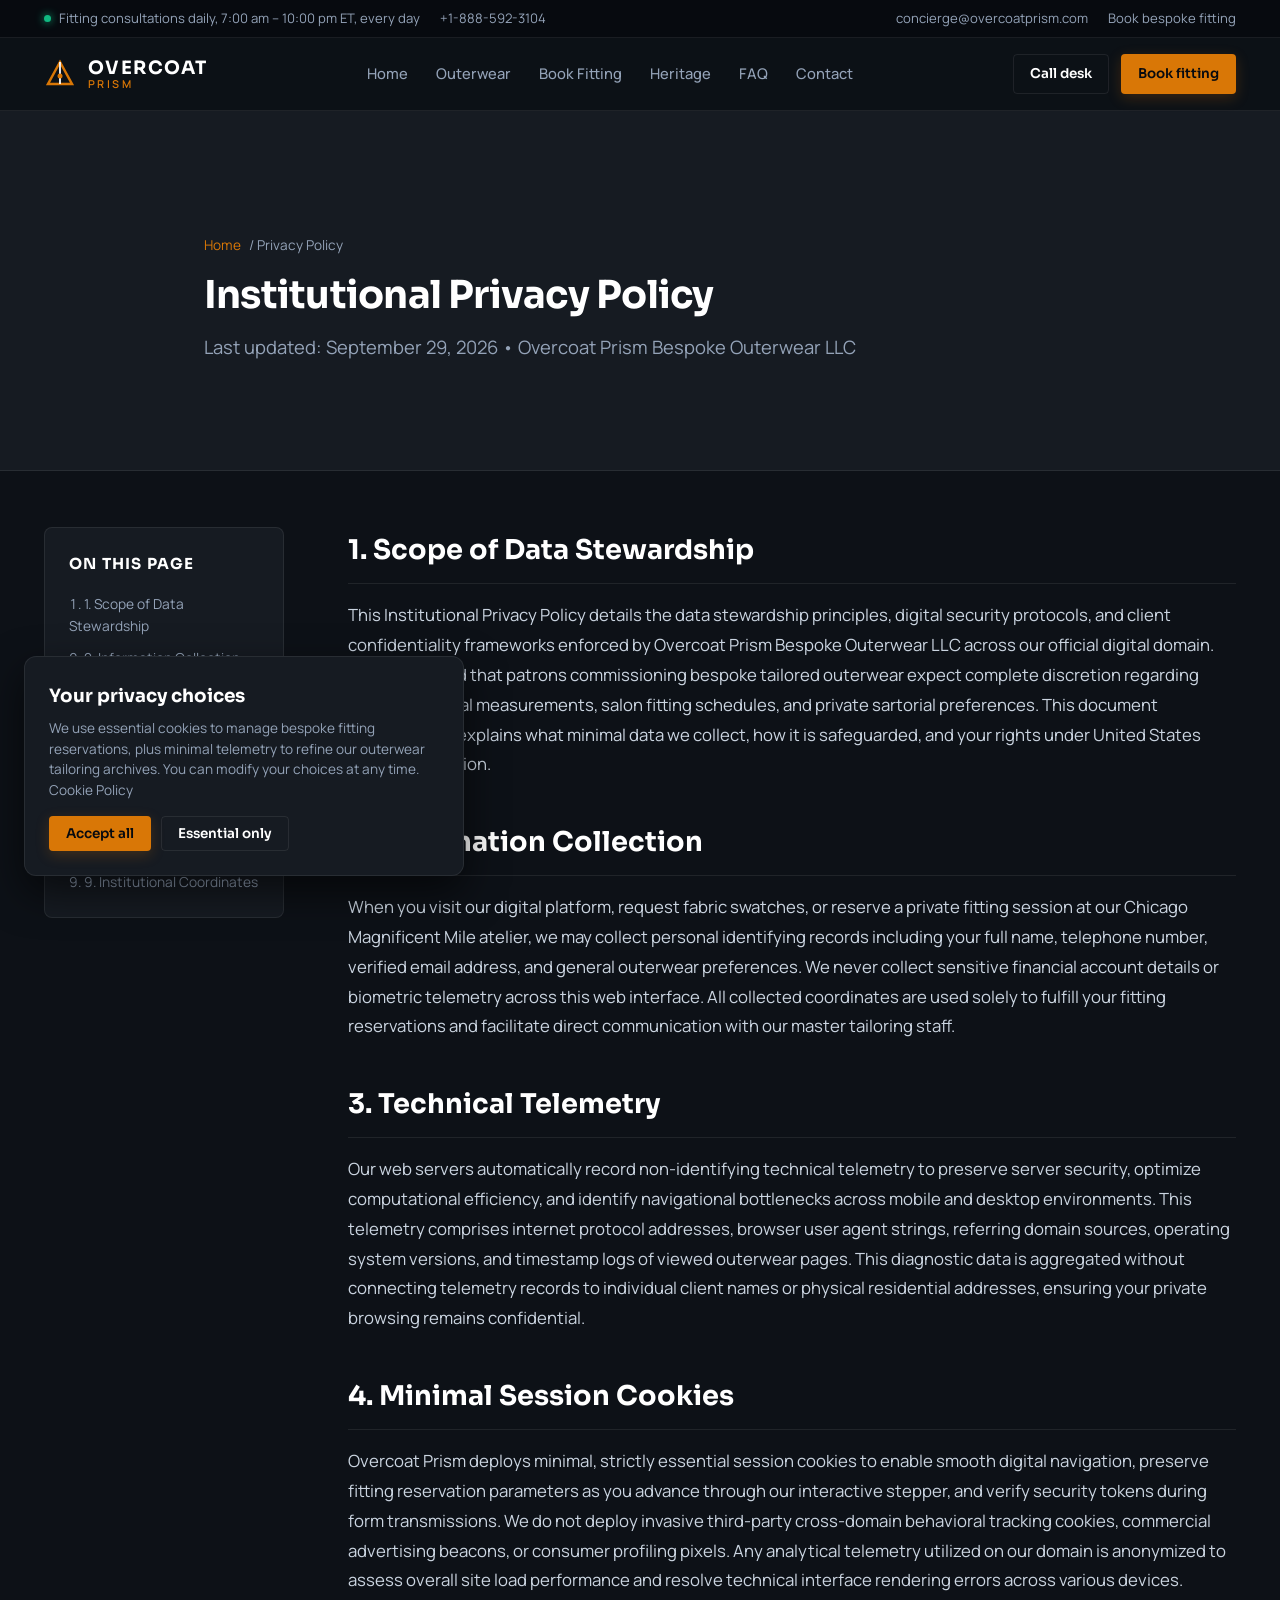
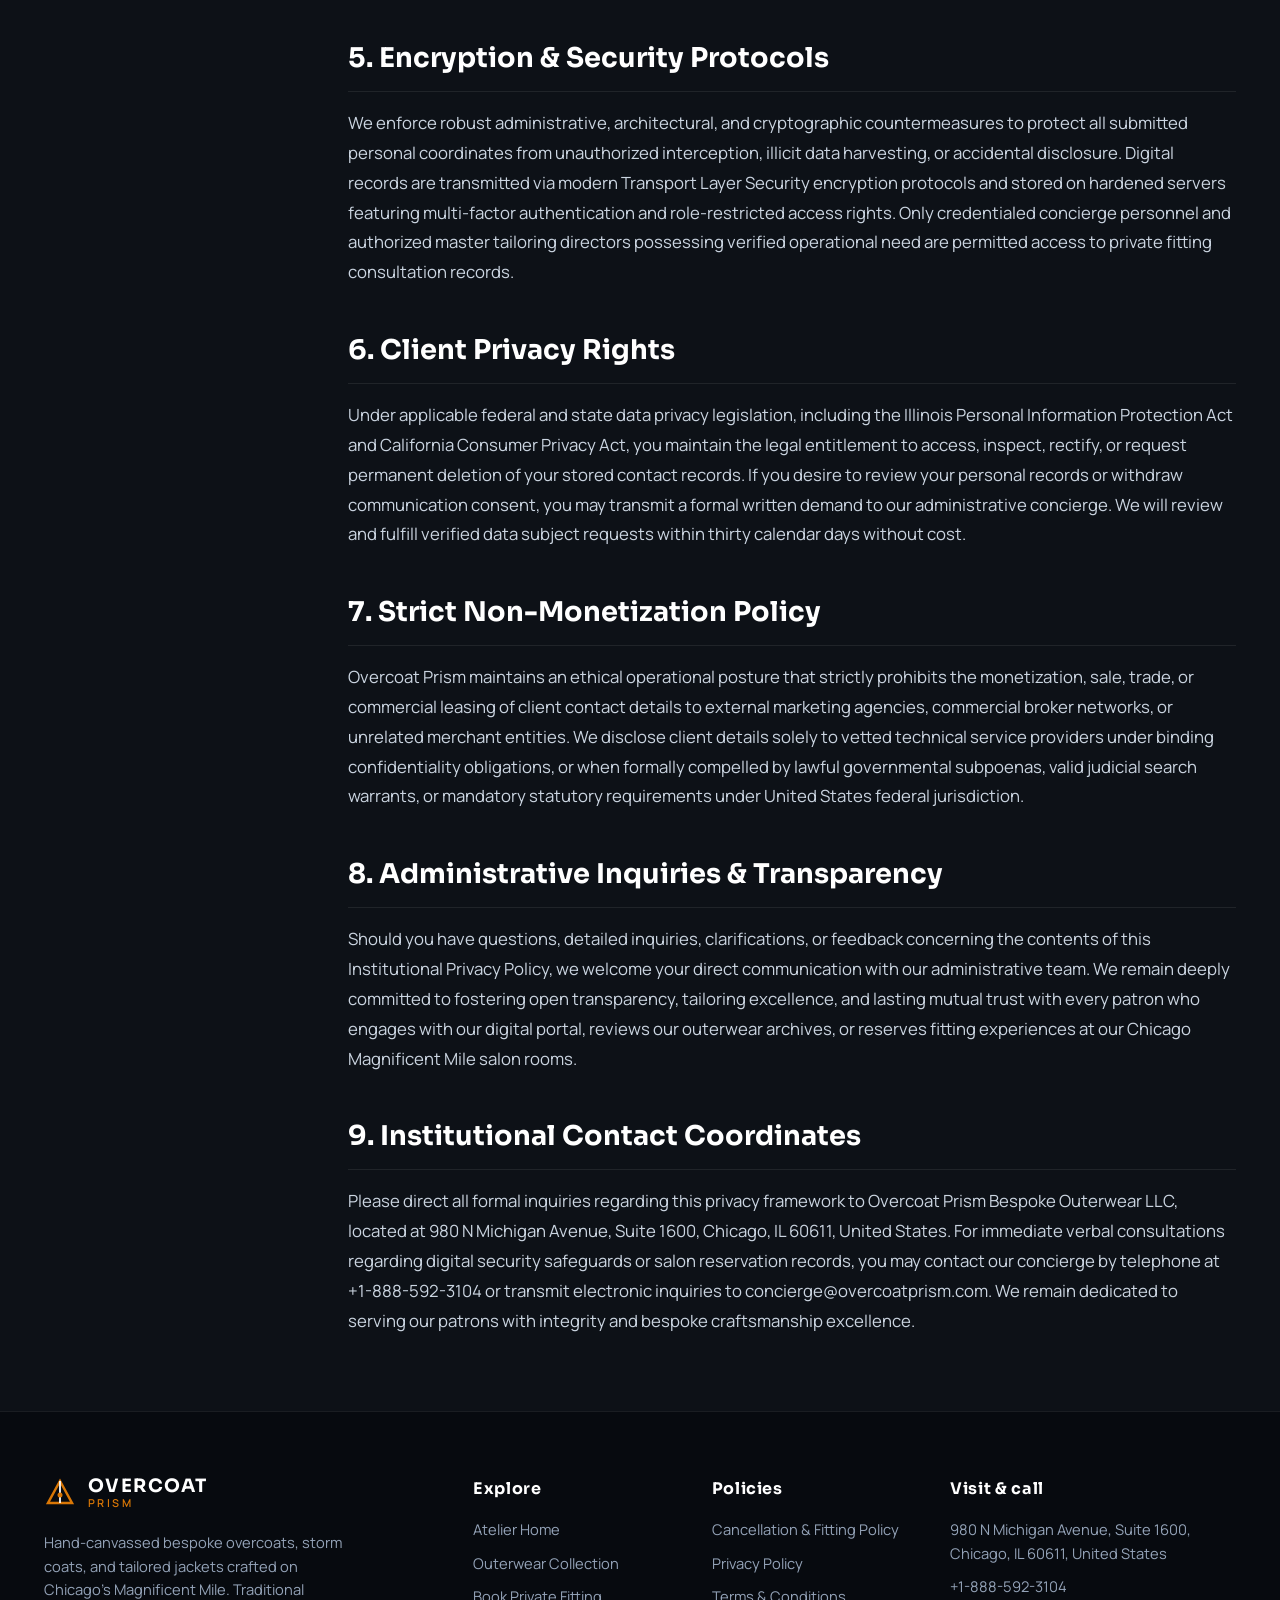
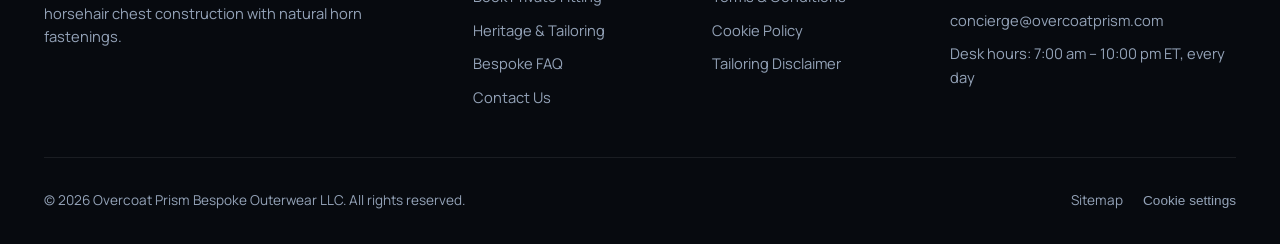
<file: privacy-policy.html>
<!DOCTYPE html>
<html lang="en">
<head>
<meta charset="utf-8">
<meta name="viewport" content="width=device-width, initial-scale=1">
<title>Privacy Policy | Overcoat Prism Bespoke Outerwear</title>
<meta name="description" content="Institutional Privacy Policy for Overcoat Prism Bespoke Outerwear LLC. Learn about our strict data stewardship, zero tracking sale policy, and security.">
<meta name="robots" content="index, follow">
<link rel="canonical" href="https://overcoatprism.com/privacy-policy.html">
<meta property="og:type" content="website">
<meta property="og:site_name" content="Overcoat Prism">
<meta property="og:title" content="Privacy Policy | Overcoat Prism">
<meta property="og:description" content="Privacy Policy governing client data protection, encryption, and institutional contact coordinates for Overcoat Prism in Chicago.">
<meta property="og:url" content="https://overcoatprism.com/privacy-policy.html">
<meta property="og:image" content="https://overcoatprism.com/assets/images/overcoatprism_asset_1.jpg">
<meta name="theme-color" content="#0D1117">
<link rel="preconnect" href="https://fonts.googleapis.com">
<link rel="preconnect" href="https://fonts.gstatic.com" crossorigin>
<link href="https://fonts.googleapis.com/css2?family=Manrope:wght@400;500;600;700&family=Sora:wght@500;600;700&display=swap" rel="stylesheet">
<link rel="stylesheet" href="assets/css/style.css">
<!-- Google tag (gtag.js) -->
<script async src="https://www.googletagmanager.com/gtag/js?id=G-0LY0HY7L01"></script>
<script>
  window.dataLayer = window.dataLayer || [];
  function gtag(){dataLayer.push(arguments);}
  gtag('js', new Date());
  gtag('config', 'G-0LY0HY7L01');
</script>
</head>
<body>
<a class="skip" href="#main">Skip to content</a>
<div class="utility"><div class="wrap">
  <div class="u-left"><span><span class="dot" aria-hidden="true"></span>Fitting consultations daily, 7:00 am – 10:00 pm ET, every day</span><a href="tel:+18885923104">+1-888-592-3104</a></div>
  <div class="u-right"><a href="mailto:concierge@overcoatprism.com">concierge@overcoatprism.com</a><a href="booking.html">Book bespoke fitting</a></div>
</div></div>
<header class="site-header"><div class="wrap">
  <a class="brand" href="index.html" aria-label="Overcoat Prism home"><span class="brand-mark"><svg viewBox="0 0 32 32" aria-hidden="true"><polygon points="16,4 28,26 4,26" fill="none" stroke="#D97706" stroke-width="2.5"/><line x1="16" y1="4" x2="16" y2="26" stroke="#fff" stroke-width="1.8"/><circle cx="16" cy="18" r="2.5" fill="#D97706"/></svg></span><span class="brand-text"><strong>OVERCOAT</strong><span>PRISM</span></span></a>
  <nav class="main-nav" id="main-nav" aria-label="Main"><ul><li><a href="index.html">Home</a></li><li><a href="products.html">Outerwear</a></li><li><a href="booking.html">Book Fitting</a></li><li><a href="about.html">Heritage</a></li><li><a href="faq.html">FAQ</a></li><li><a href="contact.html">Contact</a></li><li class="nav-only-mobile"><a href="booking.html">Book Fitting</a></li></ul></nav>
  <div class="header-cta"><a class="btn btn-ghost btn-sm" href="tel:+18885923104">Call desk</a><a class="btn btn-accent btn-sm" href="booking.html">Book fitting</a>
  <button class="nav-toggle" type="button" aria-label="Open menu" aria-controls="main-nav" aria-expanded="false"><span></span></button></div>
</div></header>
<main id="main">

<section class="page-hero plain">
  <div class="wrap">
    <nav class="crumbs" aria-label="Breadcrumb"><a href="index.html">Home</a> / Privacy Policy</nav>
    <h1>Institutional Privacy Policy</h1>
    <p>Last updated: September 29, 2026 &bull; Overcoat Prism Bespoke Outerwear LLC</p>
  </div>
</section>

<section class="section-tight">
  <div class="wrap prose-wrap">
    <nav class="toc" aria-label="On this page">
      <b>On this page</b>
      <ol>
        <li><a href="#scope">1. Scope of Data Stewardship</a></li>
        <li><a href="#collection">2. Information Collection</a></li>
        <li><a href="#telemetry">3. Technical Telemetry</a></li>
        <li><a href="#cookies">4. Minimal Session Cookies</a></li>
        <li><a href="#security">5. Encryption &amp; Security</a></li>
        <li><a href="#rights">6. Client Privacy Rights</a></li>
        <li><a href="#disclosure">7. Non-Monetization Policy</a></li>
        <li><a href="#inquiries">8. Administrative Inquiries</a></li>
        <li><a href="#contact-sec">9. Institutional Coordinates</a></li>
      </ol>
    </nav>
    <article class="prose">
      <h2 id="scope">1. Scope of Data Stewardship</h2>
      <p class="op-policy-p">This Institutional Privacy Policy details the data stewardship principles, digital security protocols, and client confidentiality frameworks enforced by Overcoat Prism Bespoke Outerwear LLC across our official digital domain. We understand that patrons commissioning bespoke tailored outerwear expect complete discretion regarding their anatomical measurements, salon fitting schedules, and private sartorial preferences. This document transparently explains what minimal data we collect, how it is safeguarded, and your rights under United States privacy legislation.</p>
      
      <h2 id="collection">2. Information Collection</h2>
      <p class="op-policy-p">When you visit our digital platform, request fabric swatches, or reserve a private fitting session at our Chicago Magnificent Mile atelier, we may collect personal identifying records including your full name, telephone number, verified email address, and general outerwear preferences. We never collect sensitive financial account details or biometric telemetry across this web interface. All collected coordinates are used solely to fulfill your fitting reservations and facilitate direct communication with our master tailoring staff.</p>

      <h2 id="telemetry">3. Technical Telemetry</h2>
      <p class="op-policy-p">Our web servers automatically record non-identifying technical telemetry to preserve server security, optimize computational efficiency, and identify navigational bottlenecks across mobile and desktop environments. This telemetry comprises internet protocol addresses, browser user agent strings, referring domain sources, operating system versions, and timestamp logs of viewed outerwear pages. This diagnostic data is aggregated without connecting telemetry records to individual client names or physical residential addresses, ensuring your private browsing remains confidential.</p>

      <h2 id="cookies">4. Minimal Session Cookies</h2>
      <p class="op-policy-p">Overcoat Prism deploys minimal, strictly essential session cookies to enable smooth digital navigation, preserve fitting reservation parameters as you advance through our interactive stepper, and verify security tokens during form transmissions. We do not deploy invasive third-party cross-domain behavioral tracking cookies, commercial advertising beacons, or consumer profiling pixels. Any analytical telemetry utilized on our domain is anonymized to assess overall site load performance and resolve technical interface rendering errors across various devices.</p>

      <h2 id="security">5. Encryption &amp; Security Protocols</h2>
      <p class="op-policy-p">We enforce robust administrative, architectural, and cryptographic countermeasures to protect all submitted personal coordinates from unauthorized interception, illicit data harvesting, or accidental disclosure. Digital records are transmitted via modern Transport Layer Security encryption protocols and stored on hardened servers featuring multi-factor authentication and role-restricted access rights. Only credentialed concierge personnel and authorized master tailoring directors possessing verified operational need are permitted access to private fitting consultation records.</p>

      <h2 id="rights">6. Client Privacy Rights</h2>
      <p class="op-policy-p">Under applicable federal and state data privacy legislation, including the Illinois Personal Information Protection Act and California Consumer Privacy Act, you maintain the legal entitlement to access, inspect, rectify, or request permanent deletion of your stored contact records. If you desire to review your personal records or withdraw communication consent, you may transmit a formal written demand to our administrative concierge. We will review and fulfill verified data subject requests within thirty calendar days without cost.</p>

      <h2 id="disclosure">7. Strict Non-Monetization Policy</h2>
      <p class="op-policy-p">Overcoat Prism maintains an ethical operational posture that strictly prohibits the monetization, sale, trade, or commercial leasing of client contact details to external marketing agencies, commercial broker networks, or unrelated merchant entities. We disclose client details solely to vetted technical service providers under binding confidentiality obligations, or when formally compelled by lawful governmental subpoenas, valid judicial search warrants, or mandatory statutory requirements under United States federal jurisdiction.</p>

      <h2 id="inquiries">8. Administrative Inquiries &amp; Transparency</h2>
      <p class="op-policy-p">Should you have questions, detailed inquiries, clarifications, or feedback concerning the contents of this Institutional Privacy Policy, we welcome your direct communication with our administrative team. We remain deeply committed to fostering open transparency, tailoring excellence, and lasting mutual trust with every patron who engages with our digital portal, reviews our outerwear archives, or reserves fitting experiences at our Chicago Magnificent Mile salon rooms.</p>

      <h2 id="contact-sec">9. Institutional Contact Coordinates</h2>
      <p class="op-policy-p">Please direct all formal inquiries regarding this privacy framework to Overcoat Prism Bespoke Outerwear LLC, located at 980 N Michigan Avenue, Suite 1600, Chicago, IL 60611, United States. For immediate verbal consultations regarding digital security safeguards or salon reservation records, you may contact our concierge by telephone at +1-888-592-3104 or transmit electronic inquiries to concierge@overcoatprism.com. We remain dedicated to serving our patrons with integrity and bespoke craftsmanship excellence.</p>
    </article>
  </div>
</section>

</main>
<footer class="site-footer"><div class="wrap">
  <div class="f-top">
    <div>
      <a class="brand" href="index.html" aria-label="Overcoat Prism home"><span class="brand-mark"><svg viewBox="0 0 32 32" aria-hidden="true"><polygon points="16,4 28,26 4,26" fill="none" stroke="#D97706" stroke-width="2.5"/><line x1="16" y1="4" x2="16" y2="26" stroke="#fff" stroke-width="1.8"/><circle cx="16" cy="18" r="2.5" fill="#D97706"/></svg></span><span class="brand-text"><strong>OVERCOAT</strong><span>PRISM</span></span></a>
      <p class="f-about">Hand-canvassed bespoke overcoats, storm coats, and tailored jackets crafted on Chicago's Magnificent Mile. Traditional horsehair chest construction with natural horn fastenings.</p>
    </div>
    <div><h2>Explore</h2><ul>
      <li><a href="index.html">Atelier Home</a></li><li><a href="products.html">Outerwear Collection</a></li><li><a href="booking.html">Book Private Fitting</a></li>
      <li><a href="about.html">Heritage &amp; Tailoring</a></li><li><a href="faq.html">Bespoke FAQ</a></li><li><a href="contact.html">Contact Us</a></li></ul></div>
    <div><h2>Policies</h2><ul>
      <li><a href="cancellation-refund-policy.html">Cancellation &amp; Fitting Policy</a></li><li><a href="privacy-policy.html">Privacy Policy</a></li>
      <li><a href="terms-and-conditions.html">Terms &amp; Conditions</a></li><li><a href="cookie-policy.html">Cookie Policy</a></li>
      <li><a href="disclaimer.html">Tailoring Disclaimer</a></li></ul></div>
    <div><h2>Visit &amp; call</h2><ul>
      <li>980 N Michigan Avenue, Suite 1600, Chicago, IL 60611, United States</li>
      <li><a href="tel:+18885923104">+1-888-592-3104</a></li><li><a href="mailto:concierge@overcoatprism.com">concierge@overcoatprism.com</a></li>
      <li>Desk hours: 7:00 am – 10:00 pm ET, every day</li></ul></div>
  </div>
  <div class="f-bottom"><span>&copy; <span data-year>2026</span> Overcoat Prism Bespoke Outerwear LLC. All rights reserved.</span>
    <ul><li><a href="sitemap.xml">Sitemap</a></li><li><button class="link-btn" type="button" data-open-cookies>Cookie settings</button></li></ul></div>
</div></footer>
<div class="cookie" role="dialog" aria-labelledby="cookie-title" aria-live="polite">
  <h2 id="cookie-title">Your privacy choices</h2>
  <p>We use essential cookies to manage bespoke fitting reservations, plus minimal telemetry to refine our outerwear tailoring archives. You can modify your choices at any time. <a href="cookie-policy.html">Cookie Policy</a></p>
  <div class="row"><button class="btn btn-accent btn-sm" type="button" data-consent="all">Accept all</button><button class="btn btn-ghost btn-sm" type="button" data-consent="essential">Essential only</button></div>
</div>
<button class="to-top" type="button" aria-label="Back to top"><svg width="20" height="20" viewBox="0 0 24 24" fill="none" stroke="currentColor" stroke-width="2.5" aria-hidden="true"><path d="M12 19V5M5 12l7-7 7 7"/></svg></button>
<script src="assets/js/main.js" defer></script>
</body>
</html>
</file>
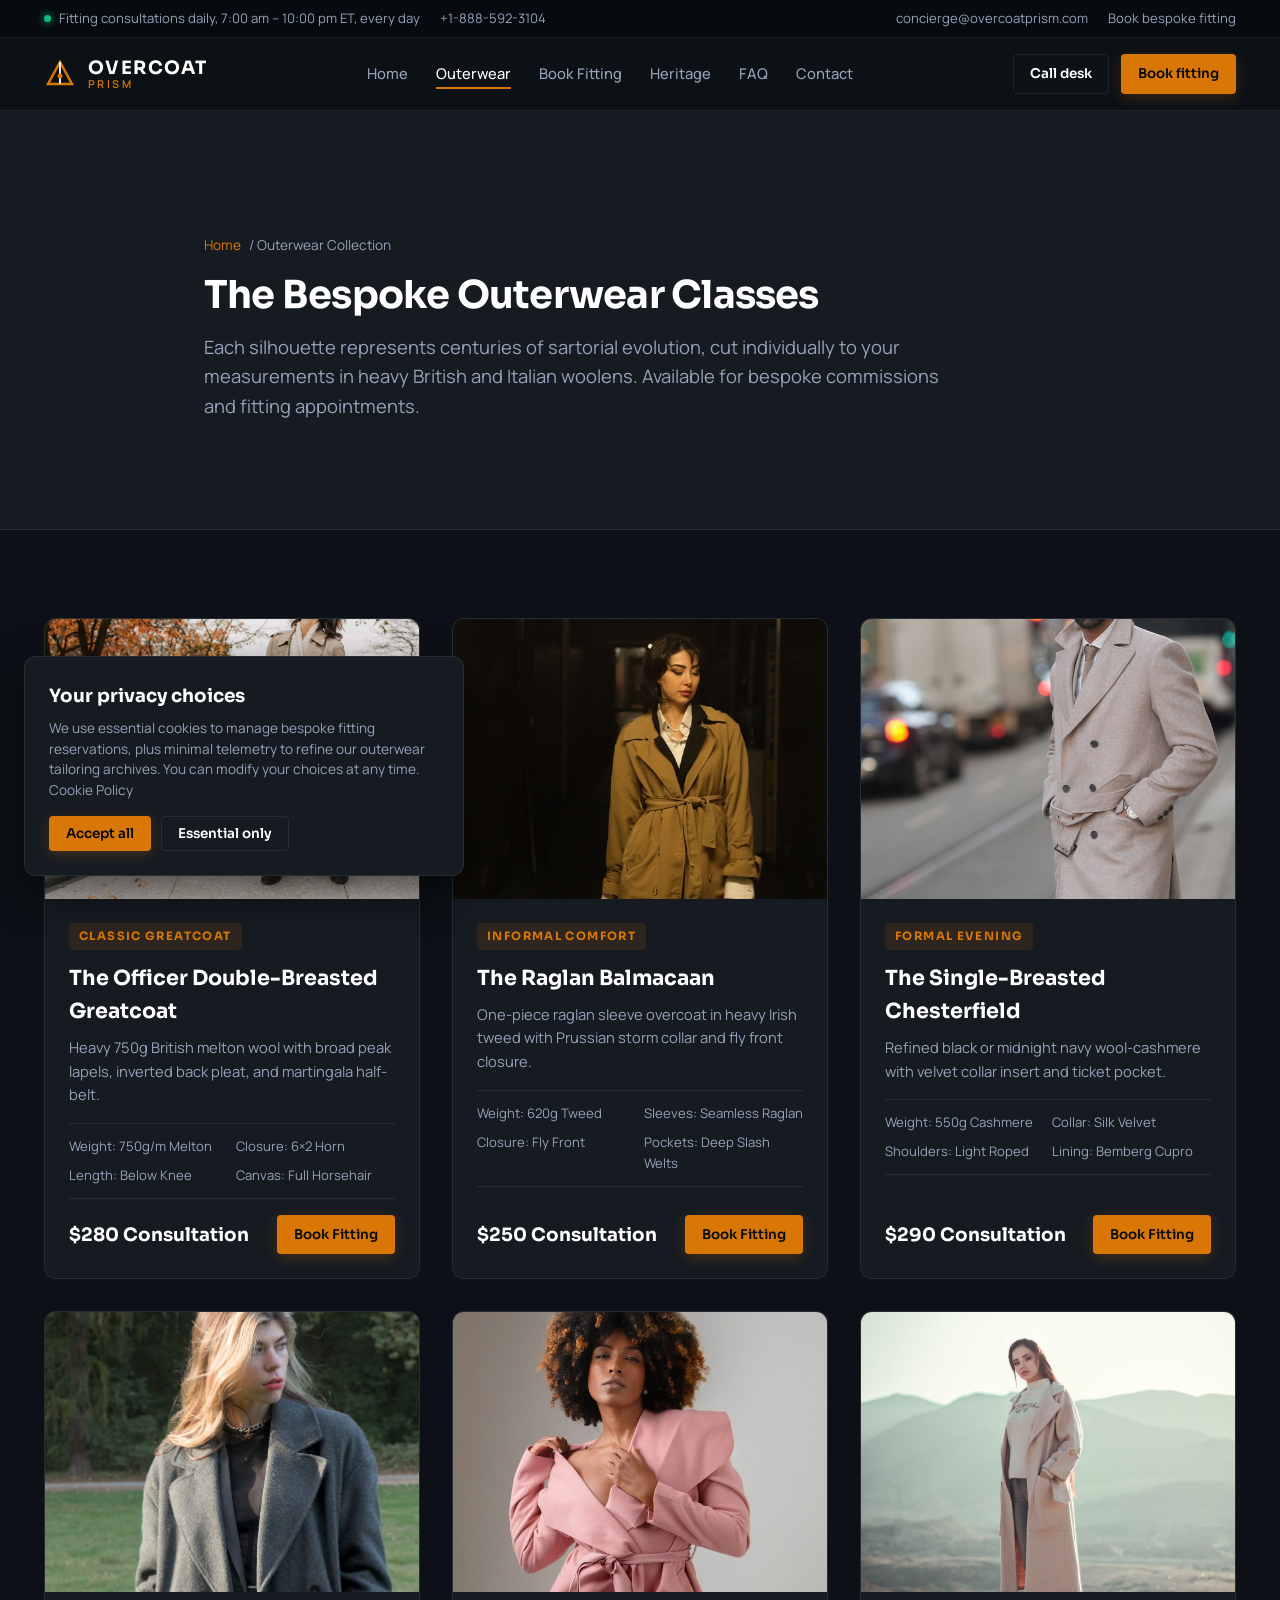
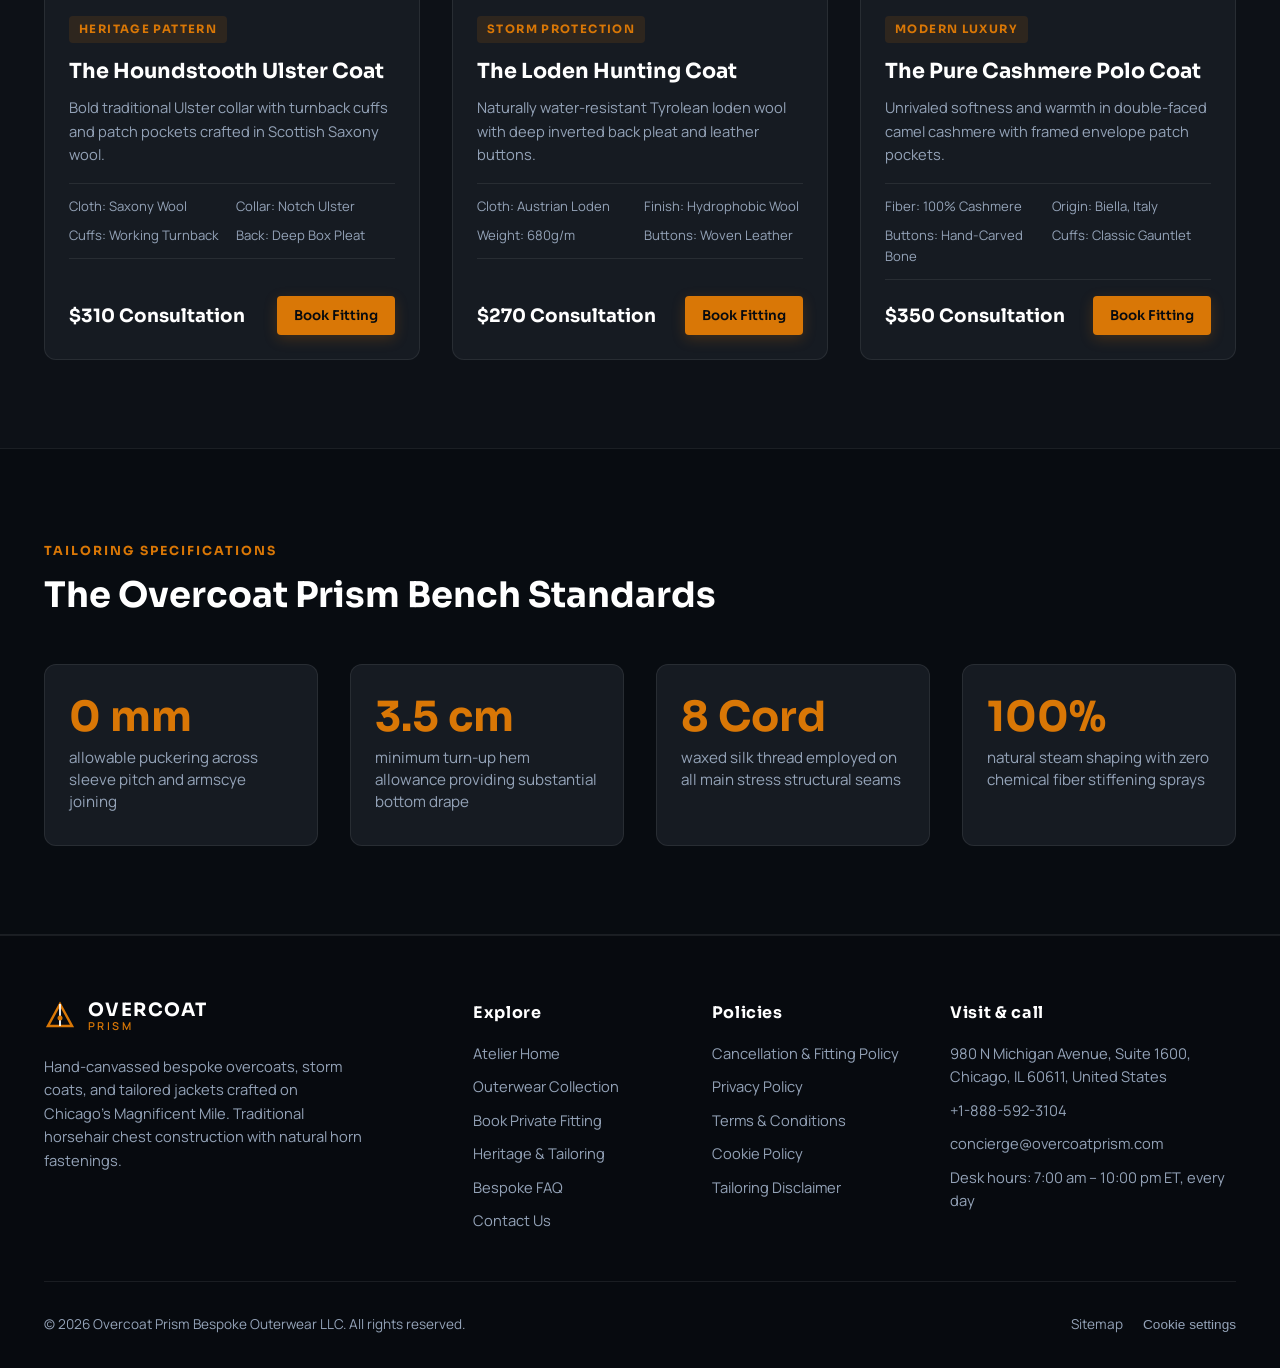
<file: products.html>
<!DOCTYPE html>
<html lang="en">
<head>
<meta charset="utf-8">
<meta name="viewport" content="width=device-width, initial-scale=1">
<title>Bespoke Outerwear &amp; Overcoat Collection | Overcoat Prism Chicago</title>
<meta name="description" content="Explore our bespoke outerwear classes: double-breasted officer greatcoats, raglan balmacaans, cashmere chesterfields, and storm trenches in Chicago.">
<meta name="robots" content="index, follow">
<link rel="canonical" href="https://overcoatprism.com/products.html">
<meta property="og:type" content="website">
<meta property="og:site_name" content="Overcoat Prism">
<meta property="og:title" content="Bespoke Outerwear Collection | Overcoat Prism">
<meta property="og:description" content="Handcrafted bespoke winter overcoats, balmacaans, and cashmere coats available for custom fitting in Chicago.">
<meta property="og:url" content="https://overcoatprism.com/products.html">
<meta property="og:image" content="https://overcoatprism.com/assets/images/overcoatprism_asset_12.jpg">
<meta name="theme-color" content="#0D1117">
<link rel="preconnect" href="https://fonts.googleapis.com">
<link rel="preconnect" href="https://fonts.gstatic.com" crossorigin>
<link href="https://fonts.googleapis.com/css2?family=Manrope:wght@400;500;600;700&family=Sora:wght@500;600;700&display=swap" rel="stylesheet">
<link rel="stylesheet" href="assets/css/style.css">
<!-- Google tag (gtag.js) -->
<script async src="https://www.googletagmanager.com/gtag/js?id=G-0LY0HY7L01"></script>
<script>
  window.dataLayer = window.dataLayer || [];
  function gtag(){dataLayer.push(arguments);}
  gtag('js', new Date());
  gtag('config', 'G-0LY0HY7L01');
</script>
</head>
<body>
<a class="skip" href="#main">Skip to content</a>
<div class="utility"><div class="wrap">
  <div class="u-left"><span><span class="dot" aria-hidden="true"></span>Fitting consultations daily, 7:00 am – 10:00 pm ET, every day</span><a href="tel:+18885923104">+1-888-592-3104</a></div>
  <div class="u-right"><a href="mailto:concierge@overcoatprism.com">concierge@overcoatprism.com</a><a href="booking.html">Book bespoke fitting</a></div>
</div></div>
<header class="site-header"><div class="wrap">
  <a class="brand" href="index.html" aria-label="Overcoat Prism home"><span class="brand-mark"><svg viewBox="0 0 32 32" aria-hidden="true"><polygon points="16,4 28,26 4,26" fill="none" stroke="#D97706" stroke-width="2.5"/><line x1="16" y1="4" x2="16" y2="26" stroke="#fff" stroke-width="1.8"/><circle cx="16" cy="18" r="2.5" fill="#D97706"/></svg></span><span class="brand-text"><strong>OVERCOAT</strong><span>PRISM</span></span></a>
  <nav class="main-nav" id="main-nav" aria-label="Main"><ul><li><a href="index.html">Home</a></li><li><a href="products.html" aria-current="page">Outerwear</a></li><li><a href="booking.html">Book Fitting</a></li><li><a href="about.html">Heritage</a></li><li><a href="faq.html">FAQ</a></li><li><a href="contact.html">Contact</a></li><li class="nav-only-mobile"><a href="booking.html">Book Fitting</a></li></ul></nav>
  <div class="header-cta"><a class="btn btn-ghost btn-sm" href="tel:+18885923104">Call desk</a><a class="btn btn-accent btn-sm" href="booking.html">Book fitting</a>
  <button class="nav-toggle" type="button" aria-label="Open menu" aria-controls="main-nav" aria-expanded="false"><span></span></button></div>
</div></header>
<main id="main">

<section class="page-hero plain">
  <div class="wrap">
    <nav class="crumbs" aria-label="Breadcrumb"><a href="index.html">Home</a> / Outerwear Collection</nav>
    <h1>The Bespoke Outerwear Classes</h1>
    <p>Each silhouette represents centuries of sartorial evolution, cut individually to your measurements in heavy British and Italian woolens. Available for bespoke commissions and fitting appointments.</p>
  </div>
</section>

<section class="section">
  <div class="wrap">
    <div class="jacket-grid">

      <div class="jacket-card">
        <img class="jacket-img" src="assets/images/overcoatprism_asset_12.jpg" alt="Tailored winter wool storm overcoat in Chicago winter daylight" loading="lazy">
        <div class="jacket-body">
          <span class="jacket-badge">Classic Greatcoat</span>
          <h3>The Officer Double-Breasted Greatcoat</h3>
          <p style="color:var(--text-muted);font-size:0.92rem">Heavy 750g British melton wool with broad peak lapels, inverted back pleat, and martingala half-belt.</p>
          <div class="jacket-specs">
            <span>Weight: 750g/m Melton</span>
            <span>Closure: 6&times;2 Horn</span>
            <span>Length: Below Knee</span>
            <span>Canvas: Full Horsehair</span>
          </div>
          <div class="jacket-footer">
            <span class="jacket-tier">$280 Consultation</span>
            <a class="btn btn-accent btn-sm" href="booking.html">Book Fitting</a>
          </div>
        </div>
      </div>

      <div class="jacket-card">
        <img class="jacket-img" src="assets/images/overcoatprism_asset_13.jpg" alt="Artisan tailor measuring sleeve length on bespoke overcoat with horn buttons" loading="lazy">
        <div class="jacket-body">
          <span class="jacket-badge">Informal Comfort</span>
          <h3>The Raglan Balmacaan</h3>
          <p style="color:var(--text-muted);font-size:0.92rem">One-piece raglan sleeve overcoat in heavy Irish tweed with Prussian storm collar and fly front closure.</p>
          <div class="jacket-specs">
            <span>Weight: 620g Tweed</span>
            <span>Sleeves: Seamless Raglan</span>
            <span>Closure: Fly Front</span>
            <span>Pockets: Deep Slash Welts</span>
          </div>
          <div class="jacket-footer">
            <span class="jacket-tier">$250 Consultation</span>
            <a class="btn btn-accent btn-sm" href="booking.html">Book Fitting</a>
          </div>
        </div>
      </div>

      <div class="jacket-card">
        <img class="jacket-img" src="assets/images/overcoatprism_asset_14.jpg" alt="Dark wool trench coat with horn buttons and structured waistline" loading="lazy">
        <div class="jacket-body">
          <span class="jacket-badge">Formal Evening</span>
          <h3>The Single-Breasted Chesterfield</h3>
          <p style="color:var(--text-muted);font-size:0.92rem">Refined black or midnight navy wool-cashmere with velvet collar insert and ticket pocket.</p>
          <div class="jacket-specs">
            <span>Weight: 550g Cashmere</span>
            <span>Collar: Silk Velvet</span>
            <span>Shoulders: Light Roped</span>
            <span>Lining: Bemberg Cupro</span>
          </div>
          <div class="jacket-footer">
            <span class="jacket-tier">$290 Consultation</span>
            <a class="btn btn-accent btn-sm" href="booking.html">Book Fitting</a>
          </div>
        </div>
      </div>

      <div class="jacket-card">
        <img class="jacket-img" src="assets/images/overcoatprism_asset_15.jpg" alt="Sartorial gentleman wearing double-breasted houndstooth tailored overcoat" loading="lazy">
        <div class="jacket-body">
          <span class="jacket-badge">Heritage Pattern</span>
          <h3>The Houndstooth Ulster Coat</h3>
          <p style="color:var(--text-muted);font-size:0.92rem">Bold traditional Ulster collar with turnback cuffs and patch pockets crafted in Scottish Saxony wool.</p>
          <div class="jacket-specs">
            <span>Cloth: Saxony Wool</span>
            <span>Collar: Notch Ulster</span>
            <span>Cuffs: Working Turnback</span>
            <span>Back: Deep Box Pleat</span>
          </div>
          <div class="jacket-footer">
            <span class="jacket-tier">$310 Consultation</span>
            <a class="btn btn-accent btn-sm" href="booking.html">Book Fitting</a>
          </div>
        </div>
      </div>

      <div class="jacket-card">
        <img class="jacket-img" src="assets/images/overcoatprism_asset_16.jpg" alt="Extreme macro of British wool twill weave showing texture and warp-weft density" loading="lazy">
        <div class="jacket-body">
          <span class="jacket-badge">Storm Protection</span>
          <h3>The Loden Hunting Coat</h3>
          <p style="color:var(--text-muted);font-size:0.92rem">Naturally water-resistant Tyrolean loden wool with deep inverted back pleat and leather buttons.</p>
          <div class="jacket-specs">
            <span>Cloth: Austrian Loden</span>
            <span>Finish: Hydrophobic Wool</span>
            <span>Weight: 680g/m</span>
            <span>Buttons: Woven Leather</span>
          </div>
          <div class="jacket-footer">
            <span class="jacket-tier">$270 Consultation</span>
            <a class="btn btn-accent btn-sm" href="booking.html">Book Fitting</a>
          </div>
        </div>
      </div>

      <div class="jacket-card">
        <img class="jacket-img" src="assets/images/overcoatprism_asset_17.jpg" alt="Modern minimalist cocoon wool coat with concealed horn button placket" loading="lazy">
        <div class="jacket-body">
          <span class="jacket-badge">Modern Luxury</span>
          <h3>The Pure Cashmere Polo Coat</h3>
          <p style="color:var(--text-muted);font-size:0.92rem">Unrivaled softness and warmth in double-faced camel cashmere with framed envelope patch pockets.</p>
          <div class="jacket-specs">
            <span>Fiber: 100% Cashmere</span>
            <span>Origin: Biella, Italy</span>
            <span>Buttons: Hand-Carved Bone</span>
            <span>Cuffs: Classic Gauntlet</span>
          </div>
          <div class="jacket-footer">
            <span class="jacket-tier">$350 Consultation</span>
            <a class="btn btn-accent btn-sm" href="booking.html">Book Fitting</a>
          </div>
        </div>
      </div>

    </div>
  </div>
</section>

<section class="section section-dark">
  <div class="wrap">
    <div class="sec-head"><div class="intro"><span class="kicker">Tailoring Specifications</span><h2 style="color:#fff">The Overcoat Prism Bench Standards</h2></div></div>
    <div class="numbers">
      <div class="number"><b>0 mm</b><span>allowable puckering across sleeve pitch and armscye joining</span></div>
      <div class="number"><b>3.5 cm</b><span>minimum turn-up hem allowance providing substantial bottom drape</span></div>
      <div class="number"><b>8 Cord</b><span>waxed silk thread employed on all main stress structural seams</span></div>
      <div class="number"><b>100%</b><span>natural steam shaping with zero chemical fiber stiffening sprays</span></div>
    </div>
  </div>
</section>

</main>
<footer class="site-footer"><div class="wrap">
  <div class="f-top">
    <div>
      <a class="brand" href="index.html" aria-label="Overcoat Prism home"><span class="brand-mark"><svg viewBox="0 0 32 32" aria-hidden="true"><polygon points="16,4 28,26 4,26" fill="none" stroke="#D97706" stroke-width="2.5"/><line x1="16" y1="4" x2="16" y2="26" stroke="#fff" stroke-width="1.8"/><circle cx="16" cy="18" r="2.5" fill="#D97706"/></svg></span><span class="brand-text"><strong>OVERCOAT</strong><span>PRISM</span></span></a>
      <p class="f-about">Hand-canvassed bespoke overcoats, storm coats, and tailored jackets crafted on Chicago's Magnificent Mile. Traditional horsehair chest construction with natural horn fastenings.</p>
    </div>
    <div><h2>Explore</h2><ul>
      <li><a href="index.html">Atelier Home</a></li><li><a href="products.html">Outerwear Collection</a></li><li><a href="booking.html">Book Private Fitting</a></li>
      <li><a href="about.html">Heritage &amp; Tailoring</a></li><li><a href="faq.html">Bespoke FAQ</a></li><li><a href="contact.html">Contact Us</a></li></ul></div>
    <div><h2>Policies</h2><ul>
      <li><a href="cancellation-refund-policy.html">Cancellation &amp; Fitting Policy</a></li><li><a href="privacy-policy.html">Privacy Policy</a></li>
      <li><a href="terms-and-conditions.html">Terms &amp; Conditions</a></li><li><a href="cookie-policy.html">Cookie Policy</a></li>
      <li><a href="disclaimer.html">Tailoring Disclaimer</a></li></ul></div>
    <div><h2>Visit &amp; call</h2><ul>
      <li>980 N Michigan Avenue, Suite 1600, Chicago, IL 60611, United States</li>
      <li><a href="tel:+18885923104">+1-888-592-3104</a></li><li><a href="mailto:concierge@overcoatprism.com">concierge@overcoatprism.com</a></li>
      <li>Desk hours: 7:00 am – 10:00 pm ET, every day</li></ul></div>
  </div>
  <div class="f-bottom"><span>&copy; <span data-year>2026</span> Overcoat Prism Bespoke Outerwear LLC. All rights reserved.</span>
    <ul><li><a href="sitemap.xml">Sitemap</a></li><li><button class="link-btn" type="button" data-open-cookies>Cookie settings</button></li></ul></div>
</div></footer>
<div class="cookie" role="dialog" aria-labelledby="cookie-title" aria-live="polite">
  <h2 id="cookie-title">Your privacy choices</h2>
  <p>We use essential cookies to manage bespoke fitting reservations, plus minimal telemetry to refine our outerwear tailoring archives. You can modify your choices at any time. <a href="cookie-policy.html">Cookie Policy</a></p>
  <div class="row"><button class="btn btn-accent btn-sm" type="button" data-consent="all">Accept all</button><button class="btn btn-ghost btn-sm" type="button" data-consent="essential">Essential only</button></div>
</div>
<button class="to-top" type="button" aria-label="Back to top"><svg width="20" height="20" viewBox="0 0 24 24" fill="none" stroke="currentColor" stroke-width="2.5" aria-hidden="true"><path d="M12 19V5M5 12l7-7 7 7"/></svg></button>
<script src="assets/js/main.js" defer></script>
</body>
</html>
</file>
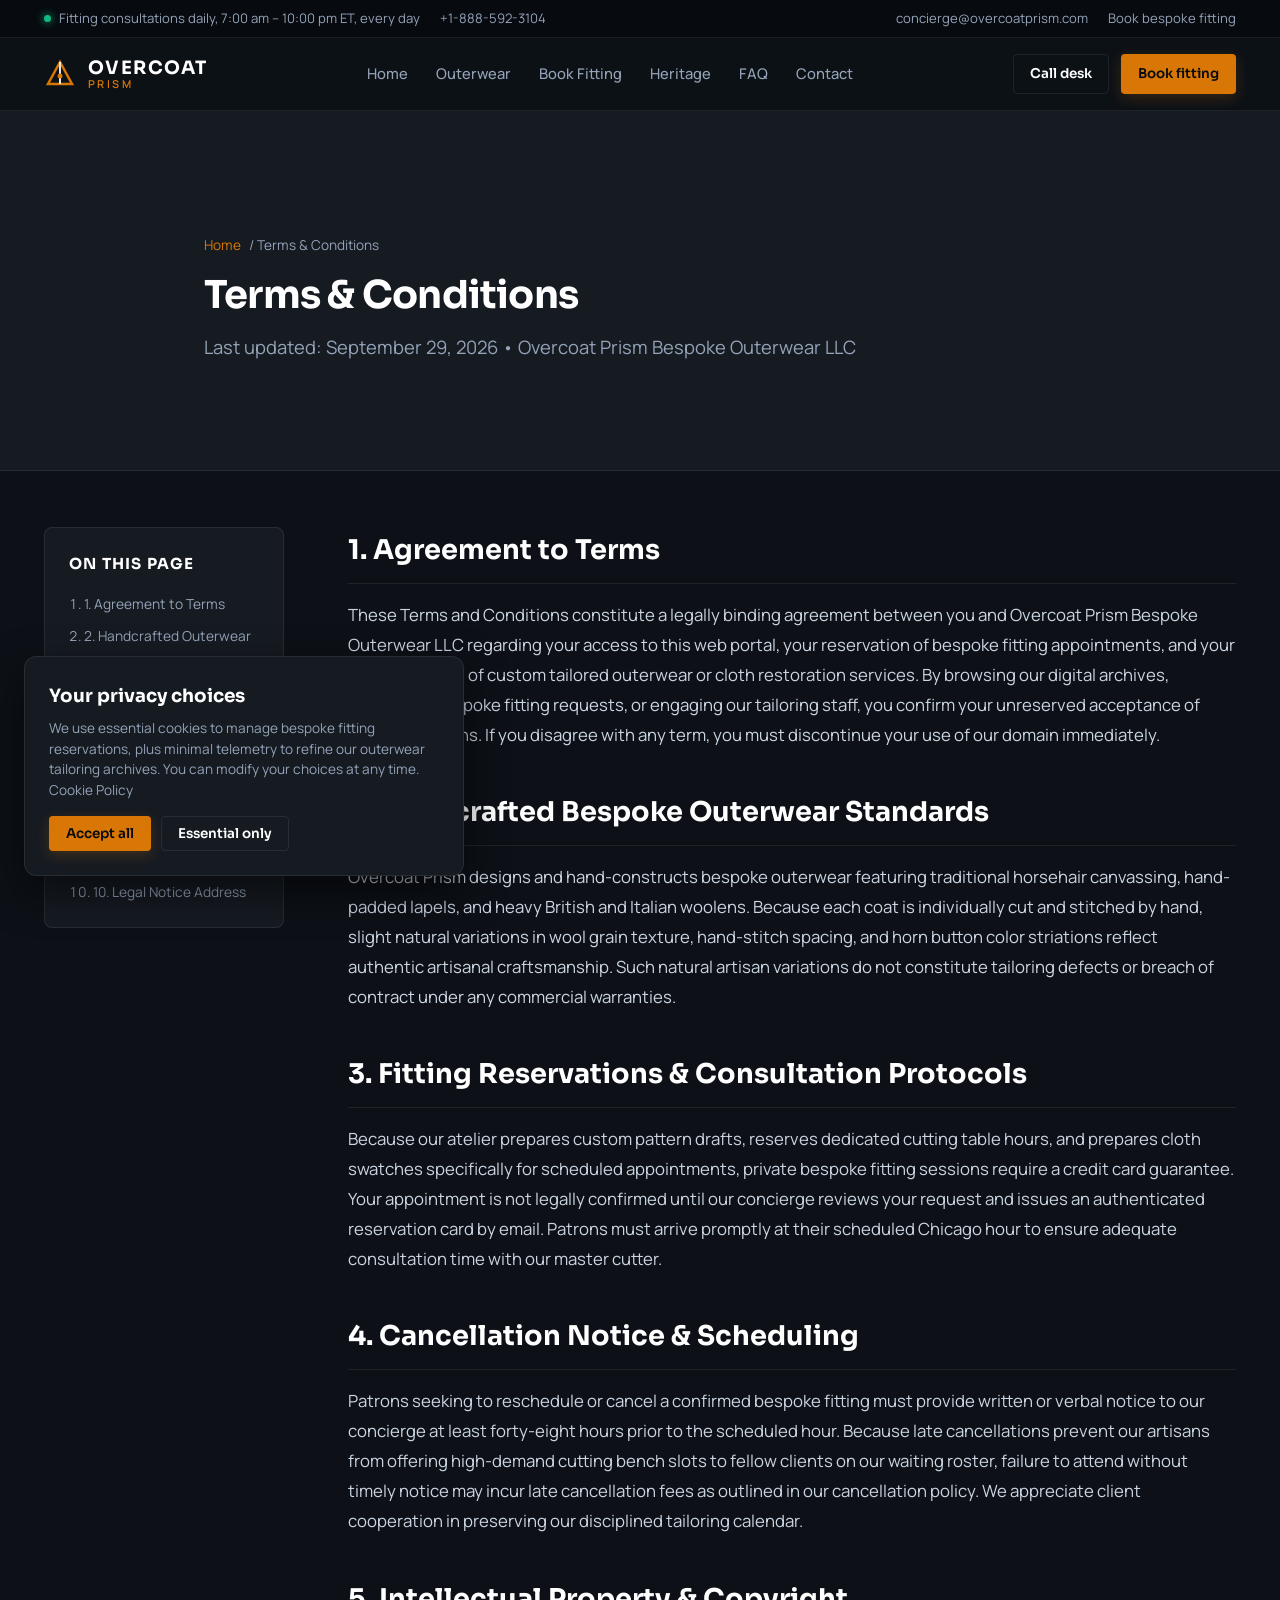
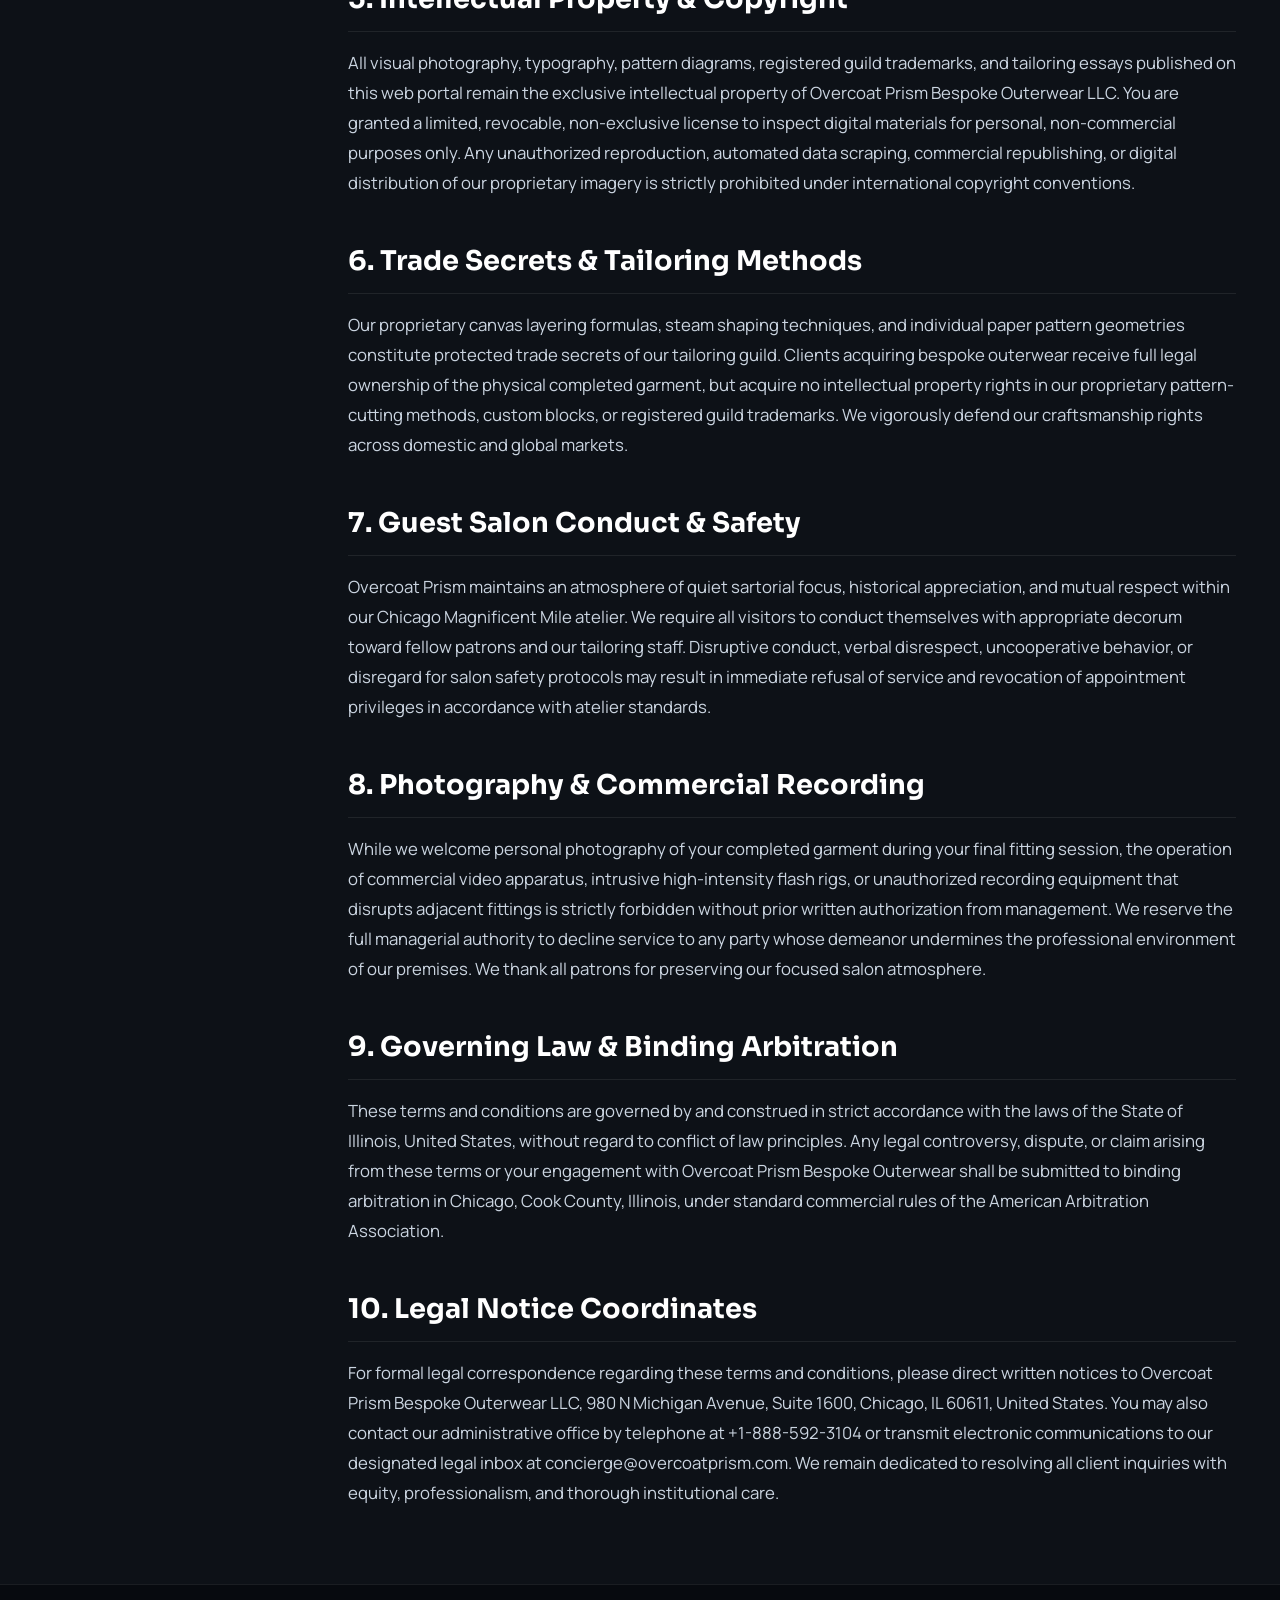
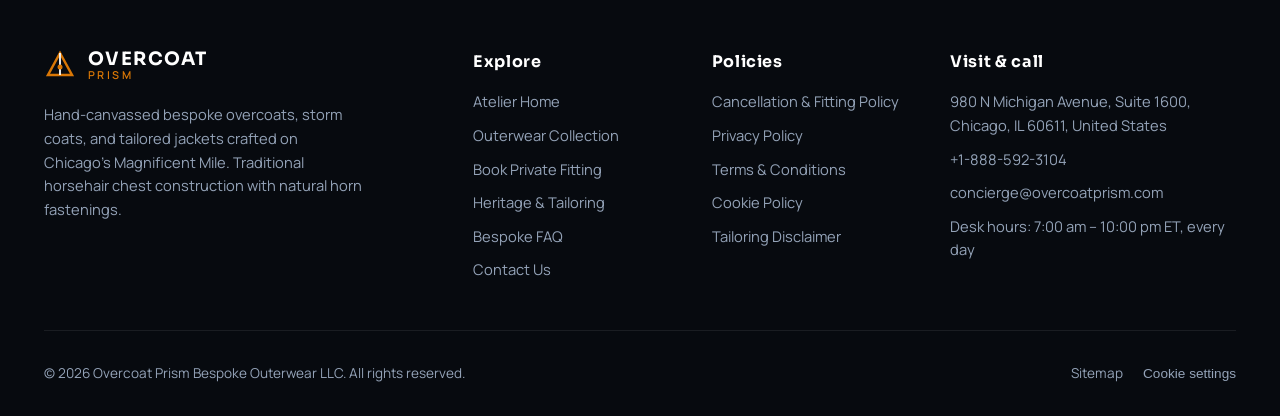
<file: terms-and-conditions.html>
<!DOCTYPE html>
<html lang="en">
<head>
<meta charset="utf-8">
<meta name="viewport" content="width=device-width, initial-scale=1">
<title>Terms &amp; Conditions | Overcoat Prism Bespoke Outerwear</title>
<meta name="description" content="Terms and Conditions governing bespoke fitting appointments, outerwear curation, and web portal access for Overcoat Prism in Chicago, Illinois.">
<meta name="robots" content="index, follow">
<link rel="canonical" href="https://overcoatprism.com/terms-and-conditions.html">
<meta property="og:type" content="website">
<meta property="og:site_name" content="Overcoat Prism">
<meta property="og:title" content="Terms &amp; Conditions | Overcoat Prism">
<meta property="og:description" content="Terms and Conditions for Overcoat Prism Bespoke Outerwear. Fitting rules, trade secrets, and arbitration details.">
<meta property="og:url" content="https://overcoatprism.com/terms-and-conditions.html">
<meta property="og:image" content="https://overcoatprism.com/assets/images/overcoatprism_asset_1.jpg">
<meta name="theme-color" content="#0D1117">
<link rel="preconnect" href="https://fonts.googleapis.com">
<link rel="preconnect" href="https://fonts.gstatic.com" crossorigin>
<link href="https://fonts.googleapis.com/css2?family=Manrope:wght@400;500;600;700&family=Sora:wght@500;600;700&display=swap" rel="stylesheet">
<link rel="stylesheet" href="assets/css/style.css">
<!-- Google tag (gtag.js) -->
<script async src="https://www.googletagmanager.com/gtag/js?id=G-0LY0HY7L01"></script>
<script>
  window.dataLayer = window.dataLayer || [];
  function gtag(){dataLayer.push(arguments);}
  gtag('js', new Date());
  gtag('config', 'G-0LY0HY7L01');
</script>
</head>
<body>
<a class="skip" href="#main">Skip to content</a>
<div class="utility"><div class="wrap">
  <div class="u-left"><span><span class="dot" aria-hidden="true"></span>Fitting consultations daily, 7:00 am – 10:00 pm ET, every day</span><a href="tel:+18885923104">+1-888-592-3104</a></div>
  <div class="u-right"><a href="mailto:concierge@overcoatprism.com">concierge@overcoatprism.com</a><a href="booking.html">Book bespoke fitting</a></div>
</div></div>
<header class="site-header"><div class="wrap">
  <a class="brand" href="index.html" aria-label="Overcoat Prism home"><span class="brand-mark"><svg viewBox="0 0 32 32" aria-hidden="true"><polygon points="16,4 28,26 4,26" fill="none" stroke="#D97706" stroke-width="2.5"/><line x1="16" y1="4" x2="16" y2="26" stroke="#fff" stroke-width="1.8"/><circle cx="16" cy="18" r="2.5" fill="#D97706"/></svg></span><span class="brand-text"><strong>OVERCOAT</strong><span>PRISM</span></span></a>
  <nav class="main-nav" id="main-nav" aria-label="Main"><ul><li><a href="index.html">Home</a></li><li><a href="products.html">Outerwear</a></li><li><a href="booking.html">Book Fitting</a></li><li><a href="about.html">Heritage</a></li><li><a href="faq.html">FAQ</a></li><li><a href="contact.html">Contact</a></li><li class="nav-only-mobile"><a href="booking.html">Book Fitting</a></li></ul></nav>
  <div class="header-cta"><a class="btn btn-ghost btn-sm" href="tel:+18885923104">Call desk</a><a class="btn btn-accent btn-sm" href="booking.html">Book fitting</a>
  <button class="nav-toggle" type="button" aria-label="Open menu" aria-controls="main-nav" aria-expanded="false"><span></span></button></div>
</div></header>
<main id="main">

<section class="page-hero plain">
  <div class="wrap">
    <nav class="crumbs" aria-label="Breadcrumb"><a href="index.html">Home</a> / Terms &amp; Conditions</nav>
    <h1>Terms &amp; Conditions</h1>
    <p>Last updated: September 29, 2026 &bull; Overcoat Prism Bespoke Outerwear LLC</p>
  </div>
</section>

<section class="section-tight">
  <div class="wrap prose-wrap">
    <nav class="toc" aria-label="On this page">
      <b>On this page</b>
      <ol>
        <li><a href="#agreement">1. Agreement to Terms</a></li>
        <li><a href="#craft">2. Handcrafted Outerwear</a></li>
        <li><a href="#reservations">3. Fitting Reservations</a></li>
        <li><a href="#cancellations">4. Cancellation Notice</a></li>
        <li><a href="#ip">5. Intellectual Property</a></li>
        <li><a href="#trade-secrets">6. Trade Secrets</a></li>
        <li><a href="#conduct">7. Guest Salon Conduct</a></li>
        <li><a href="#photography">8. Photography Guidelines</a></li>
        <li><a href="#jurisdiction">9. Governing Law</a></li>
        <li><a href="#legal-notice">10. Legal Notice Address</a></li>
      </ol>
    </nav>
    <article class="prose">
      <h2 id="agreement">1. Agreement to Terms</h2>
      <p class="op-policy-p">These Terms and Conditions constitute a legally binding agreement between you and Overcoat Prism Bespoke Outerwear LLC regarding your access to this web portal, your reservation of bespoke fitting appointments, and your commissioning of custom tailored outerwear or cloth restoration services. By browsing our digital archives, submitting bespoke fitting requests, or engaging our tailoring staff, you confirm your unreserved acceptance of these provisions. If you disagree with any term, you must discontinue your use of our domain immediately.</p>

      <h2 id="craft">2. Handcrafted Bespoke Outerwear Standards</h2>
      <p class="op-policy-p">Overcoat Prism designs and hand-constructs bespoke outerwear featuring traditional horsehair canvassing, hand-padded lapels, and heavy British and Italian woolens. Because each coat is individually cut and stitched by hand, slight natural variations in wool grain texture, hand-stitch spacing, and horn button color striations reflect authentic artisanal craftsmanship. Such natural artisan variations do not constitute tailoring defects or breach of contract under any commercial warranties.</p>

      <h2 id="reservations">3. Fitting Reservations &amp; Consultation Protocols</h2>
      <p class="op-policy-p">Because our atelier prepares custom pattern drafts, reserves dedicated cutting table hours, and prepares cloth swatches specifically for scheduled appointments, private bespoke fitting sessions require a credit card guarantee. Your appointment is not legally confirmed until our concierge reviews your request and issues an authenticated reservation card by email. Patrons must arrive promptly at their scheduled Chicago hour to ensure adequate consultation time with our master cutter.</p>

      <h2 id="cancellations">4. Cancellation Notice &amp; Scheduling</h2>
      <p class="op-policy-p">Patrons seeking to reschedule or cancel a confirmed bespoke fitting must provide written or verbal notice to our concierge at least forty-eight hours prior to the scheduled hour. Because late cancellations prevent our artisans from offering high-demand cutting bench slots to fellow clients on our waiting roster, failure to attend without timely notice may incur late cancellation fees as outlined in our cancellation policy. We appreciate client cooperation in preserving our disciplined tailoring calendar.</p>

      <h2 id="ip">5. Intellectual Property &amp; Copyright</h2>
      <p class="op-policy-p">All visual photography, typography, pattern diagrams, registered guild trademarks, and tailoring essays published on this web portal remain the exclusive intellectual property of Overcoat Prism Bespoke Outerwear LLC. You are granted a limited, revocable, non-exclusive license to inspect digital materials for personal, non-commercial purposes only. Any unauthorized reproduction, automated data scraping, commercial republishing, or digital distribution of our proprietary imagery is strictly prohibited under international copyright conventions.</p>

      <h2 id="trade-secrets">6. Trade Secrets &amp; Tailoring Methods</h2>
      <p class="op-policy-p">Our proprietary canvas layering formulas, steam shaping techniques, and individual paper pattern geometries constitute protected trade secrets of our tailoring guild. Clients acquiring bespoke outerwear receive full legal ownership of the physical completed garment, but acquire no intellectual property rights in our proprietary pattern-cutting methods, custom blocks, or registered guild trademarks. We vigorously defend our craftsmanship rights across domestic and global markets.</p>

      <h2 id="conduct">7. Guest Salon Conduct &amp; Safety</h2>
      <p class="op-policy-p">Overcoat Prism maintains an atmosphere of quiet sartorial focus, historical appreciation, and mutual respect within our Chicago Magnificent Mile atelier. We require all visitors to conduct themselves with appropriate decorum toward fellow patrons and our tailoring staff. Disruptive conduct, verbal disrespect, uncooperative behavior, or disregard for salon safety protocols may result in immediate refusal of service and revocation of appointment privileges in accordance with atelier standards.</p>

      <h2 id="photography">8. Photography &amp; Commercial Recording</h2>
      <p class="op-policy-p">While we welcome personal photography of your completed garment during your final fitting session, the operation of commercial video apparatus, intrusive high-intensity flash rigs, or unauthorized recording equipment that disrupts adjacent fittings is strictly forbidden without prior written authorization from management. We reserve the full managerial authority to decline service to any party whose demeanor undermines the professional environment of our premises. We thank all patrons for preserving our focused salon atmosphere.</p>

      <h2 id="jurisdiction">9. Governing Law &amp; Binding Arbitration</h2>
      <p class="op-policy-p">These terms and conditions are governed by and construed in strict accordance with the laws of the State of Illinois, United States, without regard to conflict of law principles. Any legal controversy, dispute, or claim arising from these terms or your engagement with Overcoat Prism Bespoke Outerwear shall be submitted to binding arbitration in Chicago, Cook County, Illinois, under standard commercial rules of the American Arbitration Association.</p>

      <h2 id="legal-notice">10. Legal Notice Coordinates</h2>
      <p class="op-policy-p">For formal legal correspondence regarding these terms and conditions, please direct written notices to Overcoat Prism Bespoke Outerwear LLC, 980 N Michigan Avenue, Suite 1600, Chicago, IL 60611, United States. You may also contact our administrative office by telephone at +1-888-592-3104 or transmit electronic communications to our designated legal inbox at concierge@overcoatprism.com. We remain dedicated to resolving all client inquiries with equity, professionalism, and thorough institutional care.</p>
    </article>
  </div>
</section>

</main>
<footer class="site-footer"><div class="wrap">
  <div class="f-top">
    <div>
      <a class="brand" href="index.html" aria-label="Overcoat Prism home"><span class="brand-mark"><svg viewBox="0 0 32 32" aria-hidden="true"><polygon points="16,4 28,26 4,26" fill="none" stroke="#D97706" stroke-width="2.5"/><line x1="16" y1="4" x2="16" y2="26" stroke="#fff" stroke-width="1.8"/><circle cx="16" cy="18" r="2.5" fill="#D97706"/></svg></span><span class="brand-text"><strong>OVERCOAT</strong><span>PRISM</span></span></a>
      <p class="f-about">Hand-canvassed bespoke overcoats, storm coats, and tailored jackets crafted on Chicago's Magnificent Mile. Traditional horsehair chest construction with natural horn fastenings.</p>
    </div>
    <div><h2>Explore</h2><ul>
      <li><a href="index.html">Atelier Home</a></li><li><a href="products.html">Outerwear Collection</a></li><li><a href="booking.html">Book Private Fitting</a></li>
      <li><a href="about.html">Heritage &amp; Tailoring</a></li><li><a href="faq.html">Bespoke FAQ</a></li><li><a href="contact.html">Contact Us</a></li></ul></div>
    <div><h2>Policies</h2><ul>
      <li><a href="cancellation-refund-policy.html">Cancellation &amp; Fitting Policy</a></li><li><a href="privacy-policy.html">Privacy Policy</a></li>
      <li><a href="terms-and-conditions.html">Terms &amp; Conditions</a></li><li><a href="cookie-policy.html">Cookie Policy</a></li>
      <li><a href="disclaimer.html">Tailoring Disclaimer</a></li></ul></div>
    <div><h2>Visit &amp; call</h2><ul>
      <li>980 N Michigan Avenue, Suite 1600, Chicago, IL 60611, United States</li>
      <li><a href="tel:+18885923104">+1-888-592-3104</a></li><li><a href="mailto:concierge@overcoatprism.com">concierge@overcoatprism.com</a></li>
      <li>Desk hours: 7:00 am – 10:00 pm ET, every day</li></ul></div>
  </div>
  <div class="f-bottom"><span>&copy; <span data-year>2026</span> Overcoat Prism Bespoke Outerwear LLC. All rights reserved.</span>
    <ul><li><a href="sitemap.xml">Sitemap</a></li><li><button class="link-btn" type="button" data-open-cookies>Cookie settings</button></li></ul></div>
</div></footer>
<div class="cookie" role="dialog" aria-labelledby="cookie-title" aria-live="polite">
  <h2 id="cookie-title">Your privacy choices</h2>
  <p>We use essential cookies to manage bespoke fitting reservations, plus minimal telemetry to refine our outerwear tailoring archives. You can modify your choices at any time. <a href="cookie-policy.html">Cookie Policy</a></p>
  <div class="row"><button class="btn btn-accent btn-sm" type="button" data-consent="all">Accept all</button><button class="btn btn-ghost btn-sm" type="button" data-consent="essential">Essential only</button></div>
</div>
<button class="to-top" type="button" aria-label="Back to top"><svg width="20" height="20" viewBox="0 0 24 24" fill="none" stroke="currentColor" stroke-width="2.5" aria-hidden="true"><path d="M12 19V5M5 12l7-7 7 7"/></svg></button>
<script src="assets/js/main.js" defer></script>
</body>
</html>
</file>
<file: assets/css/style.css>
/* ==========================================================================
   OVERCOAT PRISM BESPOKE OUTERWEAR & TAILORING ATELIER
   Architecture: Modern Precision Framework (Ridevora Clean Geometry)
   Fonts: 'Manrope' (Body & Telemetry) + 'Sora' (Headings & Tailoring Accents)
   Palette: Sartorial Obsidian (#0D1117), Camel Wool Amber (#D97706), Slate (#161B22)
   Strictly Zero Blog Architecture
   ========================================================================== */

:root {
  --ink: #0F172A;
  --ink-dark: #070A0F;
  --bg-dark: #0D1117;
  --bg-darker: #080C11;
  --bg-light: #F8FAFC;
  --bg-white: #FFFFFF;
  --surface: #161B22;
  --surface-card: #21262D;
  --surface-border: rgba(255, 255, 255, 0.08);
  --surface-border-light: #E2E8F0;
  --accent: #D97706;
  --accent-hover: #F59E0B;
  --accent-glow: rgba(217, 119, 6, 0.22);
  --text-main: #F1F5F9;
  --text-muted: #94A3B8;
  --text-dark: #1E293B;
  --text-muted-dark: #64748B;
  --font-body: 'Manrope', -apple-system, BlinkMacSystemFont, 'Segoe UI', Roboto, sans-serif;
  --font-heading: 'Sora', 'Manrope', sans-serif;
  --radius-sm: 4px;
  --radius-md: 8px;
  --radius-lg: 12px;
  --radius-xl: 16px;
  --transition: all 0.24s cubic-bezier(0.16, 1, 0.3, 1);
}

*, *::before, *::after {
  box-sizing: border-box;
  margin: 0;
  padding: 0;
}

html {
  font-family: var(--font-body);
  font-size: 16px;
  line-height: 1.6;
  color: var(--text-main);
  background-color: var(--bg-dark);
  scroll-behavior: smooth;
  -webkit-font-smoothing: antialiased;
}

body {
  min-height: 100vh;
  display: flex;
  flex-direction: column;
}

img {
  max-width: 100%;
  height: auto;
  display: block;
}

a {
  color: inherit;
  text-decoration: none;
  transition: var(--transition);
}

/* ==========================================================================
   SKIP TO CONTENT
   ========================================================================== */
.skip {
  position: absolute;
  top: -100px;
  left: 20px;
  background: var(--accent);
  color: var(--ink-dark);
  padding: 8px 16px;
  font-weight: 700;
  z-index: 9999;
  border-radius: var(--radius-sm);
  transition: top 0.2s ease;
}
.skip:focus {
  top: 16px;
}

/* ==========================================================================
   LAYOUT CONTAINERS & WRAPPERS
   ========================================================================== */
.wrap {
  max-width: 1240px;
  margin: 0 auto;
  padding: 0 24px;
  width: 100%;
}

/* ==========================================================================
   TOP UTILITY BAR
   ========================================================================== */
.utility {
  background-color: var(--ink-dark);
  border-bottom: 1px solid var(--surface-border);
  font-size: 0.82rem;
  color: var(--text-muted);
  padding: 8px 0;
}

.utility .wrap {
  display: flex;
  justify-content: space-between;
  align-items: center;
  flex-wrap: wrap;
  gap: 12px;
}

.u-left, .u-right {
  display: flex;
  align-items: center;
  gap: 20px;
}

.u-left span {
  display: inline-flex;
  align-items: center;
  gap: 8px;
}

.dot {
  width: 7px;
  height: 7px;
  background-color: #10B981;
  border-radius: 50%;
  display: inline-block;
  box-shadow: 0 0 8px #10B981;
}

.utility a {
  color: var(--text-muted);
}
.utility a:hover {
  color: var(--accent);
}

/* ==========================================================================
   SITE HEADER & NAVIGATION
   ========================================================================== */
.site-header {
  position: sticky;
  top: 0;
  z-index: 1000;
  background: rgba(13, 17, 23, 0.94);
  backdrop-filter: blur(14px);
  -webkit-backdrop-filter: blur(14px);
  border-bottom: 1px solid var(--surface-border);
  transition: var(--transition);
}

.site-header .wrap {
  display: flex;
  align-items: center;
  justify-content: space-between;
  height: 72px;
}

.brand {
  display: inline-flex;
  align-items: center;
  gap: 12px;
  text-decoration: none;
}

.brand-mark svg {
  width: 32px;
  height: 32px;
  display: block;
}

.brand-text {
  display: flex;
  flex-direction: column;
  line-height: 1.1;
}

.brand-text strong {
  font-family: var(--font-heading);
  font-size: 1.15rem;
  letter-spacing: 0.08em;
  color: #FFFFFF;
  font-weight: 700;
}

.brand-text span {
  font-size: 0.68rem;
  letter-spacing: 0.22em;
  color: var(--accent);
  text-transform: uppercase;
  font-weight: 600;
}

.main-nav ul {
  display: flex;
  align-items: center;
  list-style: none;
  gap: 28px;
}

.main-nav a {
  font-size: 0.92rem;
  font-weight: 500;
  color: var(--text-muted);
  position: relative;
  padding: 6px 0;
}

.main-nav a:hover,
.main-nav a[aria-current="page"] {
  color: #FFFFFF;
}

.main-nav a[aria-current="page"]::after {
  content: '';
  position: absolute;
  bottom: 0;
  left: 0;
  right: 0;
  height: 2px;
  background-color: var(--accent);
  border-radius: 2px;
}

.nav-only-mobile {
  display: none;
}

.header-cta {
  display: flex;
  align-items: center;
  gap: 12px;
}

.nav-toggle {
  display: none;
  background: transparent;
  border: 1px solid var(--surface-border);
  border-radius: var(--radius-sm);
  padding: 8px;
  cursor: pointer;
  color: #FFFFFF;
}

.nav-toggle span, .nav-toggle span::before, .nav-toggle span::after {
  display: block;
  width: 20px;
  height: 2px;
  background: #FFFFFF;
  transition: var(--transition);
  position: relative;
}
.nav-toggle span::before {
  content: '';
  position: absolute;
  top: -6px;
}
.nav-toggle span::after {
  content: '';
  position: absolute;
  top: 6px;
}

/* ==========================================================================
   BUTTONS
   ========================================================================== */
.btn {
  display: inline-flex;
  align-items: center;
  justify-content: center;
  font-family: var(--font-heading);
  font-size: 0.92rem;
  font-weight: 600;
  padding: 10px 20px;
  border-radius: var(--radius-md);
  border: 1px solid transparent;
  cursor: pointer;
  transition: var(--transition);
  text-decoration: none;
  white-space: nowrap;
}

.btn-sm {
  font-size: 0.84rem;
  padding: 8px 16px;
  border-radius: var(--radius-sm);
}

.btn-accent {
  background-color: var(--accent);
  color: var(--ink-dark);
  box-shadow: 0 4px 14px var(--accent-glow);
}
.btn-accent:hover {
  background-color: var(--accent-hover);
  transform: translateY(-1px);
  box-shadow: 0 6px 18px rgba(217, 119, 6, 0.35);
}

.btn-ghost {
  background: transparent;
  color: #FFFFFF;
  border-color: var(--surface-border);
}
.btn-ghost:hover {
  border-color: rgba(255, 255, 255, 0.3);
  background: rgba(255, 255, 255, 0.04);
}

/* ==========================================================================
   HERO SECTIONS
   ========================================================================== */
.page-hero {
  position: relative;
  background-color: var(--bg-darker);
  min-height: 480px;
  display: flex;
  align-items: center;
  overflow: hidden;
  border-bottom: 1px solid var(--surface-border);
}

.page-hero img {
  position: absolute;
  top: 0;
  left: 0;
  width: 100%;
  height: 100%;
  object-fit: cover;
  opacity: 0.35;
  filter: contrast(1.05) brightness(0.9);
}

.page-hero::after {
  content: '';
  position: absolute;
  inset: 0;
  background: linear-gradient(180deg, rgba(13, 17, 23, 0.45) 0%, rgba(13, 17, 23, 0.94) 85%, #0D1117 100%);
}

.page-hero .wrap {
  position: relative;
  z-index: 2;
  padding-top: 60px;
  padding-bottom: 60px;
  max-width: 920px;
}

.crumbs {
  font-size: 0.85rem;
  color: var(--text-muted);
  margin-bottom: 16px;
  display: flex;
  align-items: center;
  gap: 8px;
}
.crumbs a {
  color: var(--accent);
}

.page-hero h1 {
  font-family: var(--font-heading);
  font-size: 2.8rem;
  font-weight: 700;
  line-height: 1.15;
  color: #FFFFFF;
  margin-bottom: 16px;
  letter-spacing: -0.02em;
}

.page-hero p {
  font-size: 1.15rem;
  color: var(--text-muted);
  max-width: 740px;
  line-height: 1.6;
}

.page-hero.plain {
  min-height: auto;
  padding: 64px 0 48px;
  background: var(--surface);
}
.page-hero.plain::after {
  display: none;
}
.page-hero.plain h1 {
  font-size: 2.4rem;
}

/* ==========================================================================
   SECTIONS & GRIDS
   ========================================================================== */
.section {
  padding: 88px 0;
  background-color: var(--bg-dark);
}

.section-tight {
  padding: 56px 0;
}

.section-dark {
  background-color: var(--bg-darker);
  border-top: 1px solid var(--surface-border);
  border-bottom: 1px solid var(--surface-border);
}

.section-white {
  background-color: var(--bg-light);
  color: var(--text-dark);
}
.section-white h2, .section-white h3 {
  color: var(--text-dark);
}
.section-white p {
  color: var(--text-muted-dark);
}

.kicker {
  display: inline-block;
  font-family: var(--font-heading);
  font-size: 0.78rem;
  font-weight: 700;
  text-transform: uppercase;
  letter-spacing: 0.16em;
  color: var(--accent);
  margin-bottom: 12px;
}

.sec-head {
  margin-bottom: 48px;
}
.sec-head .intro {
  max-width: 760px;
}
.sec-head h2 {
  font-family: var(--font-heading);
  font-size: 2.2rem;
  font-weight: 700;
  line-height: 1.2;
  margin-bottom: 12px;
}

.sec-center {
  text-align: center;
  max-width: 720px;
  margin: 0 auto 48px;
}
.sec-center h2 {
  font-family: var(--font-heading);
  font-size: 2.2rem;
  font-weight: 700;
}

/* Split Row */
.split {
  display: grid;
  grid-template-columns: 1fr 1fr;
  gap: 64px;
  align-items: center;
}

.split img {
  border-radius: var(--radius-lg);
  width: 100%;
  height: 420px;
  object-fit: cover;
  box-shadow: 0 16px 40px rgba(0, 0, 0, 0.4);
  border: 1px solid var(--surface-border);
}

.split h2 {
  font-family: var(--font-heading);
  font-size: 2.1rem;
  line-height: 1.22;
  margin-bottom: 20px;
  color: #FFFFFF;
}

.split p {
  color: var(--text-muted);
  font-size: 1.02rem;
  margin-bottom: 16px;
  line-height: 1.7;
}

/* Numbers Matrix */
.numbers {
  display: grid;
  grid-template-columns: repeat(4, 1fr);
  gap: 32px;
}

.number {
  background: var(--surface);
  border: 1px solid var(--surface-border);
  padding: 32px 24px;
  border-radius: var(--radius-lg);
  display: flex;
  flex-direction: column;
  gap: 8px;
}

.number b {
  font-family: var(--font-heading);
  font-size: 2.6rem;
  font-weight: 700;
  color: var(--accent);
  line-height: 1;
}

.number span {
  font-size: 0.95rem;
  color: var(--text-muted);
  line-height: 1.45;
}

/* Values Grid */
.values {
  display: grid;
  grid-template-columns: repeat(3, 1fr);
  gap: 32px;
}

.value {
  background: #FFFFFF;
  border: 1px solid var(--surface-border-light);
  border-radius: var(--radius-lg);
  padding: 36px 28px;
  box-shadow: 0 4px 16px rgba(0, 0, 0, 0.04);
}

.value h3 {
  font-family: var(--font-heading);
  font-size: 1.35rem;
  font-weight: 700;
  margin-bottom: 12px;
  color: var(--text-dark);
}

.value p {
  color: var(--text-muted-dark);
  font-size: 0.96rem;
  line-height: 1.65;
}

/* ==========================================================================
   COLLECTION / JACKET SHOWCASE GRID
   ========================================================================== */
.jacket-grid {
  display: grid;
  grid-template-columns: repeat(3, 1fr);
  gap: 32px;
}

.jacket-card {
  background: var(--surface);
  border: 1px solid var(--surface-border);
  border-radius: var(--radius-lg);
  overflow: hidden;
  display: flex;
  flex-direction: column;
  transition: var(--transition);
}
.jacket-card:hover {
  transform: translateY(-4px);
  border-color: rgba(217, 119, 6, 0.4);
  box-shadow: 0 12px 32px rgba(0, 0, 0, 0.5);
}

.jacket-img {
  width: 100%;
  height: 280px;
  object-fit: cover;
}

.jacket-body {
  padding: 24px;
  display: flex;
  flex-direction: column;
  flex-grow: 1;
}

.jacket-badge {
  display: inline-block;
  align-self: flex-start;
  font-size: 0.72rem;
  font-family: var(--font-heading);
  font-weight: 700;
  text-transform: uppercase;
  letter-spacing: 0.12em;
  color: var(--accent);
  background: rgba(217, 119, 6, 0.12);
  padding: 4px 10px;
  border-radius: var(--radius-sm);
  margin-bottom: 12px;
}

.jacket-body h3 {
  font-family: var(--font-heading);
  font-size: 1.3rem;
  margin-bottom: 8px;
  color: #FFFFFF;
}

.jacket-specs {
  display: grid;
  grid-template-columns: 1fr 1fr;
  gap: 8px;
  font-size: 0.82rem;
  color: var(--text-muted);
  margin: 16px 0;
  padding: 12px 0;
  border-top: 1px solid var(--surface-border);
  border-bottom: 1px solid var(--surface-border);
}

.jacket-footer {
  margin-top: auto;
  display: flex;
  align-items: center;
  justify-content: space-between;
}

.jacket-tier {
  font-family: var(--font-heading);
  font-weight: 700;
  font-size: 1.15rem;
  color: #FFFFFF;
}

/* ==========================================================================
   INTERACTIVE FITTING STEPPER
   ========================================================================== */
.booking-layout {
  display: grid;
  grid-template-columns: 1fr 380px;
  gap: 48px;
  align-items: start;
}

.stepper {
  display: flex;
  list-style: none;
  margin-bottom: 36px;
  border-bottom: 1px solid var(--surface-border);
  padding-bottom: 16px;
  gap: 20px;
}

.stepper li {
  font-size: 0.88rem;
  color: var(--text-muted);
  display: flex;
  flex-direction: column;
}

.stepper li b {
  font-size: 0.75rem;
  text-transform: uppercase;
  color: var(--text-muted);
  letter-spacing: 0.08em;
}

.stepper li.active {
  color: #FFFFFF;
}
.stepper li.active b {
  color: var(--accent);
}

.b-panel {
  display: none;
  border: none;
}
.b-panel.active {
  display: block;
}

.b-panel h2 {
  font-family: var(--font-heading);
  font-size: 1.8rem;
  margin-bottom: 12px;
  color: #FFFFFF;
}

.form-grid {
  display: grid;
  grid-template-columns: 1fr 1fr;
  gap: 20px;
  margin-top: 24px;
}

.field {
  display: flex;
  flex-direction: column;
  gap: 6px;
}
.field.full {
  grid-column: 1 / -1;
}

.field label {
  font-size: 0.85rem;
  font-weight: 600;
  color: var(--text-muted);
}

.field input, .field select, .field textarea {
  background: var(--surface);
  border: 1px solid var(--surface-border);
  border-radius: var(--radius-sm);
  padding: 12px 14px;
  color: #FFFFFF;
  font-family: var(--font-body);
  font-size: 0.95rem;
  outline: none;
  transition: var(--transition);
}
.field input:focus, .field select:focus, .field textarea:focus {
  border-color: var(--accent);
  box-shadow: 0 0 0 2px var(--accent-glow);
}

.err-msg {
  display: none;
  font-size: 0.75rem;
  color: #EF4444;
}

.b-nav {
  display: flex;
  justify-content: space-between;
  align-items: center;
  margin-top: 32px;
  padding-top: 20px;
  border-top: 1px solid var(--surface-border);
}

/* Vehicle / Piece Picker Cards */
.vehicle-pick {
  display: grid;
  grid-template-columns: 1fr 1fr;
  gap: 16px;
  margin-top: 20px;
}

.pick-card {
  background: var(--surface);
  border: 1px solid var(--surface-border);
  border-radius: var(--radius-md);
  padding: 16px;
  cursor: pointer;
  transition: var(--transition);
}
.pick-card:hover {
  border-color: rgba(217, 119, 6, 0.4);
}
.pick-card.selected {
  border-color: var(--accent);
  background: var(--surface-card);
}

.pick-card h4 {
  font-family: var(--font-heading);
  font-size: 1rem;
  color: #FFFFFF;
}

/* Extras list */
.extras {
  display: flex;
  flex-direction: column;
  gap: 14px;
  margin-top: 20px;
}

.extra-item {
  background: var(--surface);
  border: 1px solid var(--surface-border);
  border-radius: var(--radius-md);
  padding: 16px 20px;
  display: flex;
  align-items: center;
  justify-content: space-between;
}

.check {
  display: inline-flex;
  align-items: flex-start;
  gap: 10px;
  cursor: pointer;
}
.check input {
  margin-top: 4px;
}

/* Sticky Summary Card */
.summary {
  position: sticky;
  top: 96px;
  background: var(--surface);
  border: 1px solid var(--surface-border);
  border-radius: var(--radius-lg);
  padding: 28px;
}

.summary h2 {
  font-family: var(--font-heading);
  font-size: 1.35rem;
  margin-bottom: 20px;
  color: #FFFFFF;
  border-bottom: 1px solid var(--surface-border);
  padding-bottom: 12px;
}

.sum-car {
  font-family: var(--font-heading);
  font-size: 1.1rem;
  font-weight: 700;
  color: var(--accent);
  margin-bottom: 12px;
}

.sum-lines {
  list-style: none;
  font-size: 0.9rem;
  color: var(--text-muted);
  display: flex;
  flex-direction: column;
  gap: 8px;
}

.sum-lines li {
  display: flex;
  justify-content: space-between;
}

.sum-total {
  margin-top: 20px;
  padding-top: 16px;
  border-top: 1px solid var(--surface-border);
  display: flex;
  justify-content: space-between;
  align-items: baseline;
}
.sum-total span {
  font-size: 0.95rem;
  color: #FFFFFF;
  font-weight: 600;
}
.sum-total b {
  font-family: var(--font-heading);
  font-size: 1.8rem;
  color: var(--accent);
}

.sum-note {
  font-size: 0.8rem;
  color: var(--text-muted);
  margin-top: 16px;
  line-height: 1.5;
}

/* ==========================================================================
   PROSE & LEGAL POLICY LAYOUT
   ========================================================================== */
.prose-wrap {
  display: grid;
  grid-template-columns: 240px 1fr;
  gap: 64px;
  align-items: start;
}

.toc {
  position: sticky;
  top: 96px;
  background: var(--surface);
  border: 1px solid var(--surface-border);
  border-radius: var(--radius-md);
  padding: 24px;
}

.toc b {
  font-family: var(--font-heading);
  font-size: 0.95rem;
  color: #FFFFFF;
  display: block;
  margin-bottom: 16px;
  text-transform: uppercase;
  letter-spacing: 0.08em;
}

.toc ol {
  list-style-position: inside;
  display: flex;
  flex-direction: column;
  gap: 10px;
  font-size: 0.86rem;
  color: var(--text-muted);
}
.toc a:hover {
  color: var(--accent);
}

.prose {
  color: #CBD5E1;
  font-size: 1.05rem;
  line-height: 1.75;
}

.prose h2 {
  font-family: var(--font-heading);
  font-size: 1.7rem;
  color: #FFFFFF;
  margin: 40px 0 16px;
  padding-bottom: 8px;
  border-bottom: 1px solid var(--surface-border);
}
.prose h2:first-of-type {
  margin-top: 0;
}

.prose h3 {
  font-family: var(--font-heading);
  font-size: 1.25rem;
  color: #FFFFFF;
  margin: 24px 0 10px;
}

.prose p {
  margin-bottom: 20px;
  color: #CBD5E1;
}

.prose p.op-policy-p {
  line-height: 1.78;
}

.prose table {
  width: 100%;
  border-collapse: collapse;
  margin: 28px 0;
  font-size: 0.92rem;
  background: var(--surface);
  border: 1px solid var(--surface-border);
  border-radius: var(--radius-md);
  overflow: hidden;
}

.prose th, .prose td {
  padding: 14px 18px;
  text-align: left;
  border-bottom: 1px solid var(--surface-border);
}
.prose th {
  background: var(--surface-card);
  font-family: var(--font-heading);
  font-size: 0.85rem;
  color: #FFFFFF;
  text-transform: uppercase;
  letter-spacing: 0.06em;
}

/* ==========================================================================
   CONTACT PAGE & MAP
   ========================================================================== */
.contact-grid {
  display: grid;
  grid-template-columns: 1fr 1fr;
  gap: 48px;
  align-items: start;
}

.contact-card, .form-card {
  background: var(--surface);
  border: 1px solid var(--surface-border);
  border-radius: var(--radius-lg);
  padding: 36px;
}

.contact-card h2, .form-card h2 {
  font-family: var(--font-heading);
  font-size: 1.8rem;
  margin-bottom: 24px;
  color: #FFFFFF;
}

.c-item {
  display: flex;
  gap: 16px;
  align-items: flex-start;
  margin-bottom: 24px;
}

.c-item .ic {
  width: 40px;
  height: 40px;
  background: rgba(217, 119, 6, 0.1);
  border: 1px solid rgba(217, 119, 6, 0.2);
  border-radius: var(--radius-md);
  display: flex;
  align-items: center;
  justify-content: center;
  color: var(--accent);
  flex-shrink: 0;
}

.c-item small {
  display: block;
  font-size: 0.76rem;
  text-transform: uppercase;
  letter-spacing: 0.08em;
  color: var(--text-muted);
  margin-bottom: 4px;
}

.c-item span, .c-item a {
  font-size: 0.95rem;
  color: #FFFFFF;
}
.c-item a:hover {
  color: var(--accent);
}

.map-frame {
  width: 100%;
  height: 380px;
  border: 1px solid var(--surface-border-light);
  border-radius: var(--radius-lg);
  margin-top: 24px;
}

/* ==========================================================================
   SITE FOOTER
   ========================================================================== */
.site-footer {
  margin-top: auto;
  background-color: var(--ink-dark);
  border-top: 1px solid var(--surface-border);
  padding: 64px 0 32px;
  font-size: 0.92rem;
  color: var(--text-muted);
}

.f-top {
  display: grid;
  grid-template-columns: 2fr 1fr 1fr 1.5fr;
  gap: 48px;
  margin-bottom: 48px;
}

.f-about {
  margin-top: 16px;
  line-height: 1.6;
  max-width: 320px;
}

.f-top h2 {
  font-family: var(--font-heading);
  font-size: 1rem;
  color: #FFFFFF;
  margin-bottom: 16px;
  letter-spacing: 0.04em;
}

.f-top ul {
  list-style: none;
  display: flex;
  flex-direction: column;
  gap: 10px;
}

.f-top a:hover {
  color: var(--accent);
}

.f-bottom {
  padding-top: 32px;
  border-top: 1px solid var(--surface-border);
  display: flex;
  justify-content: space-between;
  align-items: center;
  font-size: 0.85rem;
}

.f-bottom ul {
  display: flex;
  list-style: none;
  gap: 20px;
  align-items: center;
}

.link-btn {
  background: transparent;
  border: none;
  color: var(--text-muted);
  cursor: pointer;
  font-size: 0.85rem;
}
.link-btn:hover {
  color: var(--accent);
}

/* ==========================================================================
   COOKIE CONSENT & TO-TOP
   ========================================================================== */
.cookie {
  position: fixed;
  bottom: 24px;
  left: 24px;
  max-width: 440px;
  background: var(--surface);
  border: 1px solid var(--surface-border);
  border-radius: var(--radius-lg);
  padding: 24px;
  z-index: 9999;
  box-shadow: 0 16px 40px rgba(0, 0, 0, 0.6);
  display: none;
}
.cookie.show {
  display: block;
}

.cookie h2 {
  font-family: var(--font-heading);
  font-size: 1.15rem;
  color: #FFFFFF;
  margin-bottom: 8px;
}

.cookie p {
  font-size: 0.85rem;
  color: var(--text-muted);
  margin-bottom: 16px;
  line-height: 1.5;
}

.cookie .row {
  display: flex;
  gap: 10px;
}

.to-top {
  position: fixed;
  bottom: 24px;
  right: 24px;
  width: 44px;
  height: 44px;
  background: var(--surface);
  border: 1px solid var(--surface-border);
  border-radius: 50%;
  color: #FFFFFF;
  display: flex;
  align-items: center;
  justify-content: center;
  cursor: pointer;
  z-index: 900;
  opacity: 0;
  visibility: hidden;
  transition: var(--transition);
}
.to-top.visible {
  opacity: 1;
  visibility: visible;
}
.to-top:hover {
  background: var(--accent);
  color: var(--ink-dark);
}

/* ==========================================================================
   RESPONSIVE DESIGN (MOBILE & TABLET)
   ========================================================================== */
@media (max-width: 991px) {
  .site-header .main-nav {
    display: none;
    position: fixed;
    top: 72px;
    left: 0;
    width: 100%;
    background: var(--bg-dark);
    border-bottom: 1px solid var(--surface-border);
    padding: 24px;
  }
  .site-header .main-nav.open {
    display: block;
  }
  .site-header .main-nav ul {
    flex-direction: column;
    align-items: flex-start;
    gap: 16px;
  }
  .nav-only-mobile {
    display: block;
  }
  .nav-toggle {
    display: block;
  }
  .split {
    grid-template-columns: 1fr;
  }
  .numbers {
    grid-template-columns: repeat(2, 1fr);
  }
  .values {
    grid-template-columns: 1fr;
  }
  .jacket-grid {
    grid-template-columns: 1fr;
  }
  .booking-layout {
    grid-template-columns: 1fr;
  }
  .prose-wrap {
    grid-template-columns: 1fr;
  }
  .toc {
    display: none;
  }
  .contact-grid {
    grid-template-columns: 1fr;
  }
  .f-top {
    grid-template-columns: 1fr 1fr;
  }
}

@media (max-width: 640px) {
  .utility .wrap {
    flex-direction: column;
    align-items: flex-start;
  }
  .numbers {
    grid-template-columns: 1fr;
  }
  .form-grid {
    grid-template-columns: 1fr;
  }
  .f-top {
    grid-template-columns: 1fr;
  }
  .f-bottom {
    flex-direction: column;
    gap: 12px;
    text-align: center;
  }
}
</file>
